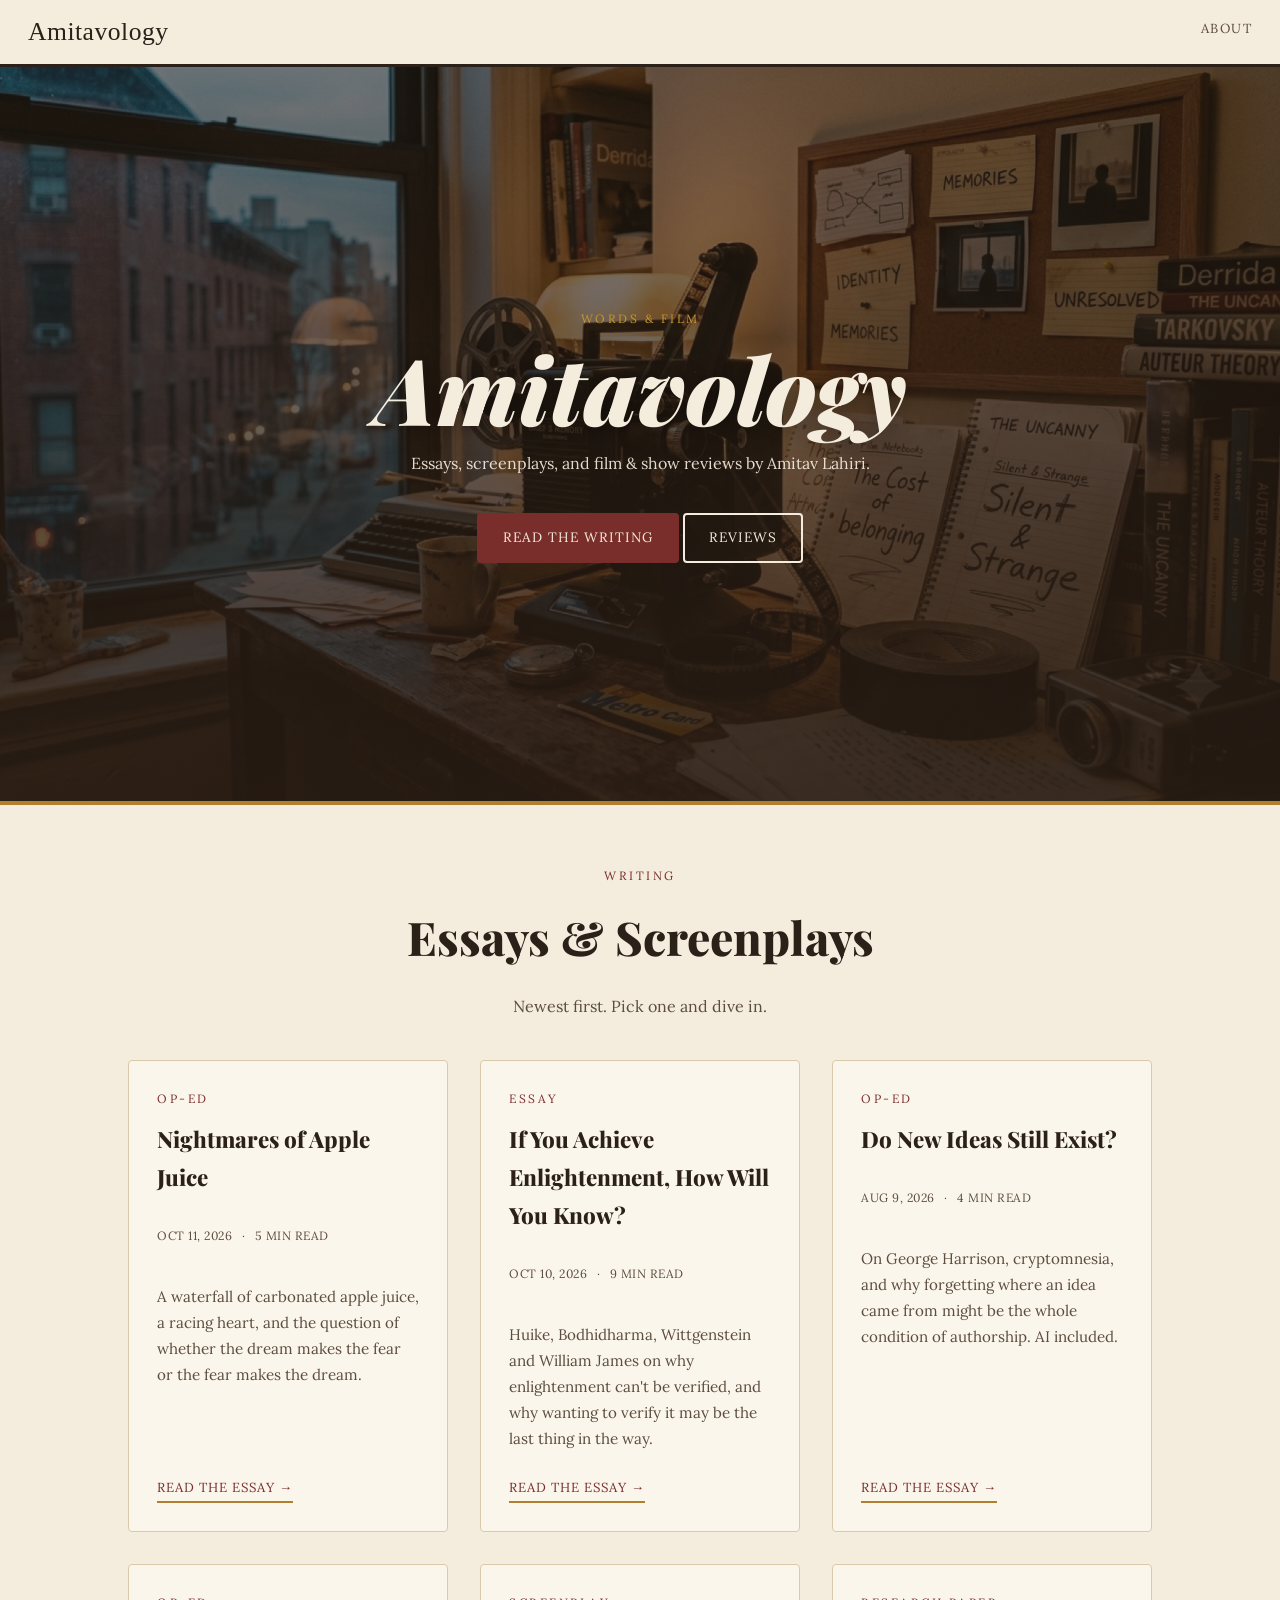
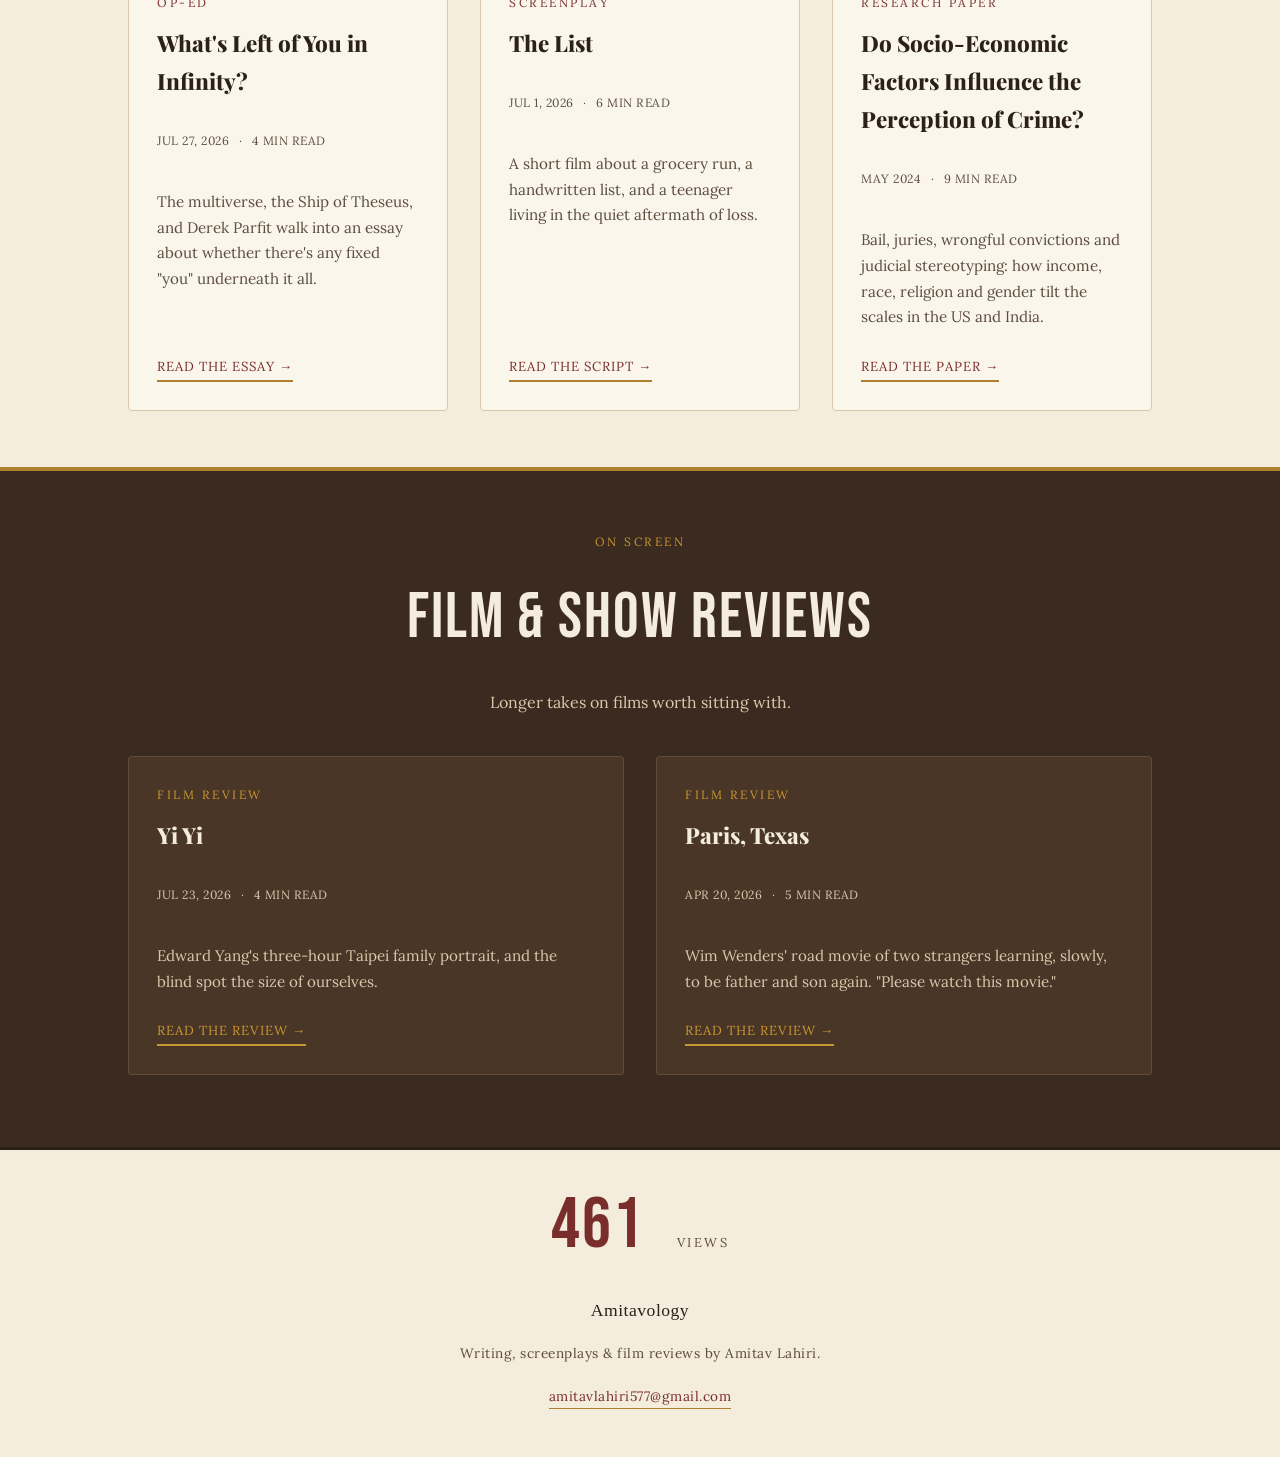
<file: index.html>
<!doctype html>
<html lang="en">
<head>
<meta charset="UTF-8">
<meta name="viewport" content="width=device-width, initial-scale=1.0">
<title>Amitavology | Writing &amp; Film by Amitav Lahiri</title>
<meta name="description" content="Essays, screenplays, and film &amp; show reviews by Amitav Lahiri.">
<link rel="preconnect" href="https://fonts.googleapis.com">
<link rel="preconnect" href="https://fonts.gstatic.com" crossorigin>
<link href="https://fonts.googleapis.com/css2?family=Permanent+Marker&family=Playfair+Display:ital,wght@0,700;0,800;0,900;1,600;1,900&family=Lora:ital,wght@0,400;0,500;0,600;1,500&family=Bebas+Neue&family=Courier+Prime:wght@400;700&display=swap" rel="stylesheet">
<link rel="stylesheet" href="assets/css/style.css">
</head>
<body>

<header class="site-header">
  <a href="#top" class="wordmark">Amitavology</a>
  <nav class="site-nav">
    <a href="about.html">About</a>
  </nav>
</header>

<section id="top" class="hero-dramatic" style="background-image: url('assets/images/home/hero.jpg'); background-position: center 40%;">
  <div class="hero-dramatic-content">
    <span class="eyebrow">Words &amp; Film</span>
    <h1 class="wordmark">Amitavology</h1>
    <p class="intro">Essays, screenplays, and film &amp; show reviews by Amitav Lahiri.</p>
    <div class="cta-row">
      <a href="#writing" class="btn solid">Read the Writing</a>
      <a href="#reviews" class="btn">Reviews</a>
    </div>
  </div>
</section>

<section id="writing" class="section">
  <div class="section-head">
    <span class="eyebrow">Writing</span>
    <h2>Essays &amp; Screenplays</h2>
    <p>Newest first. Pick one and dive in.</p>
  </div>

  <div class="card-grid">

    <article class="card">
      <span class="eyebrow">Op-Ed</span>
      <h3><a href="writing/nightmares-of-apple-juice.html">Nightmares of Apple Juice</a></h3>
      <p class="card-meta"><time datetime="2026-10-11">Oct 11, 2026</time><span>&middot;</span><span>5 min read</span></p>
      <p class="excerpt">A waterfall of carbonated apple juice, a racing heart, and the question of whether the dream makes the fear or the fear makes the dream.</p>
      <a href="writing/nightmares-of-apple-juice.html" class="read-more">Read the essay &rarr;</a>
    </article>

    <article class="card">
      <span class="eyebrow">Essay</span>
      <h3><a href="writing/enlightenment.html">If You Achieve Enlightenment, How Will You Know?</a></h3>
      <p class="card-meta"><time datetime="2026-10-10">Oct 10, 2026</time><span>&middot;</span><span>9 min read</span></p>
      <p class="excerpt">Huike, Bodhidharma, Wittgenstein and William James on why enlightenment can't be verified, and why wanting to verify it may be the last thing in the way.</p>
      <a href="writing/enlightenment.html" class="read-more">Read the essay &rarr;</a>
    </article>

    <article class="card">
      <span class="eyebrow">Op-Ed</span>
      <h3><a href="writing/cryptomnesia.html">Do New Ideas Still Exist?</a></h3>
      <p class="card-meta"><time datetime="2026-08-09">Aug 9, 2026</time><span>&middot;</span><span>4 min read</span></p>
      <p class="excerpt">On George Harrison, cryptomnesia, and why forgetting where an idea came from might be the whole condition of authorship. AI included.</p>
      <a href="writing/cryptomnesia.html" class="read-more">Read the essay &rarr;</a>
    </article>

    <article class="card">
      <span class="eyebrow">Op-Ed</span>
      <h3><a href="writing/multiverse.html">What's Left of You in Infinity?</a></h3>
      <p class="card-meta"><time datetime="2026-07-27">Jul 27, 2026</time><span>&middot;</span><span>4 min read</span></p>
      <p class="excerpt">The multiverse, the Ship of Theseus, and Derek Parfit walk into an essay about whether there's any fixed "you" underneath it all.</p>
      <a href="writing/multiverse.html" class="read-more">Read the essay &rarr;</a>
    </article>

    <article class="card">
      <span class="eyebrow">Screenplay</span>
      <h3><a href="writing/the-list.html">The List</a></h3>
      <p class="card-meta"><time datetime="2026-07-01">Jul 1, 2026</time><span>&middot;</span><span>6 min read</span></p>
      <p class="excerpt">A short film about a grocery run, a handwritten list, and a teenager living in the quiet aftermath of loss.</p>
      <a href="writing/the-list.html" class="read-more">Read the script &rarr;</a>
    </article>

    <article class="card">
      <span class="eyebrow">Research Paper</span>
      <h3><a href="writing/crime-and-justice.html">Do Socio-Economic Factors Influence the Perception of Crime?</a></h3>
      <p class="card-meta"><time datetime="2024-05">May 2024</time><span>&middot;</span><span>9 min read</span></p>
      <p class="excerpt">Bail, juries, wrongful convictions and judicial stereotyping: how income, race, religion and gender tilt the scales in the US and India.</p>
      <a href="writing/crime-and-justice.html" class="read-more">Read the paper &rarr;</a>
    </article>

  </div>
</section>

<section id="reviews" class="cinema">
<div class="section">
  <div class="section-head">
    <span class="eyebrow">On Screen</span>
    <h2>Film &amp; Show Reviews</h2>
    <p>Longer takes on films worth sitting with.</p>
  </div>

  <div class="card-grid">

    <article class="card">
      <span class="eyebrow">Film Review</span>
      <h3><a href="reviews/yi-yi.html">Yi Yi</a></h3>
      <p class="card-meta"><time datetime="2026-07-23">Jul 23, 2026</time><span>&middot;</span><span>4 min read</span></p>
      <p class="excerpt">Edward Yang's three-hour Taipei family portrait, and the blind spot the size of ourselves.</p>
      <a href="reviews/yi-yi.html" class="read-more">Read the review &rarr;</a>
    </article>

    <article class="card">
      <span class="eyebrow">Film Review</span>
      <h3><a href="reviews/paris-texas.html">Paris, Texas</a></h3>
      <p class="card-meta"><time datetime="2026-04-20">Apr 20, 2026</time><span>&middot;</span><span>5 min read</span></p>
      <p class="excerpt">Wim Wenders' road movie of two strangers learning, slowly, to be father and son again. "Please watch this movie."</p>
      <a href="reviews/paris-texas.html" class="read-more">Read the review &rarr;</a>
    </article>

  </div>
</div>
</section>

<footer class="site-footer">
  <div class="view-count done" data-target="1000">
    <span class="view-count-num">1,000</span><span class="view-count-plus">+</span>
    <span class="view-count-label">views</span>
  </div>
  <span class="wordmark">Amitavology</span>
  <p>Writing, screenplays &amp; film reviews by Amitav Lahiri.</p>
  <a class="footer-email" href="mailto:amitavlahiri577@gmail.com">amitavlahiri577@gmail.com</a>
</footer>

<script>
// The markup already reads "1,000+" so the number is correct without JS.
// As an enhancement, count up 0 -> target when the footer scrolls into view,
// but only if it starts off-screen (so nobody ever sees a stuck "0").
(function () {
  var box = document.querySelector('.view-count');
  if (!box) return;
  var num = box.querySelector('.view-count-num');
  var target = +box.dataset.target;
  var fmt = function (n) { return n.toLocaleString('en-US'); };
  if (!target || !('IntersectionObserver' in window) ||
      window.matchMedia('(prefers-reduced-motion: reduce)').matches) return;
  if (box.getBoundingClientRect().top < window.innerHeight) return;
  var run = function () {
    box.classList.remove('done');
    num.textContent = fmt(0);
    var start = performance.now();
    var tick = function (now) {
      var t = Math.min((now - start) / 2000, 1);
      num.textContent = fmt(Math.round(target * (1 - Math.pow(1 - t, 3))));
      if (t < 1) requestAnimationFrame(tick);
      else box.classList.add('done');
    };
    requestAnimationFrame(tick);
  };
  new IntersectionObserver(function (entries, obs) {
    if (entries[0].isIntersecting) { obs.disconnect(); run(); }
  }, { threshold: 0.1 }).observe(box);
})();
</script>
</body>
</html>
</file>
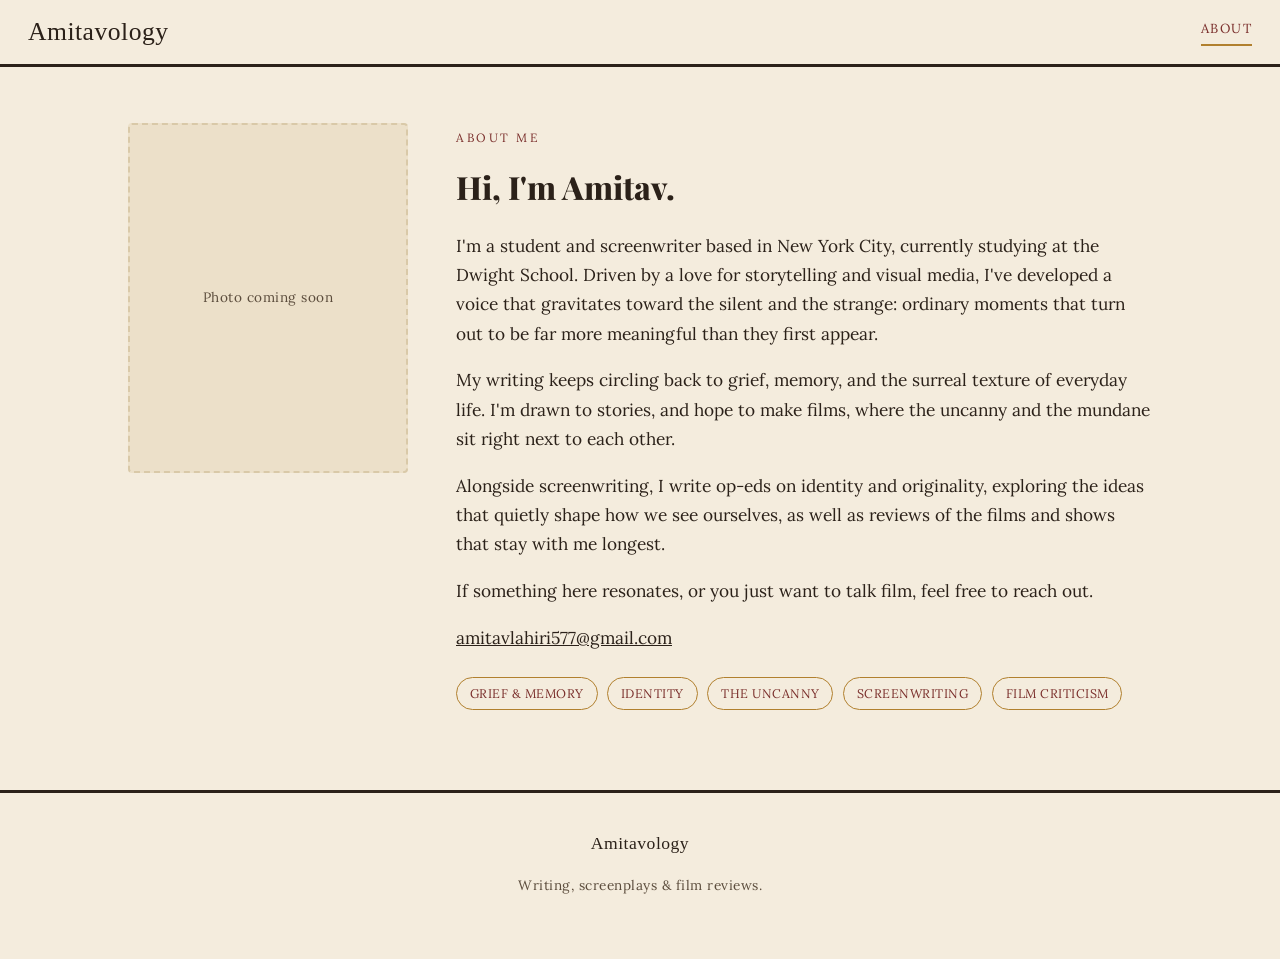
<file: about.html>
<!doctype html>
<html lang="en">
<head>
<meta charset="UTF-8">
<meta name="viewport" content="width=device-width, initial-scale=1.0">
<title>About | Amitavology</title>
<link rel="preconnect" href="https://fonts.googleapis.com">
<link rel="preconnect" href="https://fonts.gstatic.com" crossorigin>
<link href="https://fonts.googleapis.com/css2?family=Permanent+Marker&family=Playfair+Display:ital,wght@0,700;0,800;0,900;1,600&family=Lora:ital,wght@0,400;0,500;0,600;1,500&family=Bebas+Neue&family=Courier+Prime:wght@400;700&display=swap" rel="stylesheet">
<link rel="stylesheet" href="assets/css/style.css">
</head>
<body>

<header class="site-header">
  <a href="index.html" class="wordmark">Amitavology</a>
  <nav class="site-nav">
    <a href="about.html" aria-current="page">About</a>
  </nav>
</header>

<div class="about-grid">

  <!--
    Photo placeholder, replace this whole <div class="photo-box">...</div>
    with: <img src="assets/images/about/amitav.jpg" alt="Amitav Lahiri">
    once a photo is ready.
  -->
  <div class="photo-box">Photo coming soon</div>

  <div class="about-copy">
    <span class="eyebrow">About Me</span>
    <h1>Hi, I'm Amitav.</h1>
    <p>I'm a student and screenwriter based in New York City, currently studying at the Dwight School. Driven by a love for storytelling and visual media, I've developed a voice that gravitates toward the silent and the strange: ordinary moments that turn out to be far more meaningful than they first appear.</p>
    <p>My writing keeps circling back to grief, memory, and the surreal texture of everyday life. I'm drawn to stories, and hope to make films, where the uncanny and the mundane sit right next to each other.</p>
    <p>Alongside screenwriting, I write op-eds on identity and originality, exploring the ideas that quietly shape how we see ourselves, as well as reviews of the films and shows that stay with me longest.</p>
    <p>If something here resonates, or you just want to talk film, feel free to reach out.</p>
    <p><a class="footer-email" href="mailto:amitavlahiri577@gmail.com">amitavlahiri577@gmail.com</a></p>
    <div class="theme-tags">
      <span>Grief &amp; Memory</span>
      <span>Identity</span>
      <span>The Uncanny</span>
      <span>Screenwriting</span>
      <span>Film Criticism</span>
    </div>
  </div>

</div>

<footer class="site-footer">
  <span class="wordmark">Amitavology</span>
  <p>Writing, screenplays &amp; film reviews.</p>
</footer>

</body>
</html>
</file>
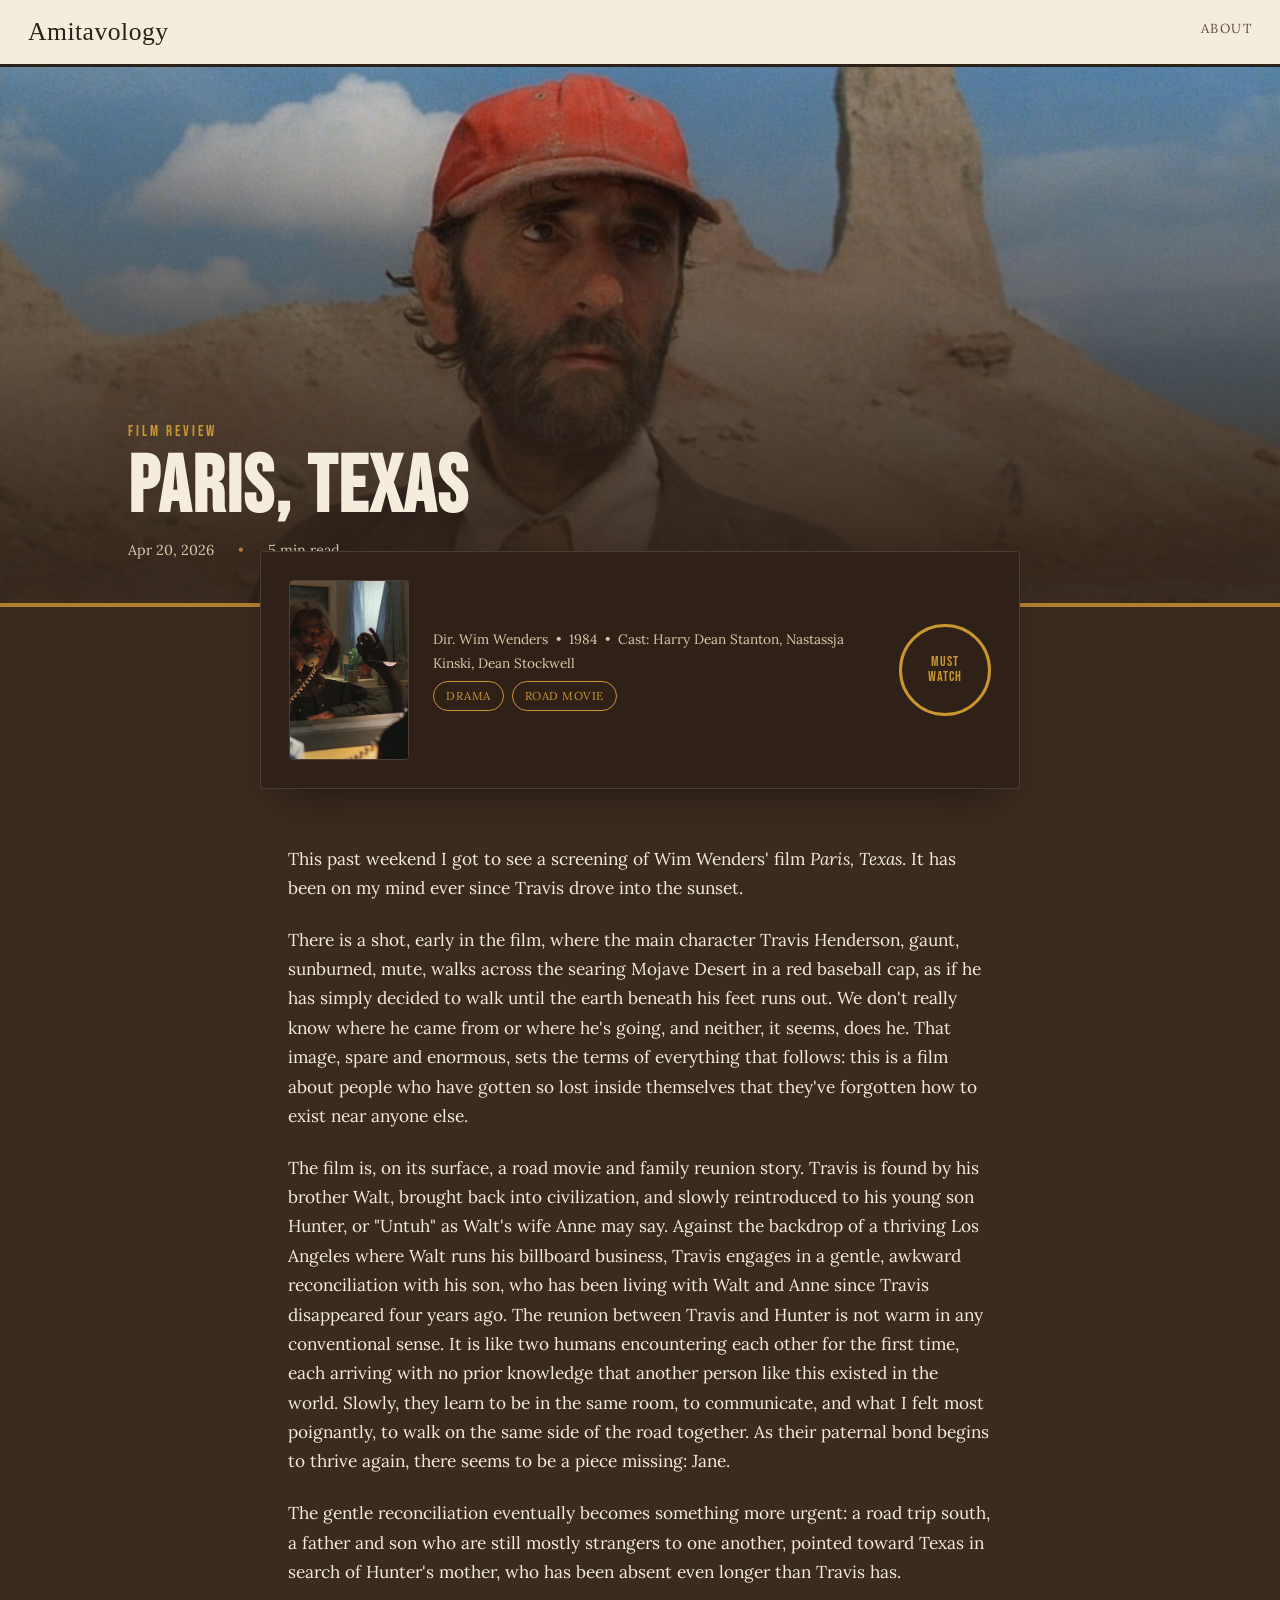
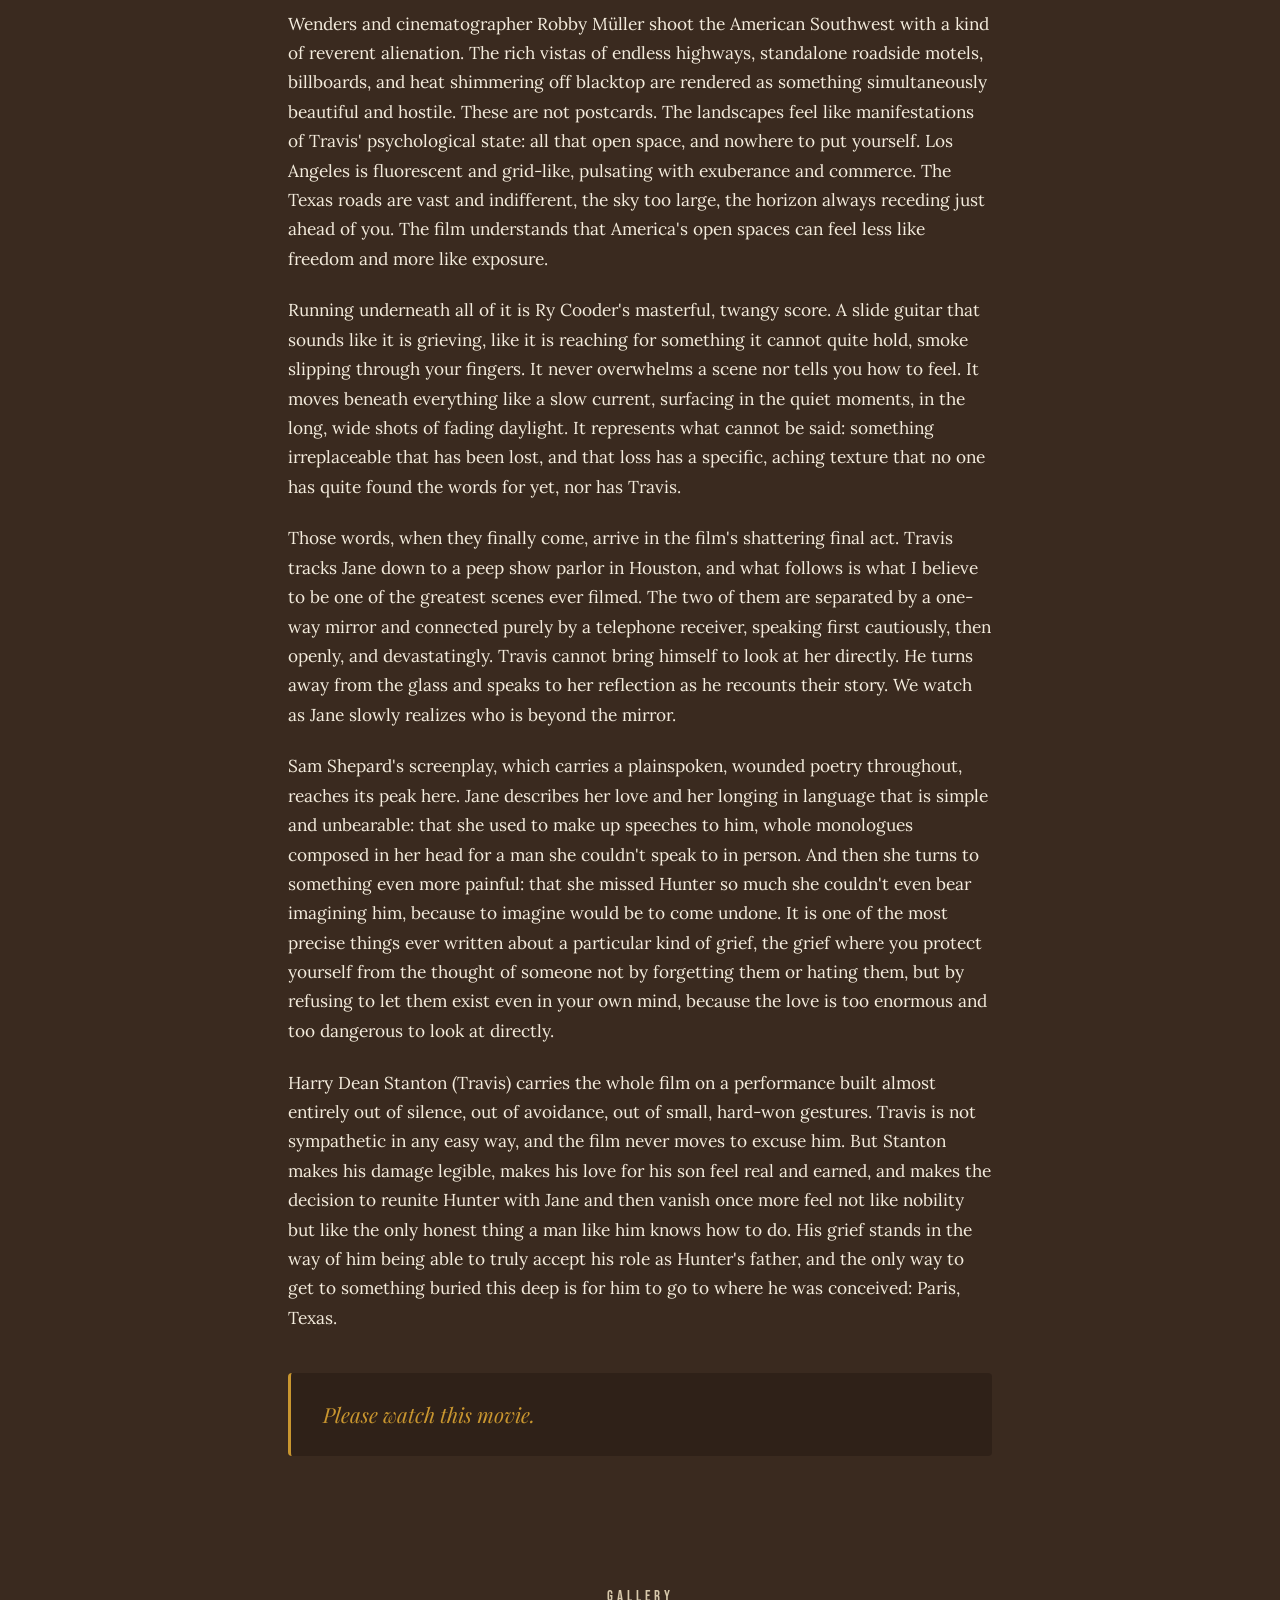
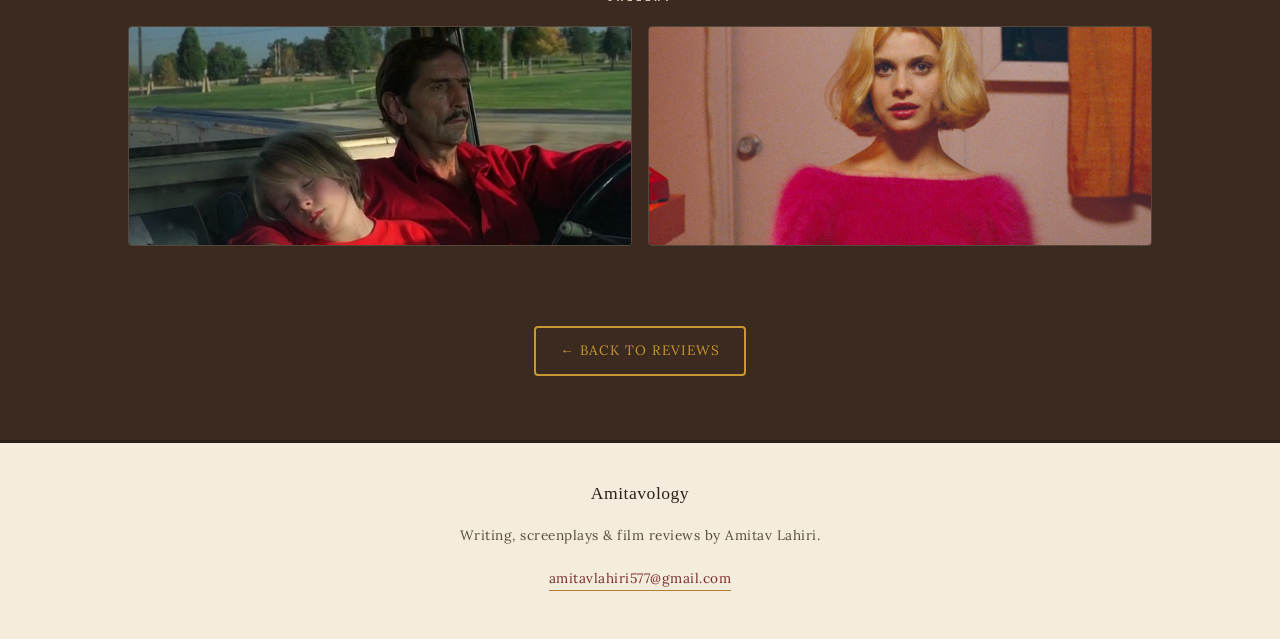
<file: reviews/paris-texas.html>
<!doctype html>
<html lang="en">
<head>
<meta charset="UTF-8">
<meta name="viewport" content="width=device-width, initial-scale=1.0">
<title>Paris, Texas | Amitavology</title>
<link rel="preconnect" href="https://fonts.googleapis.com">
<link rel="preconnect" href="https://fonts.gstatic.com" crossorigin>
<link href="https://fonts.googleapis.com/css2?family=Permanent+Marker&family=Playfair+Display:ital,wght@0,700;0,800;0,900;1,600&family=Lora:ital,wght@0,400;0,500;0,600;1,500&family=Bebas+Neue&family=Courier+Prime:wght@400;700&display=swap" rel="stylesheet">
<link rel="stylesheet" href="../assets/css/style.css">
</head>
<body>

<header class="site-header">
  <a href="../index.html" class="wordmark">Amitavology</a>
  <nav class="site-nav">
    <a href="../about.html">About</a>
  </nav>
</header>

<section class="cinema">
<div class="review-hero" style="background-image: url('../assets/images/paris-texas/image3.png');">
  <div class="review-hero-content">
    <span class="film-tag">FILM REVIEW</span>
    <h1>Paris, Texas</h1>
    <div class="review-meta-row">
      <span>Apr 20, 2026</span>
      <span class="divider">&bull;</span>
      <span>5 min read</span>
    </div>
  </div>
</div>

<div class="review-infocard">
  <img class="review-poster" src="../assets/images/paris-texas/image1.png" alt="Still from Paris, Texas: Travis at the peep show parlor mirror">
  <div>
    <p style="margin: 0 0 0.4rem; color: var(--noir-text-soft); font-size: 0.85rem;">Dir. Wim Wenders &nbsp;&bull;&nbsp; 1984 &nbsp;&bull;&nbsp; Cast: Harry Dean Stanton, Nastassja Kinski, Dean Stockwell</p>
    <div class="genre-pills">
      <span>Drama</span>
      <span>Road Movie</span>
    </div>
  </div>
  <div class="verdict-ribbon">MUST<br>WATCH</div>
</div>

<div class="review-body">
  <p>This past weekend I got to see a screening of Wim Wenders' film <em>Paris, Texas</em>. It has been on my mind ever since Travis drove into the sunset.</p>

  <p>There is a shot, early in the film, where the main character Travis Henderson, gaunt, sunburned, mute, walks across the searing Mojave Desert in a red baseball cap, as if he has simply decided to walk until the earth beneath his feet runs out. We don't really know where he came from or where he's going, and neither, it seems, does he. That image, spare and enormous, sets the terms of everything that follows: this is a film about people who have gotten so lost inside themselves that they've forgotten how to exist near anyone else.</p>

  <p>The film is, on its surface, a road movie and family reunion story. Travis is found by his brother Walt, brought back into civilization, and slowly reintroduced to his young son Hunter, or "Untuh" as Walt's wife Anne may say. Against the backdrop of a thriving Los Angeles where Walt runs his billboard business, Travis engages in a gentle, awkward reconciliation with his son, who has been living with Walt and Anne since Travis disappeared four years ago. The reunion between Travis and Hunter is not warm in any conventional sense. It is like two humans encountering each other for the first time, each arriving with no prior knowledge that another person like this existed in the world. Slowly, they learn to be in the same room, to communicate, and what I felt most poignantly, to walk on the same side of the road together. As their paternal bond begins to thrive again, there seems to be a piece missing: Jane.</p>

  <p>The gentle reconciliation eventually becomes something more urgent: a road trip south, a father and son who are still mostly strangers to one another, pointed toward Texas in search of Hunter's mother, who has been absent even longer than Travis has.</p>

  <p>Wenders and cinematographer Robby Müller shoot the American Southwest with a kind of reverent alienation. The rich vistas of endless highways, standalone roadside motels, billboards, and heat shimmering off blacktop are rendered as something simultaneously beautiful and hostile. These are not postcards. The landscapes feel like manifestations of Travis' psychological state: all that open space, and nowhere to put yourself. Los Angeles is fluorescent and grid-like, pulsating with exuberance and commerce. The Texas roads are vast and indifferent, the sky too large, the horizon always receding just ahead of you. The film understands that America's open spaces can feel less like freedom and more like exposure.</p>

  <p>Running underneath all of it is Ry Cooder's masterful, twangy score. A slide guitar that sounds like it is grieving, like it is reaching for something it cannot quite hold, smoke slipping through your fingers. It never overwhelms a scene nor tells you how to feel. It moves beneath everything like a slow current, surfacing in the quiet moments, in the long, wide shots of fading daylight. It represents what cannot be said: something irreplaceable that has been lost, and that loss has a specific, aching texture that no one has quite found the words for yet, nor has Travis.</p>

  <p>Those words, when they finally come, arrive in the film's shattering final act. Travis tracks Jane down to a peep show parlor in Houston, and what follows is what I believe to be one of the greatest scenes ever filmed. The two of them are separated by a one-way mirror and connected purely by a telephone receiver, speaking first cautiously, then openly, and devastatingly. Travis cannot bring himself to look at her directly. He turns away from the glass and speaks to her reflection as he recounts their story. We watch as Jane slowly realizes who is beyond the mirror.</p>

  <p>Sam Shepard's screenplay, which carries a plainspoken, wounded poetry throughout, reaches its peak here. Jane describes her love and her longing in language that is simple and unbearable: that she used to make up speeches to him, whole monologues composed in her head for a man she couldn't speak to in person. And then she turns to something even more painful: that she missed Hunter so much she couldn't even bear imagining him, because to imagine would be to come undone. It is one of the most precise things ever written about a particular kind of grief, the grief where you protect yourself from the thought of someone not by forgetting them or hating them, but by refusing to let them exist even in your own mind, because the love is too enormous and too dangerous to look at directly.</p>

  <p>Harry Dean Stanton (Travis) carries the whole film on a performance built almost entirely out of silence, out of avoidance, out of small, hard-won gestures. Travis is not sympathetic in any easy way, and the film never moves to excuse him. But Stanton makes his damage legible, makes his love for his son feel real and earned, and makes the decision to reunite Hunter with Jane and then vanish once more feel not like nobility but like the only honest thing a man like him knows how to do. His grief stands in the way of him being able to truly accept his role as Hunter's father, and the only way to get to something buried this deep is for him to go to where he was conceived: Paris, Texas.</p>

  <blockquote>Please watch this movie.</blockquote>
</div>

<p class="gallery-label">GALLERY</p>
<div class="gallery">
  <img src="../assets/images/paris-texas/image2.png" alt="Travis and his son Hunter riding together in the truck, Hunter asleep against his shoulder">
  <img src="../assets/images/paris-texas/image4.png" alt="Jane in a pink mohair sweater, seen through the one-way mirror">
</div>
<p class="back-row"><a href="../index.html#reviews" class="btn gold">&larr; Back to Reviews</a></p>
</section>

<footer class="site-footer">
  <span class="wordmark">Amitavology</span>
  <p>Writing, screenplays &amp; film reviews by Amitav Lahiri.</p>
  <a class="footer-email" href="mailto:amitavlahiri577@gmail.com">amitavlahiri577@gmail.com</a>
</footer>

</body>
</html>
</file>
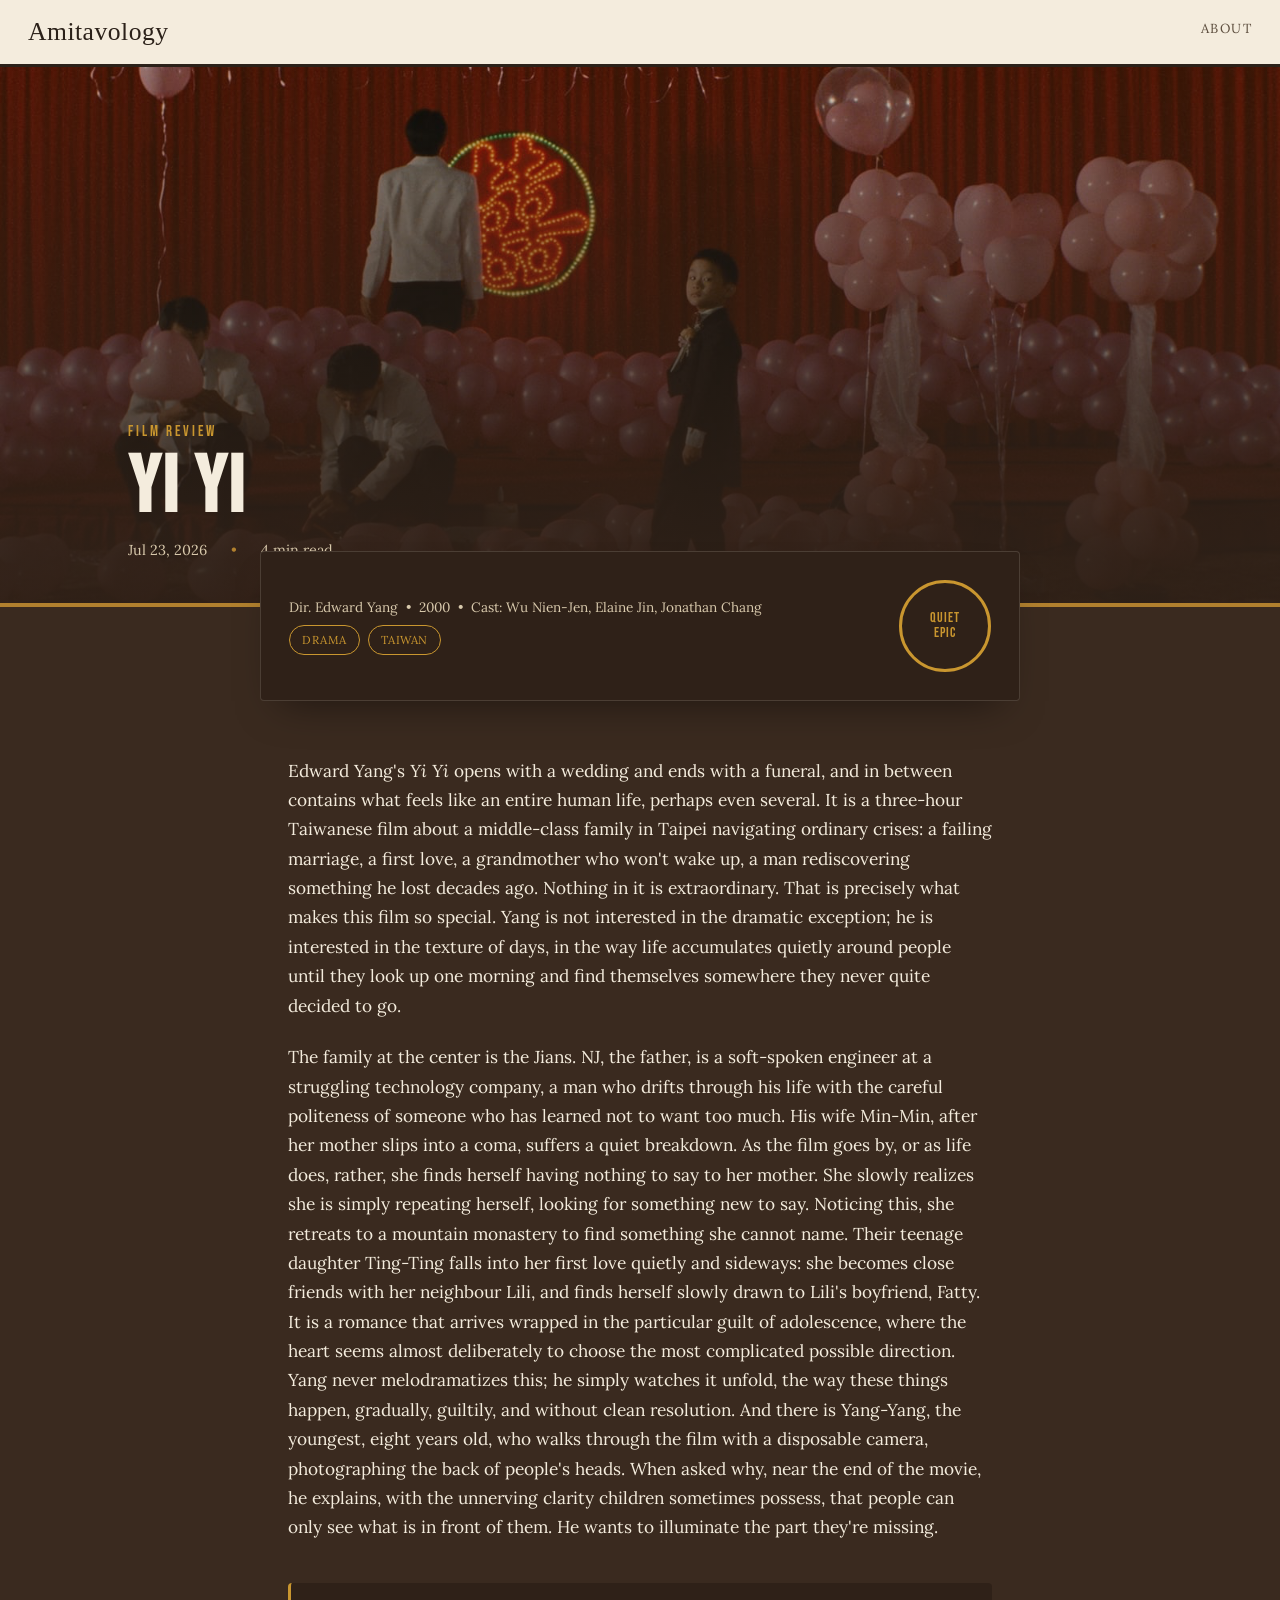
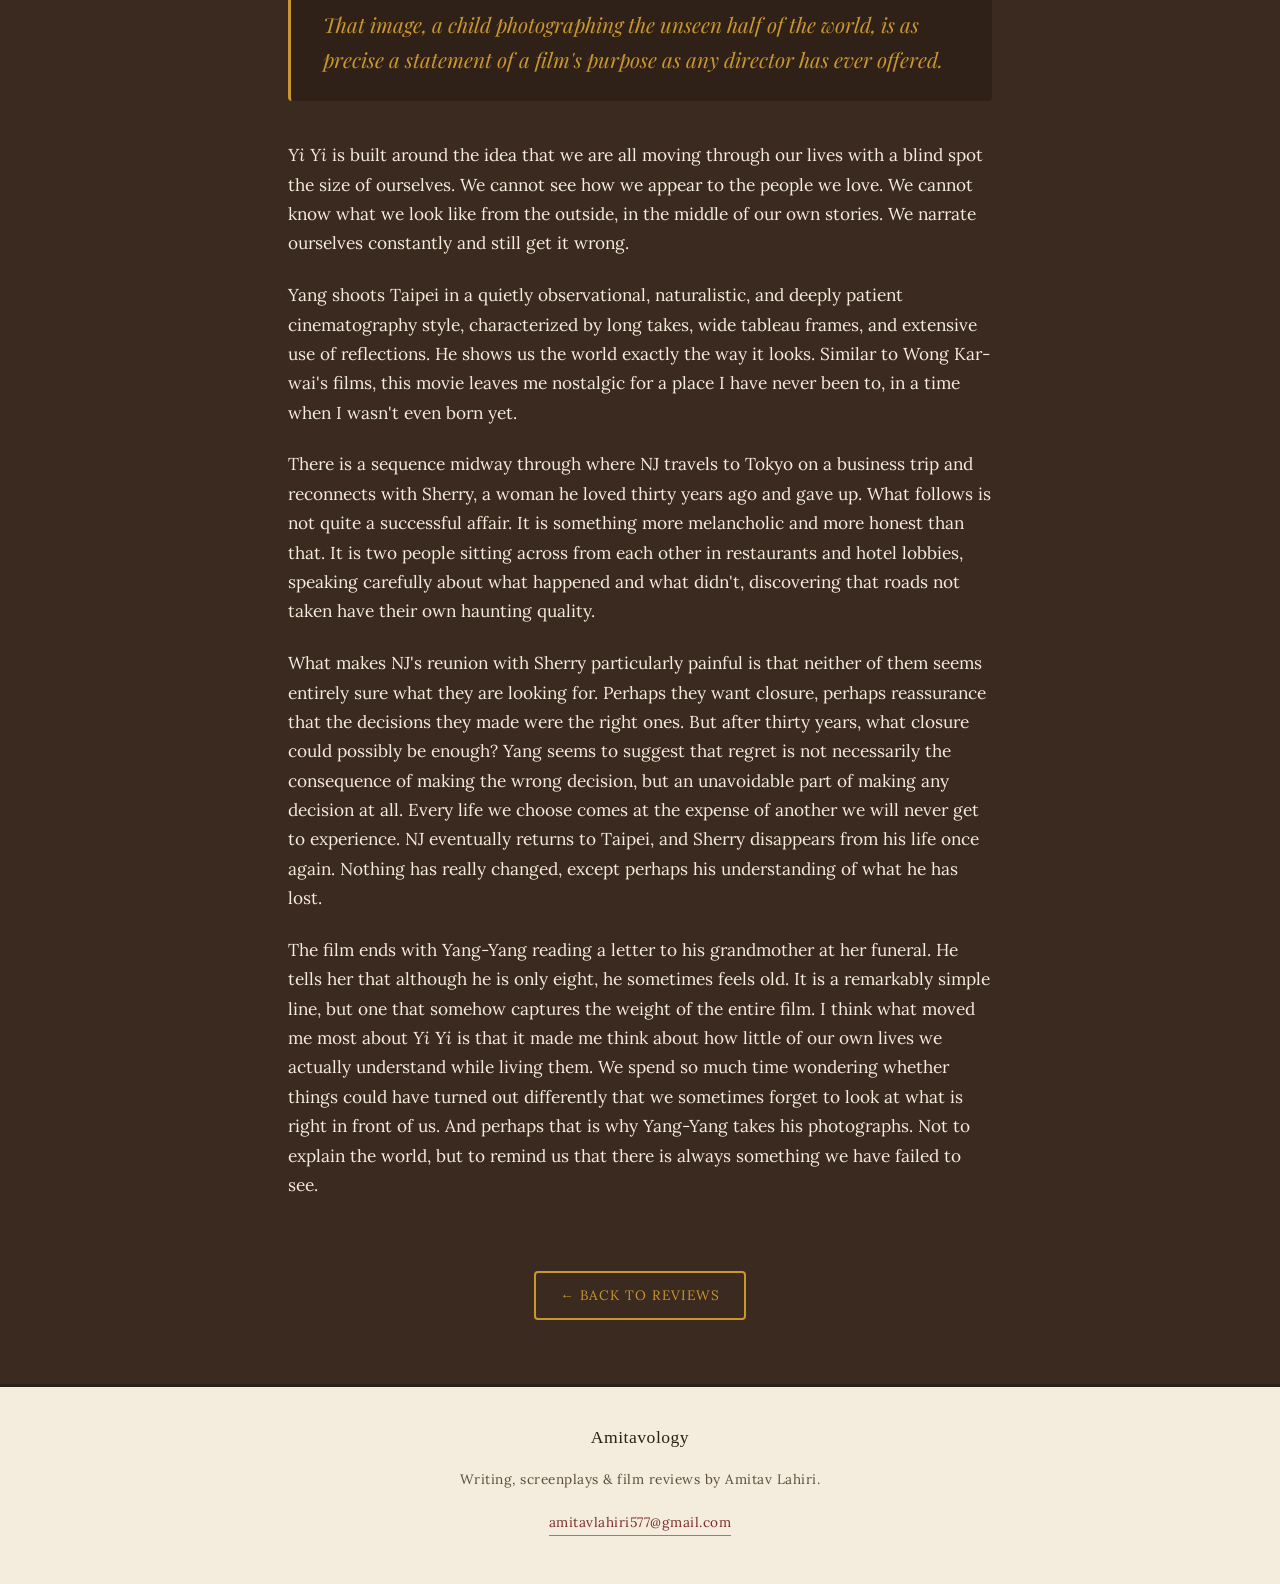
<file: reviews/yi-yi.html>
<!doctype html>
<html lang="en">
<head>
<meta charset="UTF-8">
<meta name="viewport" content="width=device-width, initial-scale=1.0">
<title>Yi Yi | Amitavology</title>
<link rel="preconnect" href="https://fonts.googleapis.com">
<link rel="preconnect" href="https://fonts.gstatic.com" crossorigin>
<link href="https://fonts.googleapis.com/css2?family=Permanent+Marker&family=Playfair+Display:ital,wght@0,700;0,800;0,900;1,600&family=Lora:ital,wght@0,400;0,500;0,600;1,500&family=Bebas+Neue&family=Courier+Prime:wght@400;700&display=swap" rel="stylesheet">
<link rel="stylesheet" href="../assets/css/style.css">
</head>
<body>

<header class="site-header">
  <a href="../index.html" class="wordmark">Amitavology</a>
  <nav class="site-nav">
    <a href="../about.html">About</a>
  </nav>
</header>

<section class="cinema">
<div class="review-hero" style="background-image: url('../assets/images/yi-yi/image1.png');">
  <div class="review-hero-content">
    <span class="film-tag">FILM REVIEW</span>
    <h1>Yi Yi</h1>
    <div class="review-meta-row">
      <span>Jul 23, 2026</span>
      <span class="divider">&bull;</span>
      <span>4 min read</span>
    </div>
  </div>
</div>

<div class="review-infocard" style="grid-template-columns: 1fr auto;">
  <div>
    <p style="margin: 0 0 0.4rem; color: var(--noir-text-soft); font-size: 0.85rem;">Dir. Edward Yang &nbsp;&bull;&nbsp; 2000 &nbsp;&bull;&nbsp; Cast: Wu Nien-Jen, Elaine Jin, Jonathan Chang</p>
    <div class="genre-pills">
      <span>Drama</span>
      <span>Taiwan</span>
    </div>
  </div>
  <div class="verdict-ribbon">QUIET<br>EPIC</div>
</div>

<div class="review-body">
  <p>Edward Yang's <em>Yi Yi</em> opens with a wedding and ends with a funeral, and in between contains what feels like an entire human life, perhaps even several. It is a three-hour Taiwanese film about a middle-class family in Taipei navigating ordinary crises: a failing marriage, a first love, a grandmother who won't wake up, a man rediscovering something he lost decades ago. Nothing in it is extraordinary. That is precisely what makes this film so special. Yang is not interested in the dramatic exception; he is interested in the texture of days, in the way life accumulates quietly around people until they look up one morning and find themselves somewhere they never quite decided to go.</p>

  <p>The family at the center is the Jians. NJ, the father, is a soft-spoken engineer at a struggling technology company, a man who drifts through his life with the careful politeness of someone who has learned not to want too much. His wife Min-Min, after her mother slips into a coma, suffers a quiet breakdown. As the film goes by, or as life does, rather, she finds herself having nothing to say to her mother. She slowly realizes she is simply repeating herself, looking for something new to say. Noticing this, she retreats to a mountain monastery to find something she cannot name. Their teenage daughter Ting-Ting falls into her first love quietly and sideways: she becomes close friends with her neighbour Lili, and finds herself slowly drawn to Lili's boyfriend, Fatty. It is a romance that arrives wrapped in the particular guilt of adolescence, where the heart seems almost deliberately to choose the most complicated possible direction. Yang never melodramatizes this; he simply watches it unfold, the way these things happen, gradually, guiltily, and without clean resolution. And there is Yang-Yang, the youngest, eight years old, who walks through the film with a disposable camera, photographing the back of people's heads. When asked why, near the end of the movie, he explains, with the unnerving clarity children sometimes possess, that people can only see what is in front of them. He wants to illuminate the part they're missing.</p>

  <blockquote>That image, a child photographing the unseen half of the world, is as precise a statement of a film's purpose as any director has ever offered.</blockquote>

  <p><em>Yi Yi</em> is built around the idea that we are all moving through our lives with a blind spot the size of ourselves. We cannot see how we appear to the people we love. We cannot know what we look like from the outside, in the middle of our own stories. We narrate ourselves constantly and still get it wrong.</p>

  <p>Yang shoots Taipei in a quietly observational, naturalistic, and deeply patient cinematography style, characterized by long takes, wide tableau frames, and extensive use of reflections. He shows us the world exactly the way it looks. Similar to Wong Kar-wai's films, this movie leaves me nostalgic for a place I have never been to, in a time when I wasn't even born yet.</p>

  <p>There is a sequence midway through where NJ travels to Tokyo on a business trip and reconnects with Sherry, a woman he loved thirty years ago and gave up. What follows is not quite a successful affair. It is something more melancholic and more honest than that. It is two people sitting across from each other in restaurants and hotel lobbies, speaking carefully about what happened and what didn't, discovering that roads not taken have their own haunting quality.</p>

  <p>What makes NJ's reunion with Sherry particularly painful is that neither of them seems entirely sure what they are looking for. Perhaps they want closure, perhaps reassurance that the decisions they made were the right ones. But after thirty years, what closure could possibly be enough? Yang seems to suggest that regret is not necessarily the consequence of making the wrong decision, but an unavoidable part of making any decision at all. Every life we choose comes at the expense of another we will never get to experience. NJ eventually returns to Taipei, and Sherry disappears from his life once again. Nothing has really changed, except perhaps his understanding of what he has lost.</p>

  <p>The film ends with Yang-Yang reading a letter to his grandmother at her funeral. He tells her that although he is only eight, he sometimes feels old. It is a remarkably simple line, but one that somehow captures the weight of the entire film. I think what moved me most about <em>Yi Yi</em> is that it made me think about how little of our own lives we actually understand while living them. We spend so much time wondering whether things could have turned out differently that we sometimes forget to look at what is right in front of us. And perhaps that is why Yang-Yang takes his photographs. Not to explain the world, but to remind us that there is always something we have failed to see.</p>
</div>
<p class="back-row"><a href="../index.html#reviews" class="btn gold">&larr; Back to Reviews</a></p>
</section>

<footer class="site-footer">
  <span class="wordmark">Amitavology</span>
  <p>Writing, screenplays &amp; film reviews by Amitav Lahiri.</p>
  <a class="footer-email" href="mailto:amitavlahiri577@gmail.com">amitavlahiri577@gmail.com</a>
</footer>

</body>
</html>
</file>
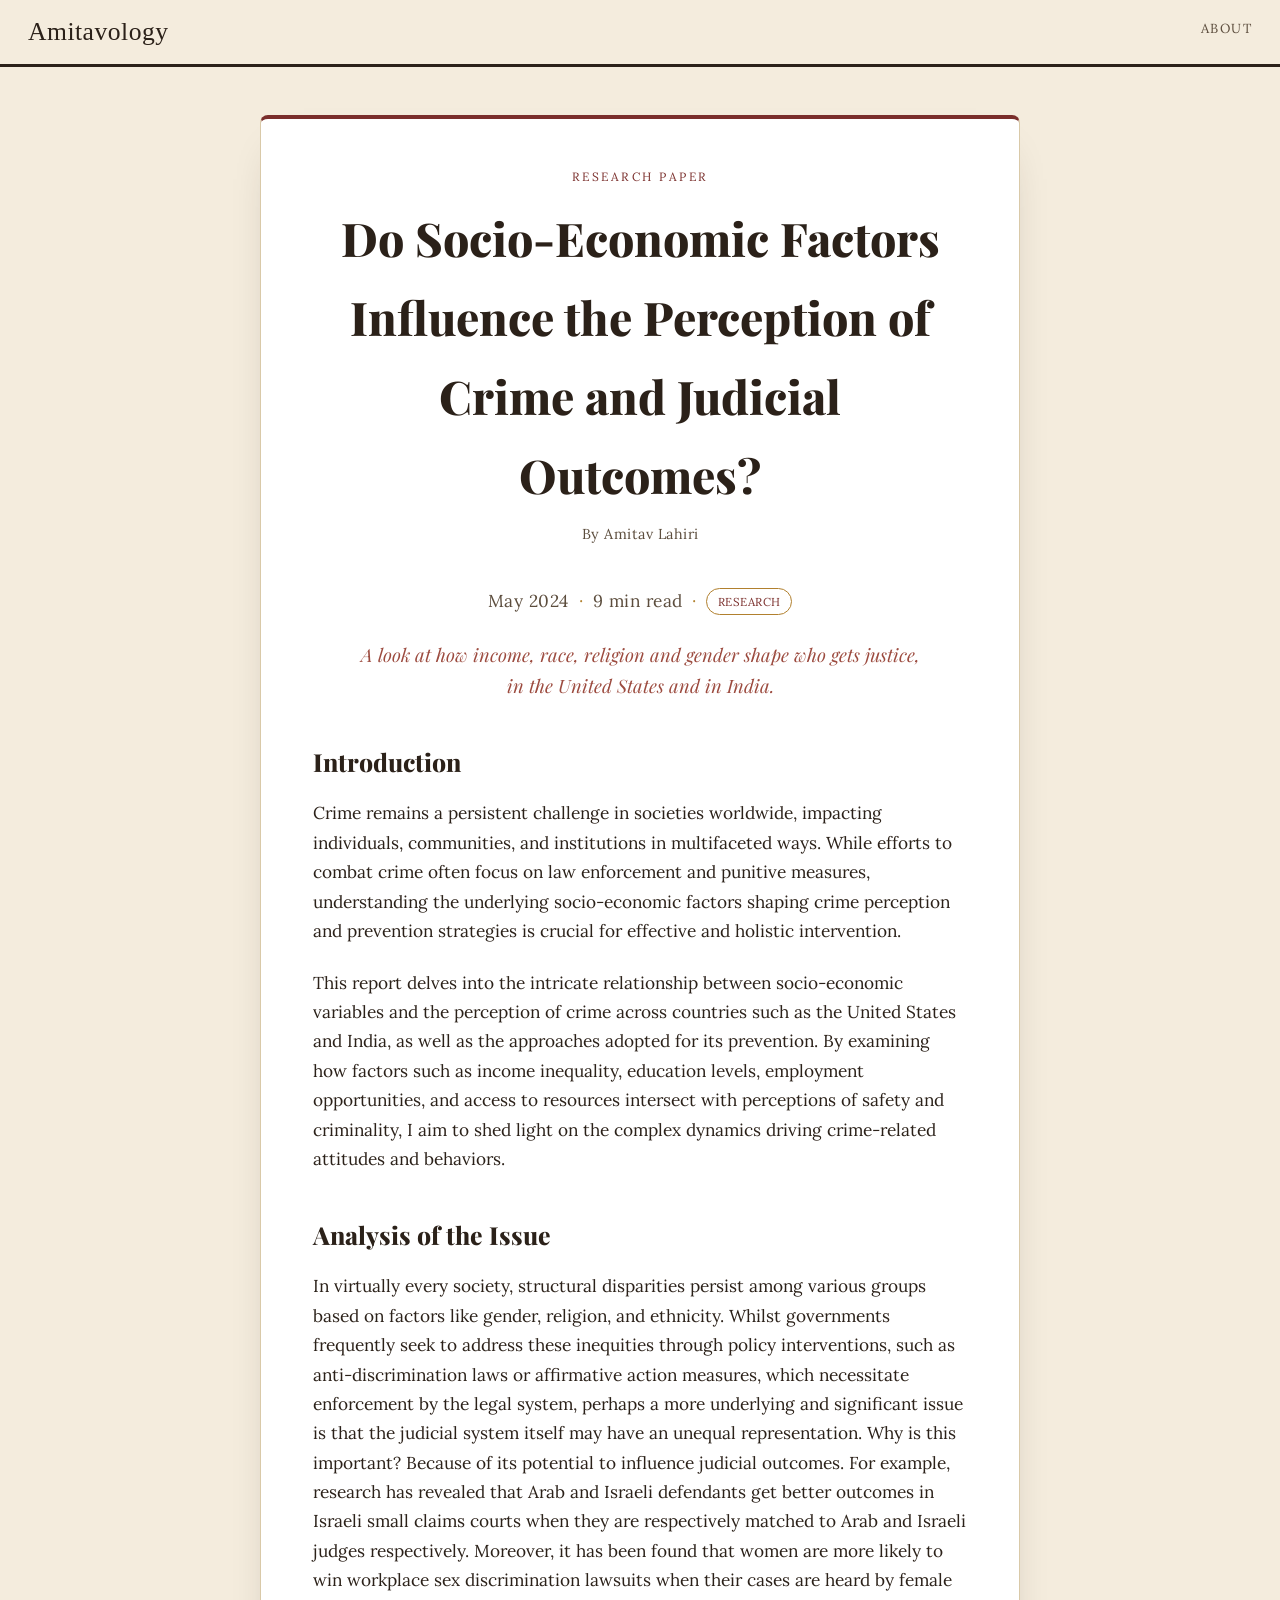
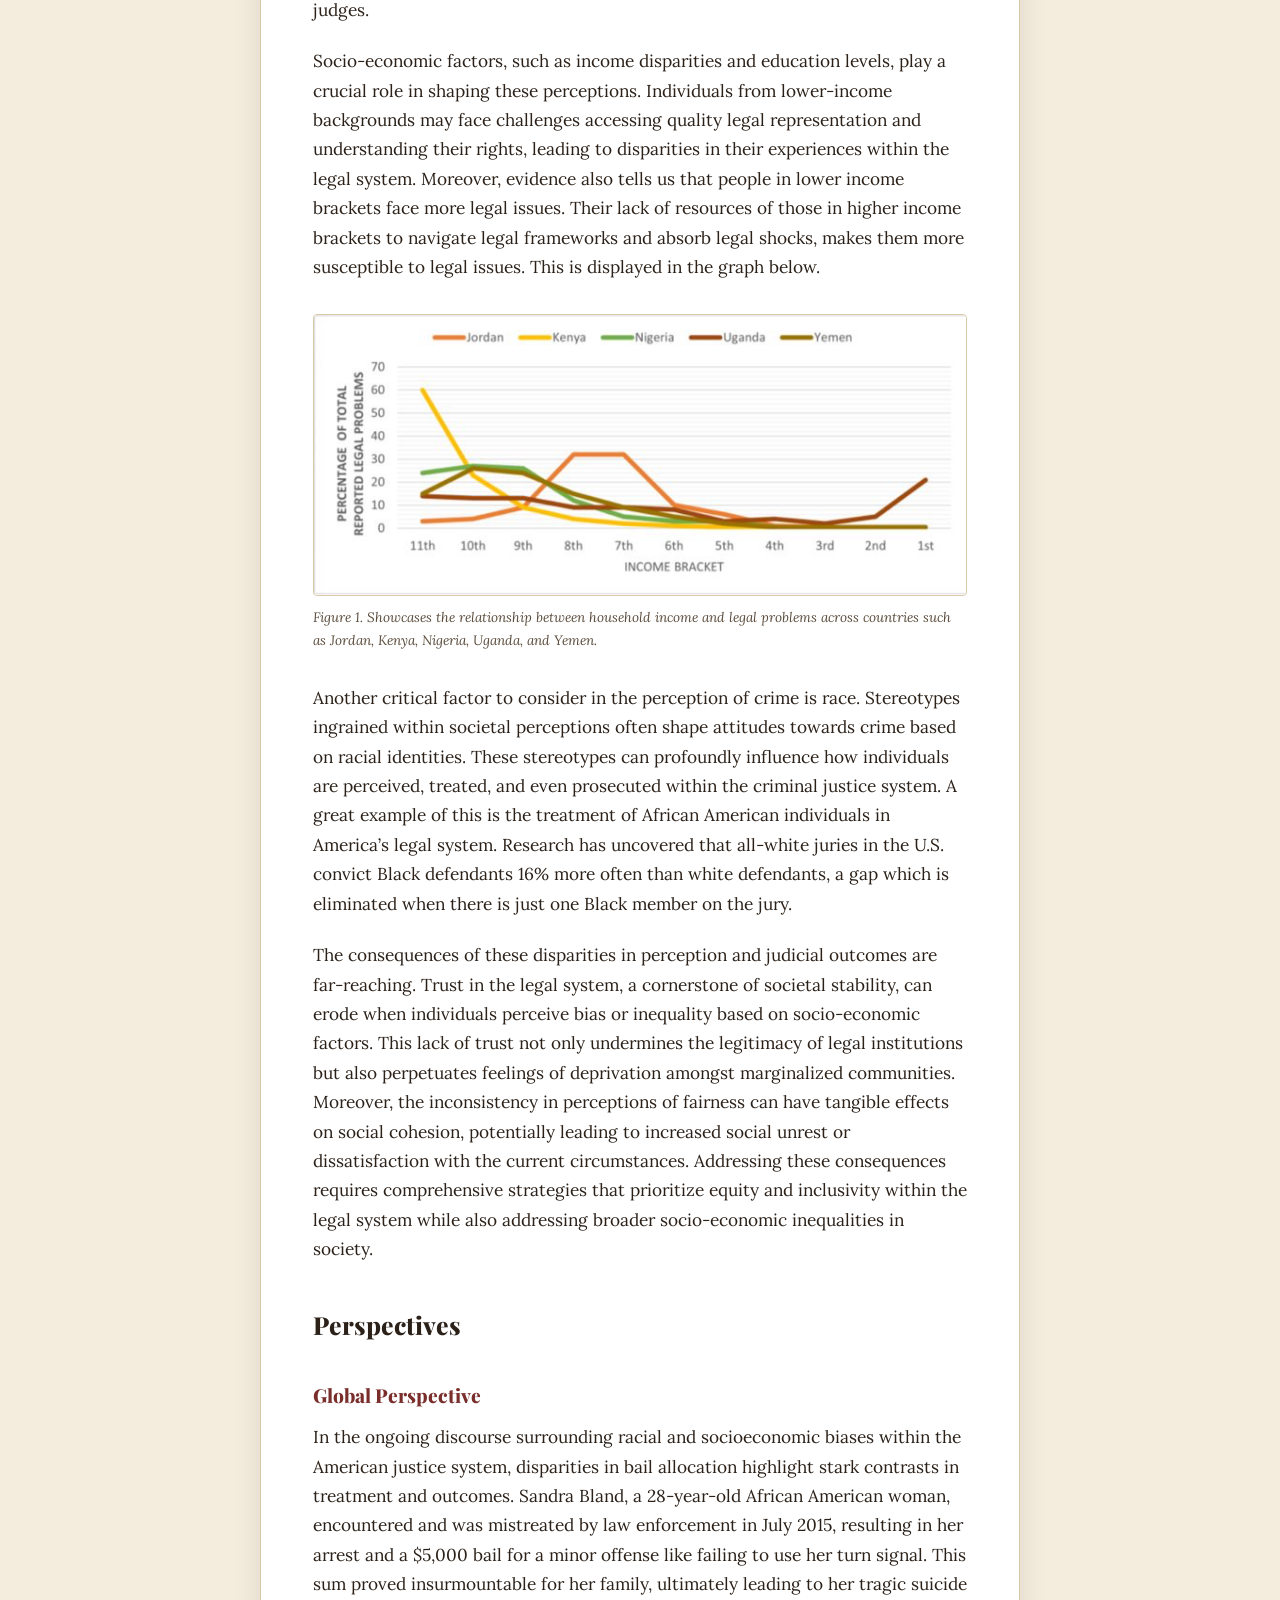
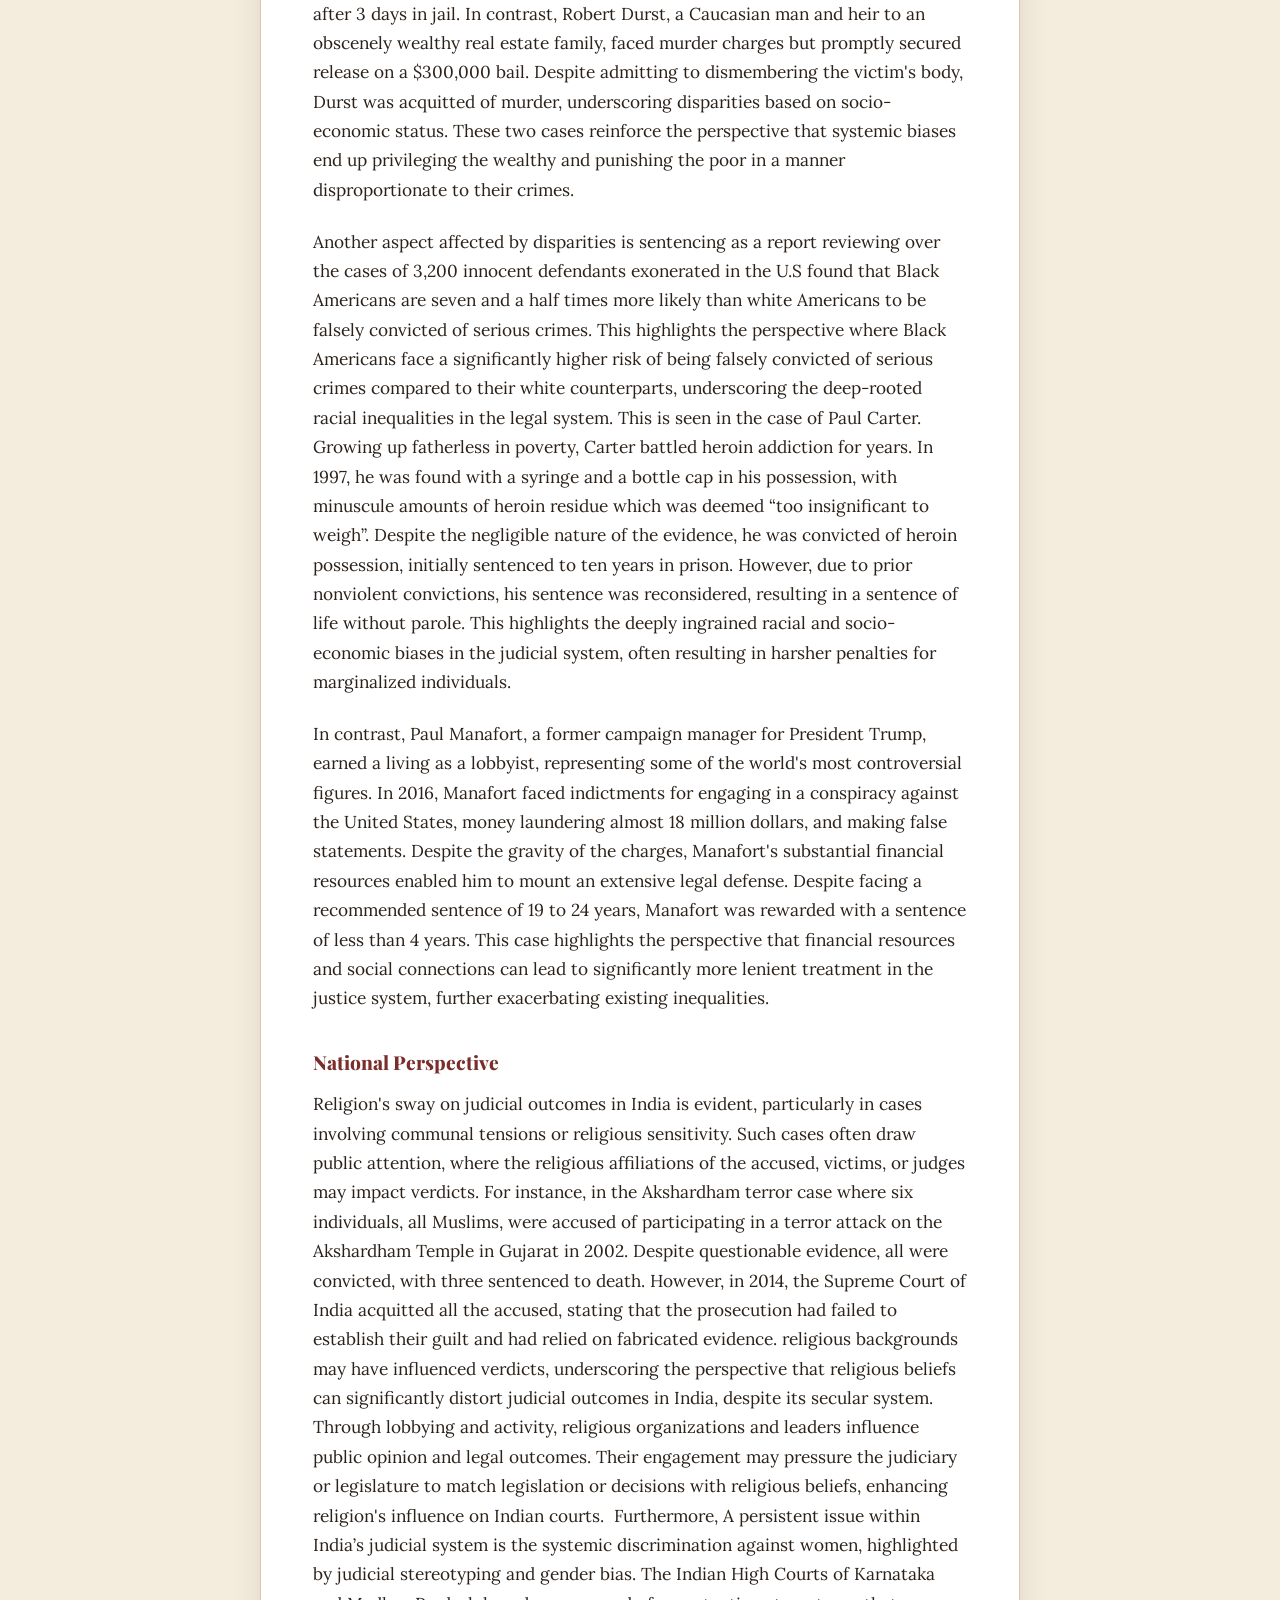
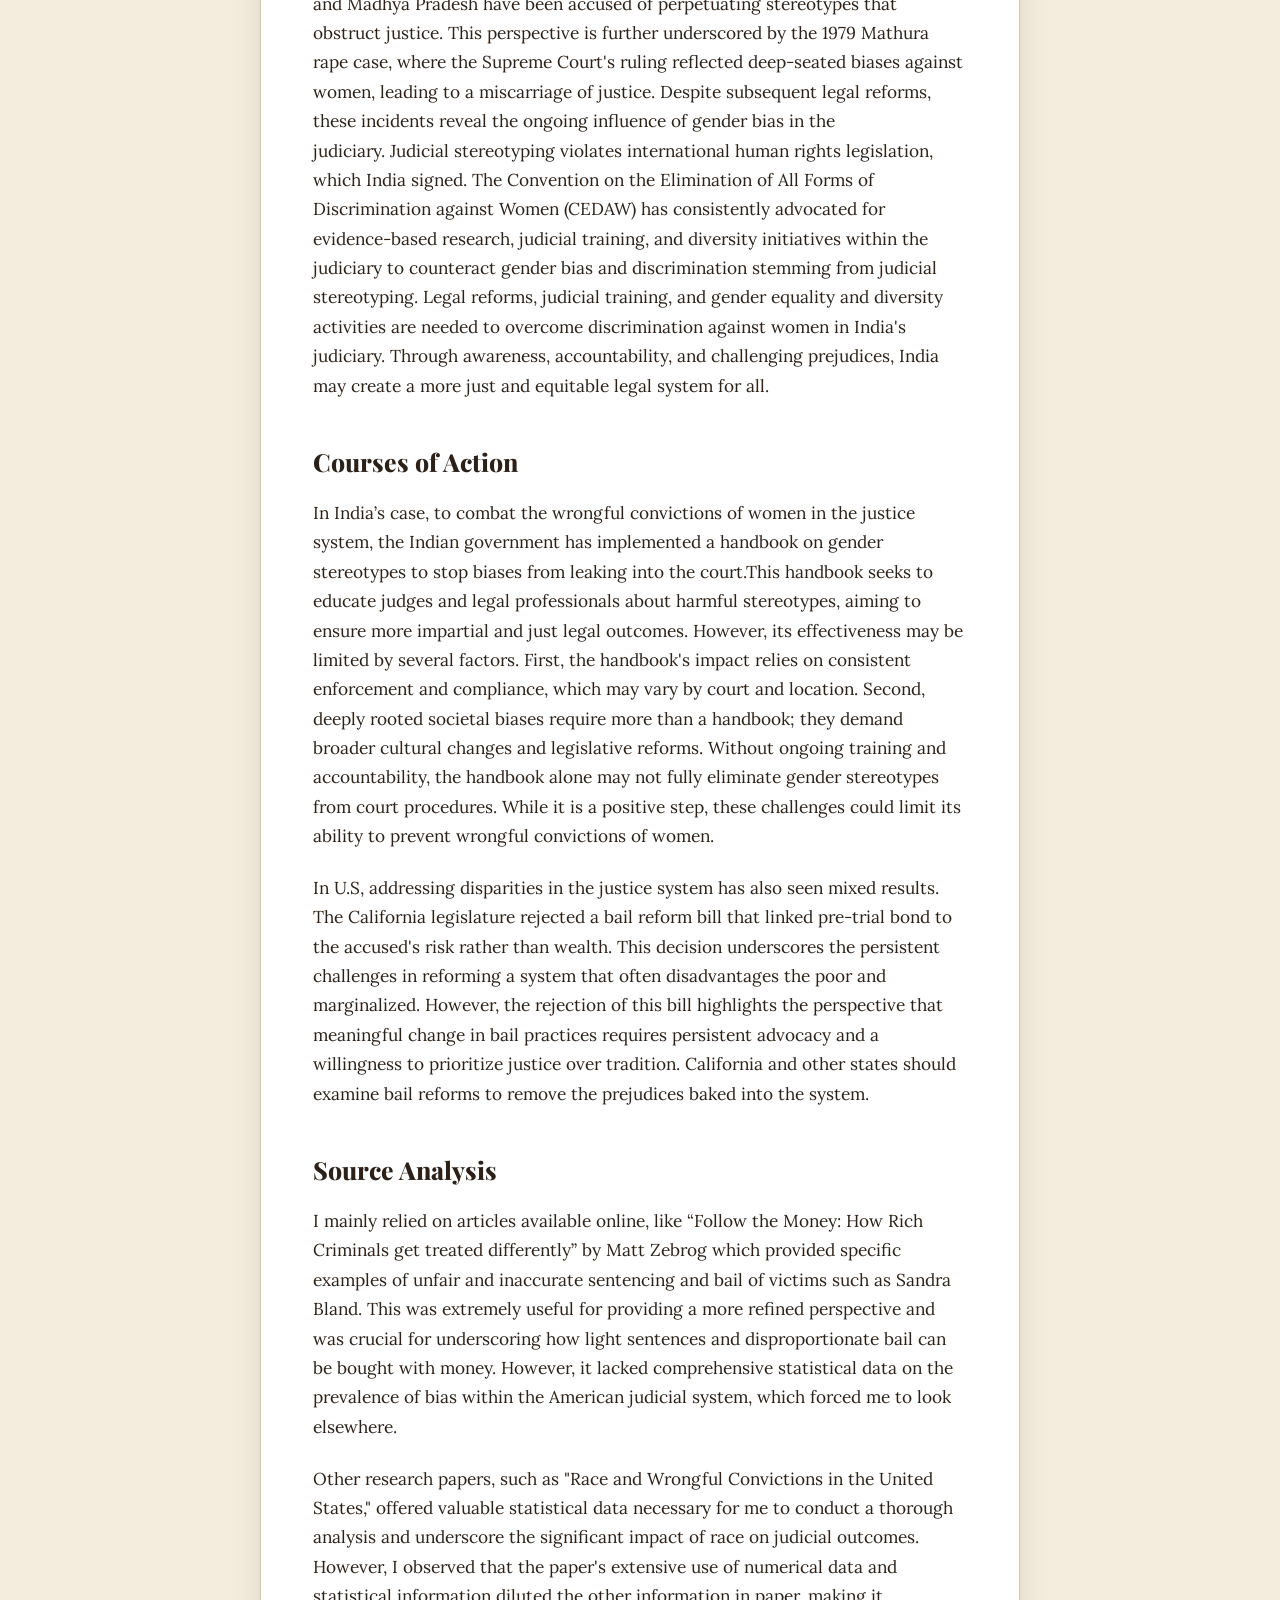
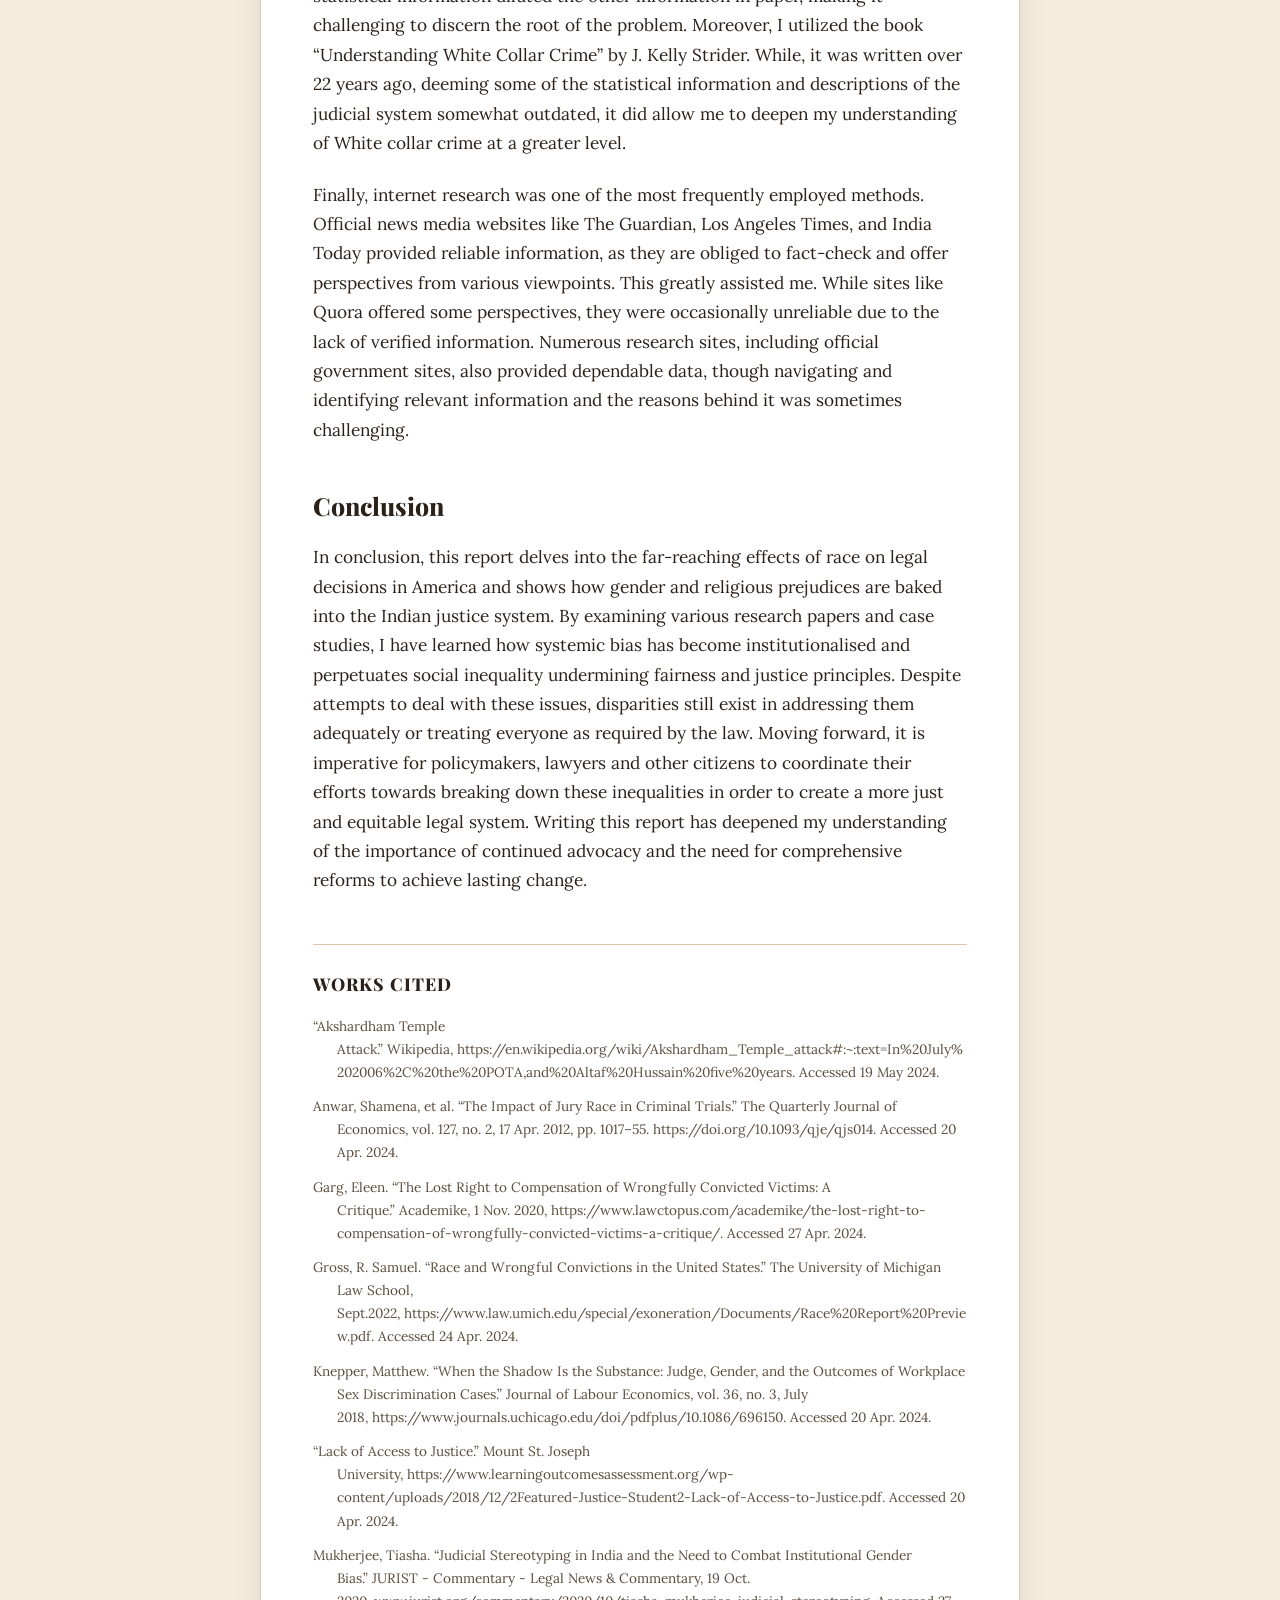
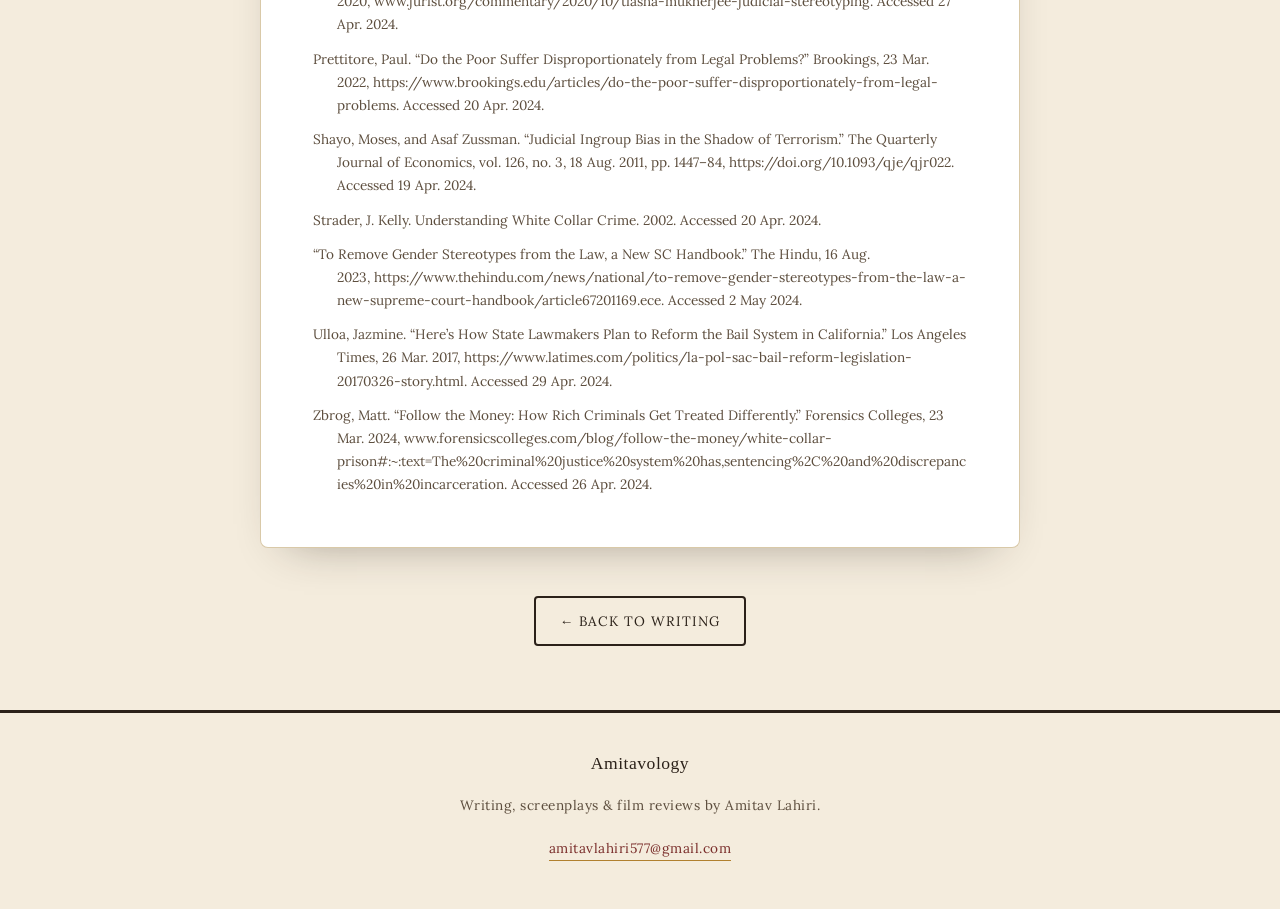
<file: writing/crime-and-justice.html>
<!doctype html>
<html lang="en">
<head>
<meta charset="UTF-8">
<meta name="viewport" content="width=device-width, initial-scale=1.0">
<title>Do Socio-Economic Factors Influence the Perception of Crime? | Amitavology</title>
<link rel="preconnect" href="https://fonts.googleapis.com">
<link rel="preconnect" href="https://fonts.gstatic.com" crossorigin>
<link href="https://fonts.googleapis.com/css2?family=Permanent+Marker&family=Playfair+Display:ital,wght@0,700;0,800;0,900;1,600&family=Lora:ital,wght@0,400;0,500;0,600;1,500&family=Bebas+Neue&family=Courier+Prime:wght@400;700&display=swap" rel="stylesheet">
<link rel="stylesheet" href="../assets/css/style.css">
</head>
<body>

<header class="site-header">
  <a href="../index.html" class="wordmark">Amitavology</a>
  <nav class="site-nav">
    <a href="../about.html">About</a>
  </nav>
</header>

<article class="article boxed">
  <span class="eyebrow">Research Paper</span>
  <h1>Do Socio-Economic Factors Influence the Perception of Crime and Judicial Outcomes?</h1>
  <p class="byline">By Amitav Lahiri</p>
  <p class="post-meta"><span>May 2024</span><span class="dot">&middot;</span><span>9 min read</span><span class="dot">&middot;</span><span class="tag-pill">Research</span></p>
  <p class="dek">A look at how income, race, religion and gender shape who gets justice, in the United States and in India.</p>

  <h2>Introduction</h2>

  <p>Crime remains a persistent challenge in societies worldwide, impacting individuals, communities, and institutions in multifaceted ways. While efforts to combat crime often focus on law enforcement and punitive measures, understanding the underlying socio-economic factors shaping crime perception and prevention strategies is crucial for effective and holistic intervention.</p>

  <p>This report delves into the intricate relationship between socio-economic variables and the perception of crime across countries such as the United States and India, as well as the approaches adopted for its prevention. By examining how factors such as income inequality, education levels, employment opportunities, and access to resources intersect with perceptions of safety and criminality, I aim to shed light on the complex dynamics driving crime-related attitudes and behaviors.</p>

  <h2>Analysis of the Issue</h2>

  <p>In virtually every society, structural disparities persist among various groups based on factors like gender, religion, and ethnicity. Whilst governments frequently seek to address these inequities through policy interventions, such as anti-discrimination laws or affirmative action measures, which necessitate enforcement by the legal system, perhaps a more underlying and significant issue is that the judicial system itself may have an unequal representation. Why is this important? Because of its potential to influence judicial outcomes. For example, research has revealed that Arab and Israeli defendants get better outcomes in Israeli small claims courts when they are respectively matched to Arab and Israeli judges respectively. Moreover, it has been found that women are more likely to win workplace sex discrimination lawsuits when their cases are heard by female judges.</p>

  <p>Socio-economic factors, such as income disparities and education levels, play a crucial role in shaping these perceptions. Individuals from lower-income backgrounds may face challenges accessing quality legal representation and understanding their rights, leading to disparities in their experiences within the legal system. Moreover, evidence also tells us that people in lower income brackets face more legal issues. Their lack of resources of those in higher income brackets to navigate legal frameworks and absorb legal shocks, makes them more susceptible to legal issues. This is displayed in the graph below.</p>

  <figure class="essay-figure">
    <img src="../assets/images/crime-and-justice/figure1.png" alt="Line chart of the percentage of reported legal problems by household income bracket in Jordan, Kenya, Nigeria, Uganda and Yemen">
    <figcaption>Figure 1. Showcases the relationship between household income and legal problems across countries such as Jordan, Kenya, Nigeria, Uganda, and Yemen.</figcaption>
  </figure>

  <p>Another critical factor to consider in the perception of crime is race. Stereotypes ingrained within societal perceptions often shape attitudes towards crime based on racial identities. These stereotypes can profoundly influence how individuals are perceived, treated, and even prosecuted within the criminal justice system. A great example of this is the treatment of African American individuals in America’s legal system. Research has uncovered that all-white juries in the U.S. convict Black defendants 16% more often than white defendants, a gap which is eliminated when there is just one Black member on the jury.</p>

  <p>The consequences of these disparities in perception and judicial outcomes are far-reaching. Trust in the legal system, a cornerstone of societal stability, can erode when individuals perceive bias or inequality based on socio-economic factors. This lack of trust not only undermines the legitimacy of legal institutions but also perpetuates feelings of deprivation amongst marginalized communities. Moreover, the inconsistency in perceptions of fairness can have tangible effects on social cohesion, potentially leading to increased social unrest or dissatisfaction with the current circumstances. Addressing these consequences requires comprehensive strategies that prioritize equity and inclusivity within the legal system while also addressing broader socio-economic inequalities in society.</p>

  <h2>Perspectives</h2>

  <h3>Global Perspective</h3>

  <p>In the ongoing discourse surrounding racial and socioeconomic biases within the American justice system, disparities in bail allocation highlight stark contrasts in treatment and outcomes. Sandra Bland, a 28-year-old African American woman, encountered and was mistreated by law enforcement in July 2015, resulting in her arrest and a $5,000 bail for a minor offense like failing to use her turn signal. This sum proved insurmountable for her family, ultimately leading to her tragic suicide after 3 days in jail. In contrast, Robert Durst, a Caucasian man and heir to an obscenely wealthy real estate family, faced murder charges but promptly secured release on a $300,000 bail. Despite admitting to dismembering the victim's body, Durst was acquitted of murder, underscoring disparities based on socio-economic status. These two cases reinforce the perspective that systemic biases end up privileging the wealthy and punishing the poor in a manner disproportionate to their crimes.</p>

  <p>Another aspect affected by disparities is sentencing as a report reviewing over the cases of 3,200 innocent defendants exonerated in the U.S found that Black Americans are seven and a half times more likely than white Americans to be falsely convicted of serious crimes. This highlights the perspective where Black Americans face a significantly higher risk of being falsely convicted of serious crimes compared to their white counterparts, underscoring the deep-rooted racial inequalities in the legal system. This is seen in the case of Paul Carter. Growing up fatherless in poverty, Carter battled heroin addiction for years. In 1997, he was found with a syringe and a bottle cap in his possession, with minuscule amounts of heroin residue which was deemed “too insignificant to weigh”. Despite the negligible nature of the evidence, he was convicted of heroin possession, initially sentenced to ten years in prison. However, due to prior nonviolent convictions, his sentence was reconsidered, resulting in a sentence of life without parole. This highlights the deeply ingrained racial and socio-economic biases in the judicial system, often resulting in harsher penalties for marginalized individuals.</p>

  <p>In contrast, Paul Manafort, a former campaign manager for President Trump, earned a living as a lobbyist, representing some of the world's most controversial figures. In 2016, Manafort faced indictments for engaging in a conspiracy against the United States, money laundering almost 18 million dollars, and making false statements. Despite the gravity of the charges, Manafort's substantial financial resources enabled him to mount an extensive legal defense. Despite facing a recommended sentence of 19 to 24 years, Manafort was rewarded with a sentence of less than 4 years. This case highlights the perspective that financial resources and social connections can lead to significantly more lenient treatment in the justice system, further exacerbating existing inequalities.</p>

  <h3>National Perspective</h3>

  <p>Religion's sway on judicial outcomes in India is evident, particularly in cases involving communal tensions or religious sensitivity. Such cases often draw public attention, where the religious affiliations of the accused, victims, or judges may impact verdicts. For instance, in the Akshardham terror case where six individuals, all Muslims, were accused of participating in a terror attack on the Akshardham Temple in Gujarat in 2002. Despite questionable evidence, all were convicted, with three sentenced to death. However, in 2014, the Supreme Court of India acquitted all the accused, stating that the prosecution had failed to establish their guilt and had relied on fabricated evidence. religious backgrounds may have influenced verdicts, underscoring the perspective that religious beliefs can significantly distort judicial outcomes in India, despite its secular system. Through lobbying and activity, religious organizations and leaders influence public opinion and legal outcomes. Their engagement may pressure the judiciary or legislature to match legislation or decisions with religious beliefs, enhancing religion's influence on Indian courts.  Furthermore, A persistent issue within India’s judicial system is the systemic discrimination against women, highlighted by judicial stereotyping and gender bias. The Indian High Courts of Karnataka and Madhya Pradesh have been accused of perpetuating stereotypes that obstruct justice. This perspective is further underscored by the 1979 Mathura rape case, where the Supreme Court's ruling reflected deep-seated biases against women, leading to a miscarriage of justice. Despite subsequent legal reforms, these incidents reveal the ongoing influence of gender bias in the judiciary. Judicial stereotyping violates international human rights legislation, which India signed. The Convention on the Elimination of All Forms of Discrimination against Women (CEDAW) has consistently advocated for evidence-based research, judicial training, and diversity initiatives within the judiciary to counteract gender bias and discrimination stemming from judicial stereotyping. Legal reforms, judicial training, and gender equality and diversity activities are needed to overcome discrimination against women in India's judiciary. Through awareness, accountability, and challenging prejudices, India may create a more just and equitable legal system for all.</p>

  <h2>Courses of Action</h2>

  <p>In India’s case, to combat the wrongful convictions of women in the justice system, the Indian government has implemented a handbook on gender stereotypes to stop biases from leaking into the court.This handbook seeks to educate judges and legal professionals about harmful stereotypes, aiming to ensure more impartial and just legal outcomes. However, its effectiveness may be limited by several factors. First, the handbook's impact relies on consistent enforcement and compliance, which may vary by court and location. Second, deeply rooted societal biases require more than a handbook; they demand broader cultural changes and legislative reforms. Without ongoing training and accountability, the handbook alone may not fully eliminate gender stereotypes from court procedures. While it is a positive step, these challenges could limit its ability to prevent wrongful convictions of women.</p>

  <p>In U.S, addressing disparities in the justice system has also seen mixed results. The California legislature rejected a bail reform bill that linked pre-trial bond to the accused's risk rather than wealth. This decision underscores the persistent challenges in reforming a system that often disadvantages the poor and marginalized. However, the rejection of this bill highlights the perspective that meaningful change in bail practices requires persistent advocacy and a willingness to prioritize justice over tradition. California and other states should examine bail reforms to remove the prejudices baked into the system.</p>

  <h2>Source Analysis</h2>

  <p>I mainly relied on articles available online, like “Follow the Money: How Rich Criminals get treated differently” by Matt Zebrog which provided specific examples of unfair and inaccurate sentencing and bail of victims such as Sandra Bland. This was extremely useful for providing a more refined perspective and was crucial for underscoring how light sentences and disproportionate bail can be bought with money. However, it lacked comprehensive statistical data on the prevalence of bias within the American judicial system, which forced me to look elsewhere.</p>

  <p>Other research papers, such as "Race and Wrongful Convictions in the United States," offered valuable statistical data necessary for me to conduct a thorough analysis and underscore the significant impact of race on judicial outcomes. However, I observed that the paper's extensive use of numerical data and statistical information diluted the other information in paper, making it challenging to discern the root of the problem. Moreover, I utilized the book “Understanding White Collar Crime” by J. Kelly Strider. While, it was written over 22 years ago, deeming some of the statistical information and descriptions of the judicial system somewhat outdated, it did allow me to deepen my understanding of White collar crime at a greater level.</p>

  <p>Finally, internet research was one of the most frequently employed methods. Official news media websites like The Guardian, Los Angeles Times, and India Today provided reliable information, as they are obliged to fact-check and offer perspectives from various viewpoints. This greatly assisted me. While sites like Quora offered some perspectives, they were occasionally unreliable due to the lack of verified information. Numerous research sites, including official government sites, also provided dependable data, though navigating and identifying relevant information and the reasons behind it was sometimes challenging.</p>

  <h2>Conclusion</h2>

  <p>In conclusion, this report delves into the far-reaching effects of race on legal decisions in America and shows how gender and religious prejudices are baked into the Indian justice system. By examining various research papers and case studies, I have learned how systemic bias has become institutionalised and perpetuates social inequality undermining fairness and justice principles. Despite attempts to deal with these issues, disparities still exist in addressing them adequately or treating everyone as required by the law. Moving forward, it is imperative for policymakers, lawyers and other citizens to coordinate their efforts towards breaking down these inequalities in order to create a more just and equitable legal system. Writing this report has deepened my understanding of the importance of continued advocacy and the need for comprehensive reforms to achieve lasting change.</p>

  <div class="works-cited">
    <h2>Works Cited</h2>
    <ul>
      <li>“Akshardham Temple Attack.” Wikipedia, https://en.wikipedia.org/wiki/Akshardham_Temple_attack#:~:text=In%20July%202006%2C%20the%20POTA,and%20Altaf%20Hussain%20five%20years. Accessed 19 May 2024.</li>
      <li>Anwar, Shamena, et al. “The Impact of Jury Race in Criminal Trials.” The Quarterly Journal of Economics, vol. 127, no. 2, 17 Apr. 2012, pp. 1017–55. https://doi.org/10.1093/qje/qjs014. Accessed 20 Apr. 2024.</li>
      <li>Garg, Eleen. “The Lost Right to Compensation of Wrongfully Convicted Victims: A Critique.” Academike, 1 Nov. 2020, https://www.lawctopus.com/academike/the-lost-right-to-compensation-of-wrongfully-convicted-victims-a-critique/. Accessed 27 Apr. 2024.</li>
      <li>Gross, R. Samuel. “Race and Wrongful Convictions in the United States.” The University of Michigan Law School, Sept.2022, https://www.law.umich.edu/special/exoneration/Documents/Race%20Report%20Preview.pdf. Accessed 24 Apr. 2024.</li>
      <li>Knepper, Matthew. “When the Shadow Is the Substance: Judge, Gender, and the Outcomes of Workplace Sex Discrimination Cases.” Journal of Labour Economics, vol. 36, no. 3, July 2018, https://www.journals.uchicago.edu/doi/pdfplus/10.1086/696150. Accessed 20 Apr. 2024.</li>
      <li>“Lack of Access to Justice.” Mount St. Joseph University, https://www.learningoutcomesassessment.org/wp-content/uploads/2018/12/2Featured-Justice-Student2-Lack-of-Access-to-Justice.pdf. Accessed 20 Apr. 2024.</li>
      <li>Mukherjee, Tiasha. “Judicial Stereotyping in India and the Need to Combat Institutional Gender Bias.” JURIST - Commentary - Legal News &amp; Commentary, 19 Oct. 2020, www.jurist.org/commentary/2020/10/tiasha-mukherjee-judicial-stereotyping. Accessed 27 Apr. 2024.</li>
      <li>Prettitore, Paul. “Do the Poor Suffer Disproportionately from Legal Problems?” Brookings, 23 Mar. 2022, https://www.brookings.edu/articles/do-the-poor-suffer-disproportionately-from-legal-problems. Accessed 20 Apr. 2024.</li>
      <li>Shayo, Moses, and Asaf Zussman. “Judicial Ingroup Bias in the Shadow of Terrorism.” The Quarterly Journal of Economics, vol. 126, no. 3, 18 Aug. 2011, pp. 1447–84, https://doi.org/10.1093/qje/qjr022. Accessed 19 Apr. 2024.</li>
      <li>Strader, J. Kelly. Understanding White Collar Crime. 2002. Accessed 20 Apr. 2024.</li>
      <li>“To Remove Gender Stereotypes from the Law, a New SC Handbook.” The Hindu, 16 Aug. 2023, https://www.thehindu.com/news/national/to-remove-gender-stereotypes-from-the-law-a-new-supreme-court-handbook/article67201169.ece. Accessed 2 May 2024.</li>
      <li>Ulloa, Jazmine. “Here’s How State Lawmakers Plan to Reform the Bail System in California.” Los Angeles Times, 26 Mar. 2017, https://www.latimes.com/politics/la-pol-sac-bail-reform-legislation-20170326-story.html. Accessed 29 Apr. 2024.</li>
      <li>Zbrog, Matt. “Follow the Money: How Rich Criminals Get Treated Differently.” Forensics Colleges, 23 Mar. 2024, www.forensicscolleges.com/blog/follow-the-money/white-collar-prison#:~:text=The%20criminal%20justice%20system%20has,sentencing%2C%20and%20discrepancies%20in%20incarceration. Accessed 26 Apr. 2024.</li>
    </ul>
  </div>
</article>
<p class="back-row"><a href="../index.html#writing" class="btn">&larr; Back to Writing</a></p>

<footer class="site-footer">
  <span class="wordmark">Amitavology</span>
  <p>Writing, screenplays &amp; film reviews by Amitav Lahiri.</p>
  <a class="footer-email" href="mailto:amitavlahiri577@gmail.com">amitavlahiri577@gmail.com</a>
</footer>

</body>
</html>
</file>
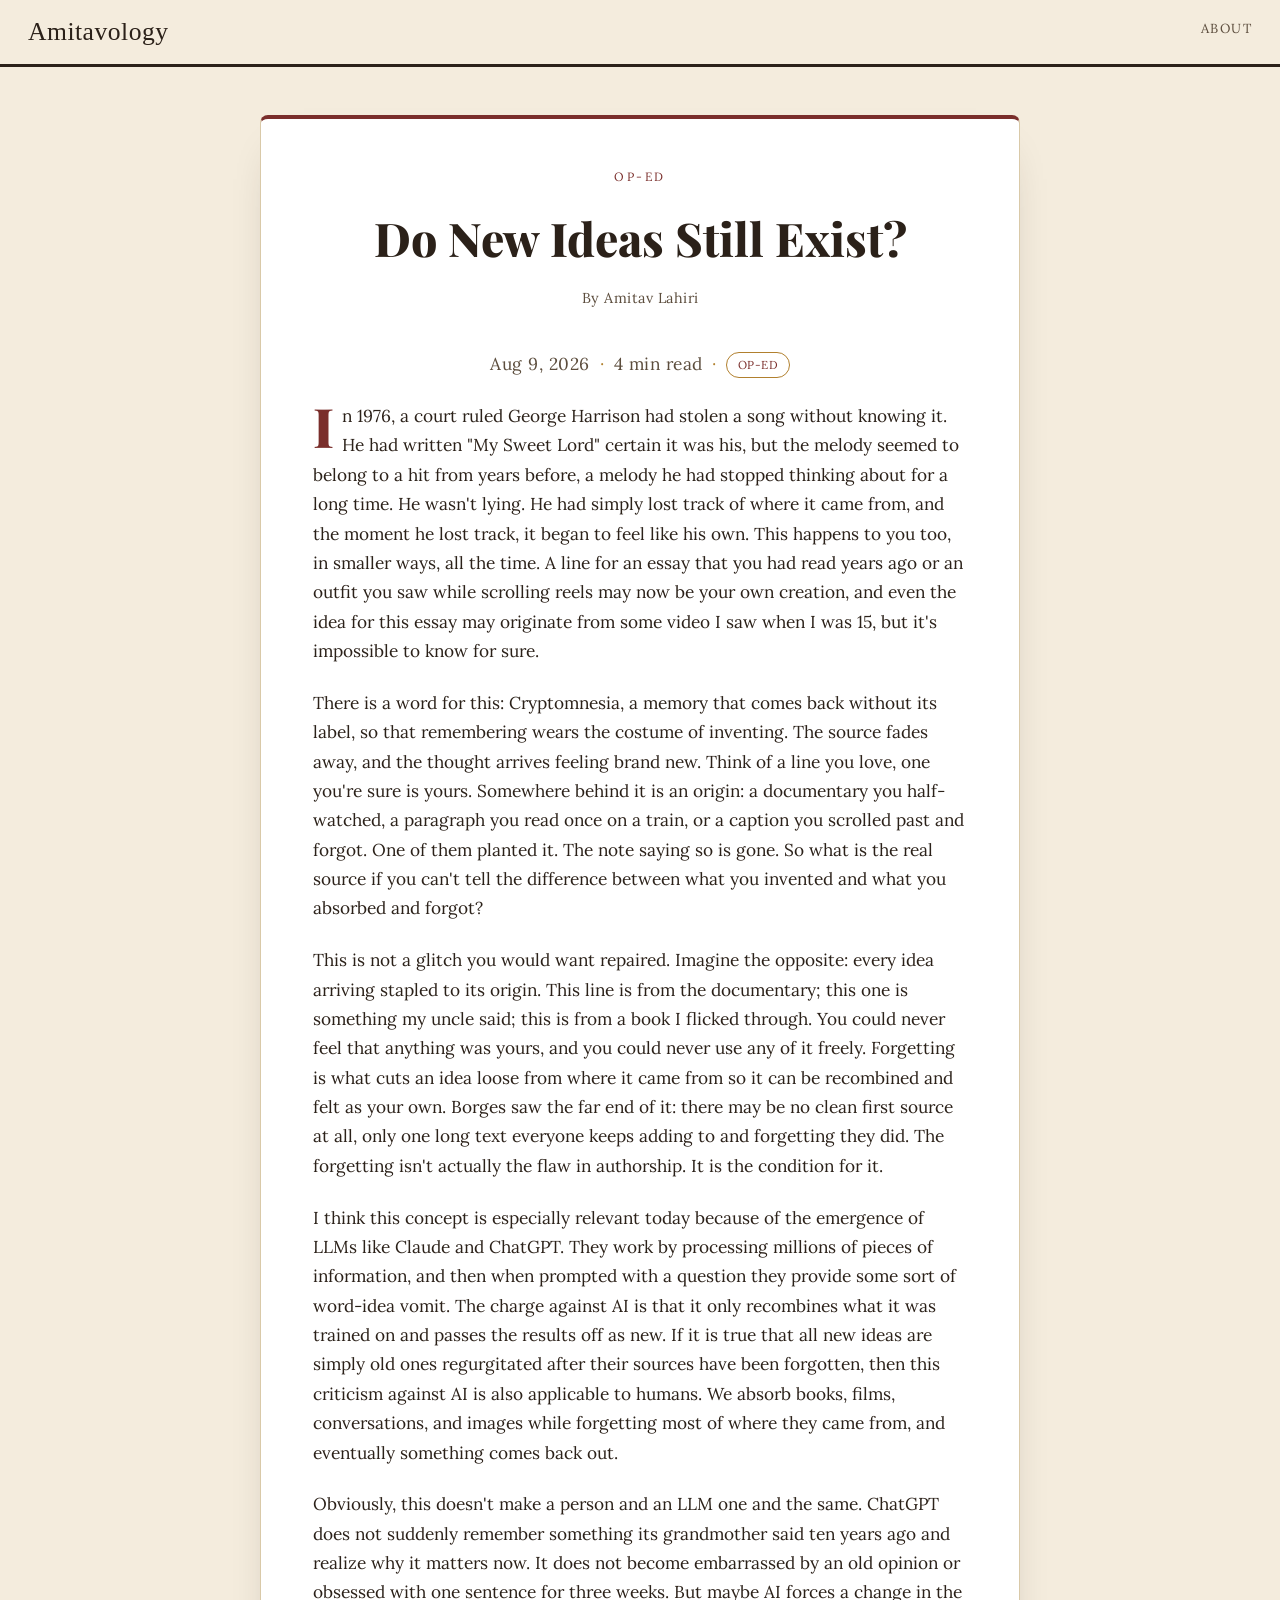
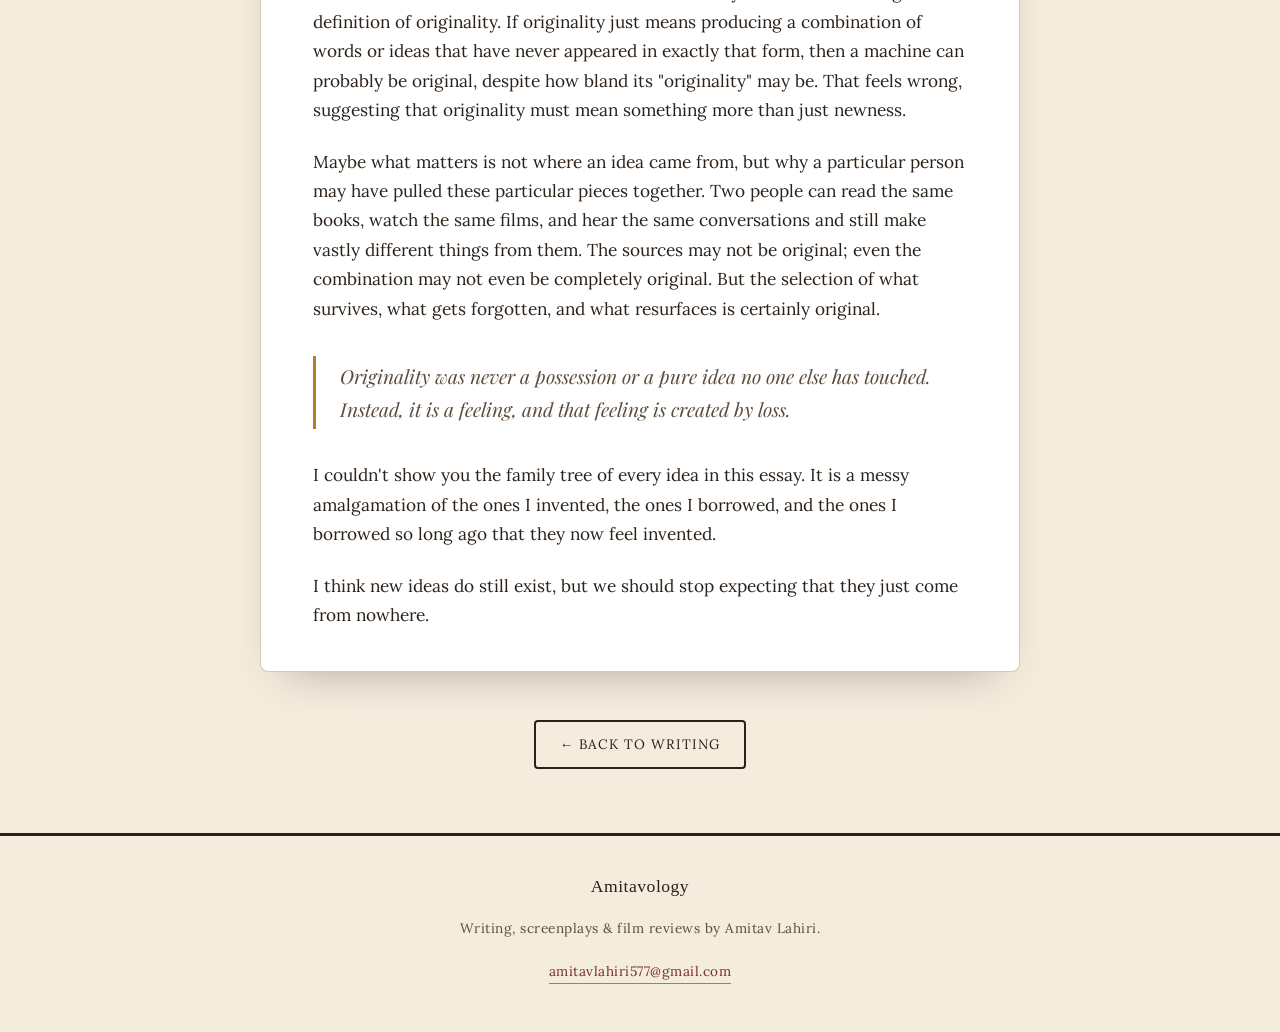
<file: writing/cryptomnesia.html>
<!doctype html>
<html lang="en">
<head>
<meta charset="UTF-8">
<meta name="viewport" content="width=device-width, initial-scale=1.0">
<title>Do New Ideas Still Exist? | Amitavology</title>
<link rel="preconnect" href="https://fonts.googleapis.com">
<link rel="preconnect" href="https://fonts.gstatic.com" crossorigin>
<link href="https://fonts.googleapis.com/css2?family=Permanent+Marker&family=Playfair+Display:ital,wght@0,700;0,800;0,900;1,600&family=Lora:ital,wght@0,400;0,500;0,600;1,500&family=Bebas+Neue&family=Courier+Prime:wght@400;700&display=swap" rel="stylesheet">
<link rel="stylesheet" href="../assets/css/style.css">
</head>
<body>

<header class="site-header">
  <a href="../index.html" class="wordmark">Amitavology</a>
  <nav class="site-nav">
    <a href="../about.html">About</a>
  </nav>
</header>

<article class="article boxed">
  <span class="eyebrow">Op-Ed</span>
  <h1>Do New Ideas Still Exist?</h1>
  <p class="byline">By Amitav Lahiri</p>
  <p class="post-meta"><span>Aug 9, 2026</span><span class="dot">&middot;</span><span>4 min read</span><span class="dot">&middot;</span><span class="tag-pill">Op-Ed</span></p>

  <p>In 1976, a court ruled George Harrison had stolen a song without knowing it. He had written "My Sweet Lord" certain it was his, but the melody seemed to belong to a hit from years before, a melody he had stopped thinking about for a long time. He wasn't lying. He had simply lost track of where it came from, and the moment he lost track, it began to feel like his own. This happens to you too, in smaller ways, all the time. A line for an essay that you had read years ago or an outfit you saw while scrolling reels may now be your own creation, and even the idea for this essay may originate from some video I saw when I was 15, but it's impossible to know for sure.</p>

  <p>There is a word for this: Cryptomnesia, a memory that comes back without its label, so that remembering wears the costume of inventing. The source fades away, and the thought arrives feeling brand new. Think of a line you love, one you're sure is yours. Somewhere behind it is an origin: a documentary you half-watched, a paragraph you read once on a train, or a caption you scrolled past and forgot. One of them planted it. The note saying so is gone. So what is the real source if you can't tell the difference between what you invented and what you absorbed and forgot?</p>

  <p>This is not a glitch you would want repaired. Imagine the opposite: every idea arriving stapled to its origin. This line is from the documentary; this one is something my uncle said; this is from a book I flicked through. You could never feel that anything was yours, and you could never use any of it freely. Forgetting is what cuts an idea loose from where it came from so it can be recombined and felt as your own. Borges saw the far end of it: there may be no clean first source at all, only one long text everyone keeps adding to and forgetting they did. The forgetting isn't actually the flaw in authorship. It is the condition for it.</p>

  <p>I think this concept is especially relevant today because of the emergence of LLMs like Claude and ChatGPT. They work by processing millions of pieces of information, and then when prompted with a question they provide some sort of word-idea vomit. The charge against AI is that it only recombines what it was trained on and passes the results off as new. If it is true that all new ideas are simply old ones regurgitated after their sources have been forgotten, then this criticism against AI is also applicable to humans. We absorb books, films, conversations, and images while forgetting most of where they came from, and eventually something comes back out.</p>

  <p>Obviously, this doesn't make a person and an LLM one and the same. ChatGPT does not suddenly remember something its grandmother said ten years ago and realize why it matters now. It does not become embarrassed by an old opinion or obsessed with one sentence for three weeks. But maybe AI forces a change in the definition of originality. If originality just means producing a combination of words or ideas that have never appeared in exactly that form, then a machine can probably be original, despite how bland its "originality" may be. That feels wrong, suggesting that originality must mean something more than just newness.</p>

  <p>Maybe what matters is not where an idea came from, but why a particular person may have pulled these particular pieces together. Two people can read the same books, watch the same films, and hear the same conversations and still make vastly different things from them. The sources may not be original; even the combination may not even be completely original. But the selection of what survives, what gets forgotten, and what resurfaces is certainly original.</p>

  <blockquote>Originality was never a possession or a pure idea no one else has touched. Instead, it is a feeling, and that feeling is created by loss.</blockquote>

  <p>I couldn't show you the family tree of every idea in this essay. It is a messy amalgamation of the ones I invented, the ones I borrowed, and the ones I borrowed so long ago that they now feel invented.</p>

  <p>I think new ideas do still exist, but we should stop expecting that they just come from nowhere.</p>
</article>
<p class="back-row"><a href="../index.html#writing" class="btn">&larr; Back to Writing</a></p>

<footer class="site-footer">
  <span class="wordmark">Amitavology</span>
  <p>Writing, screenplays &amp; film reviews by Amitav Lahiri.</p>
  <a class="footer-email" href="mailto:amitavlahiri577@gmail.com">amitavlahiri577@gmail.com</a>
</footer>

</body>
</html>
</file>
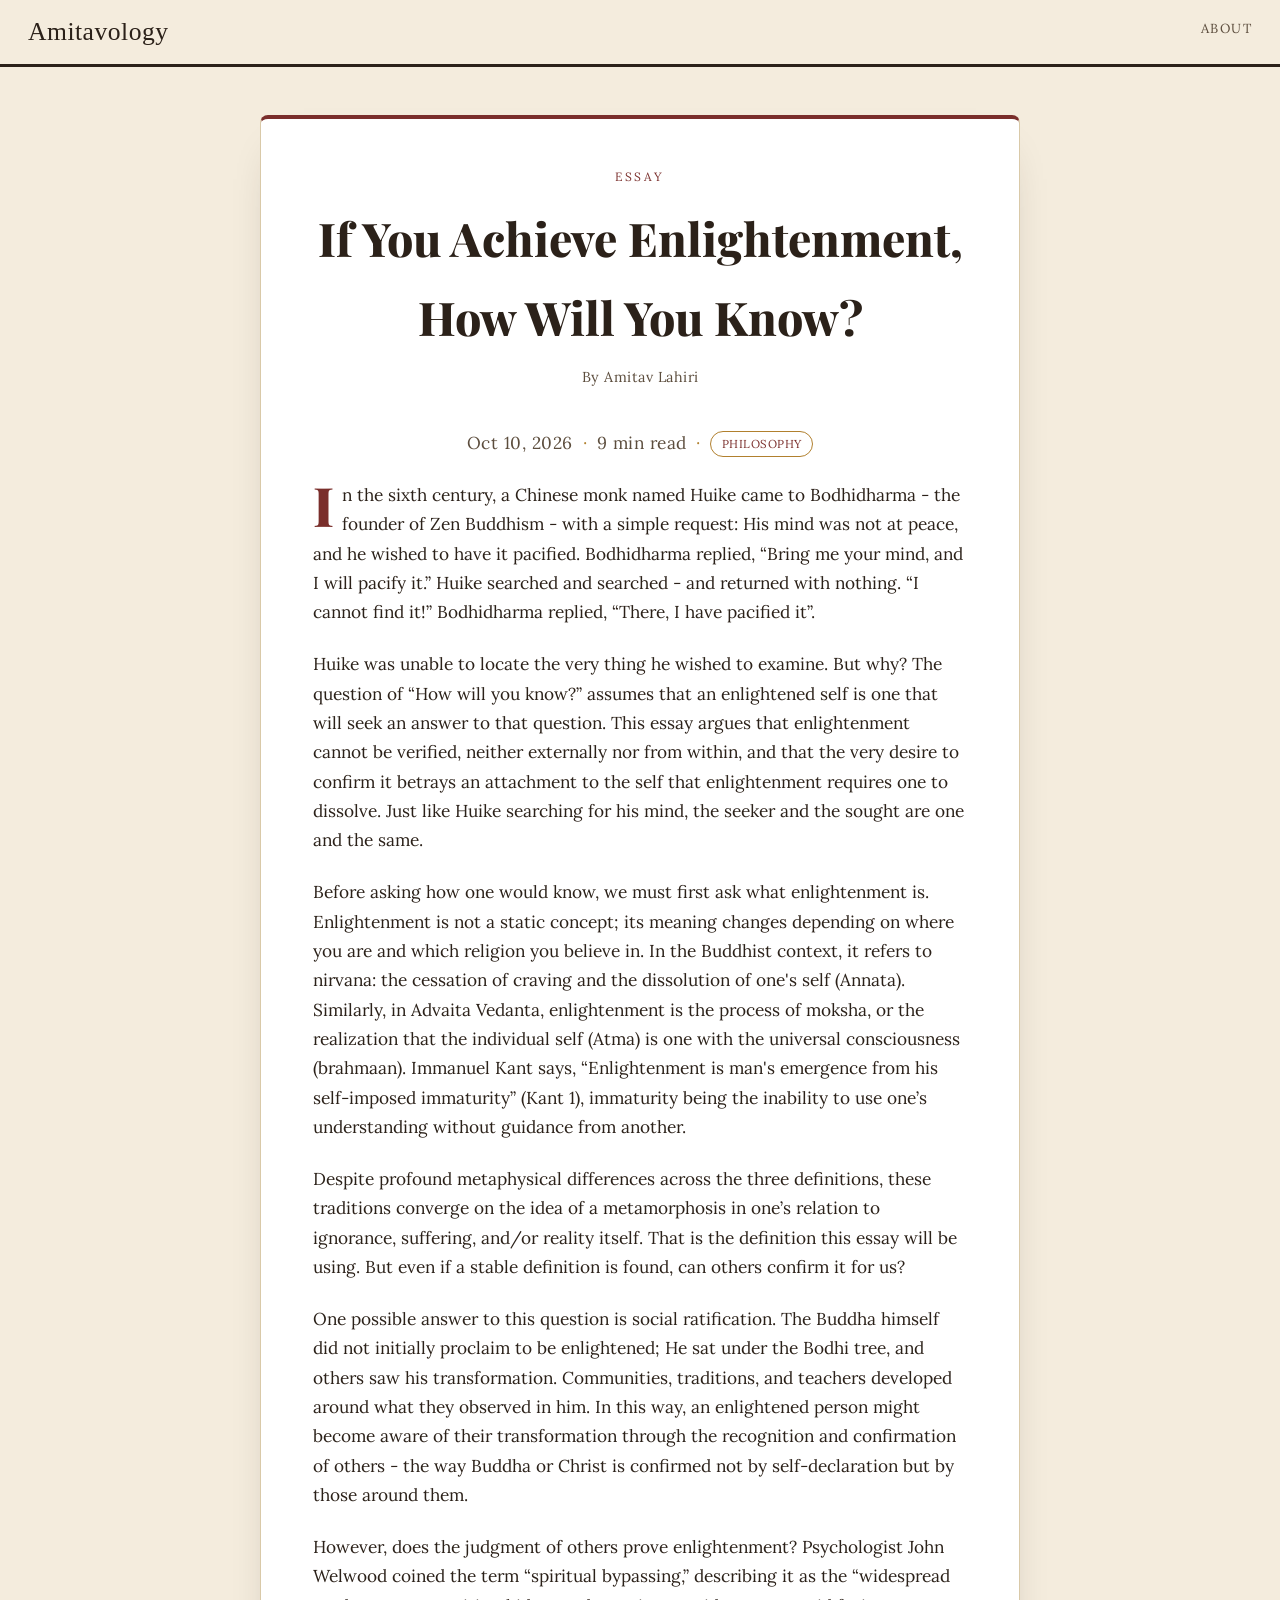
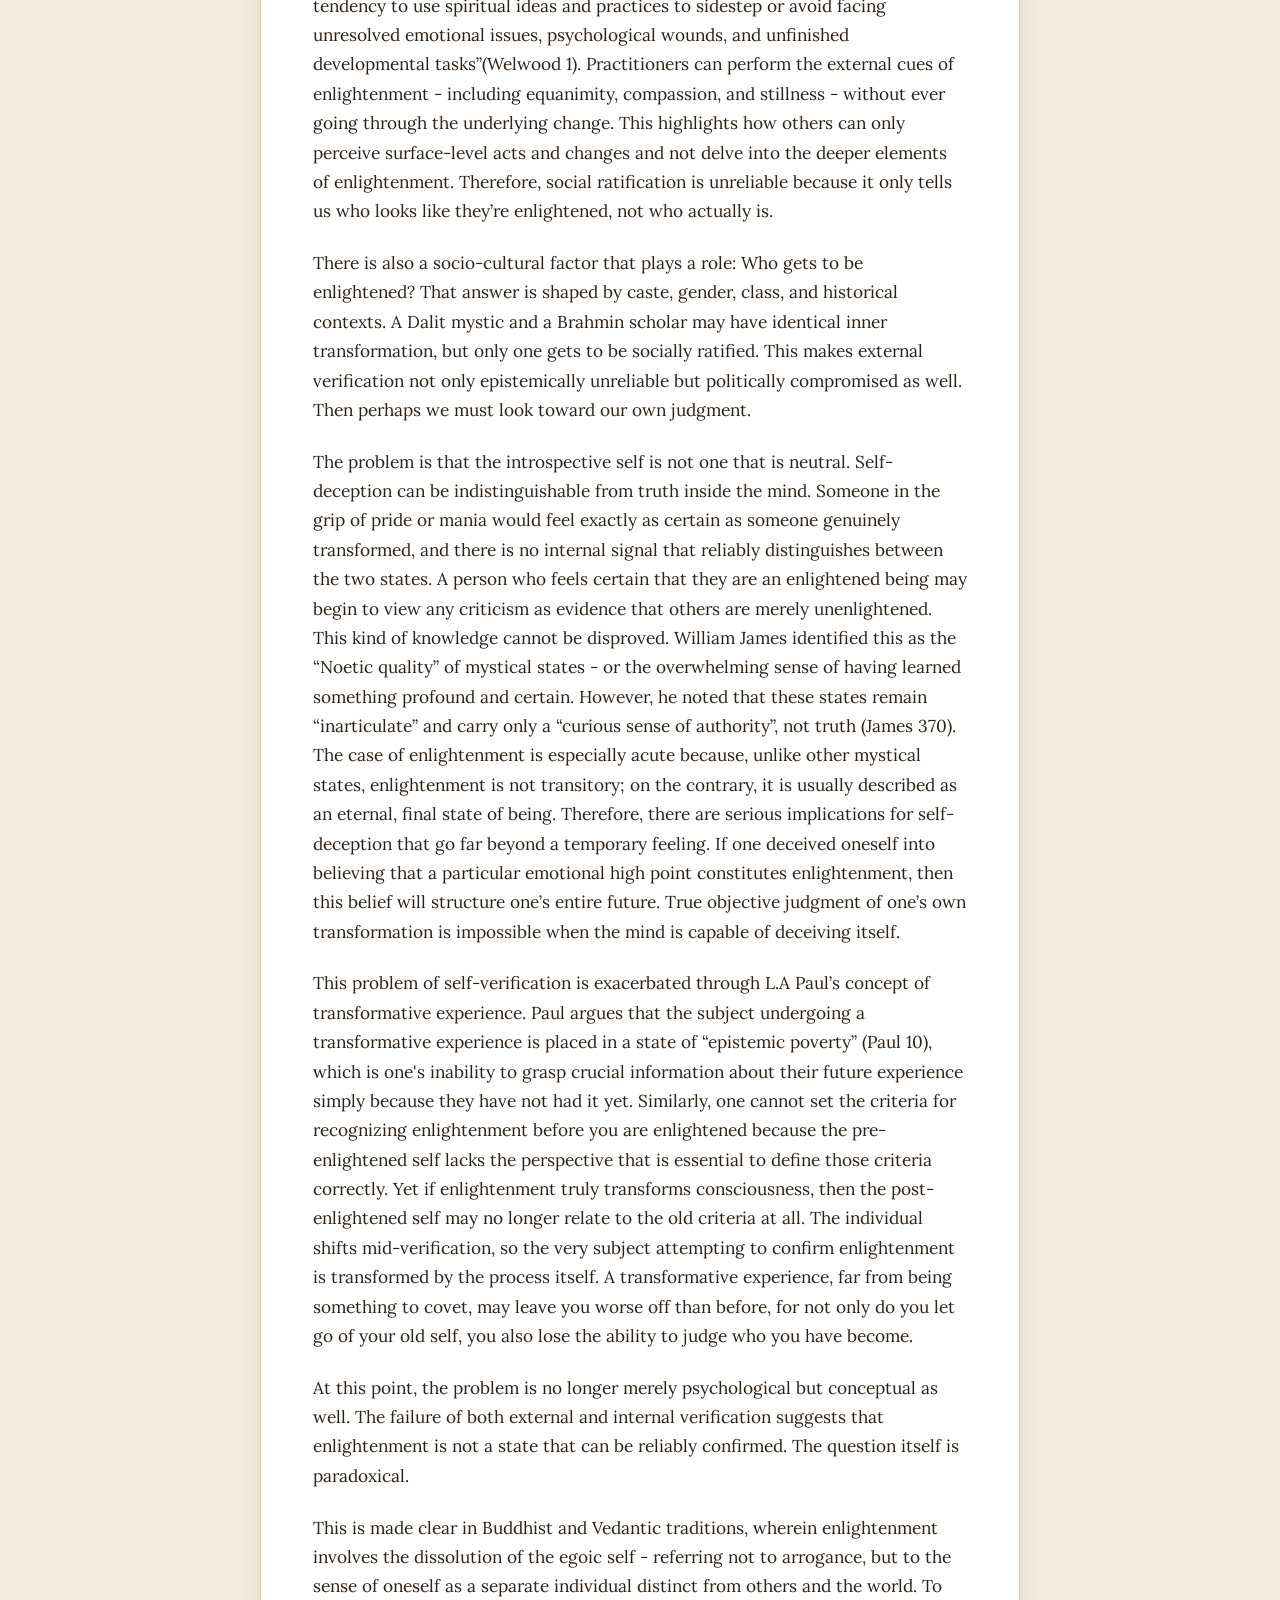
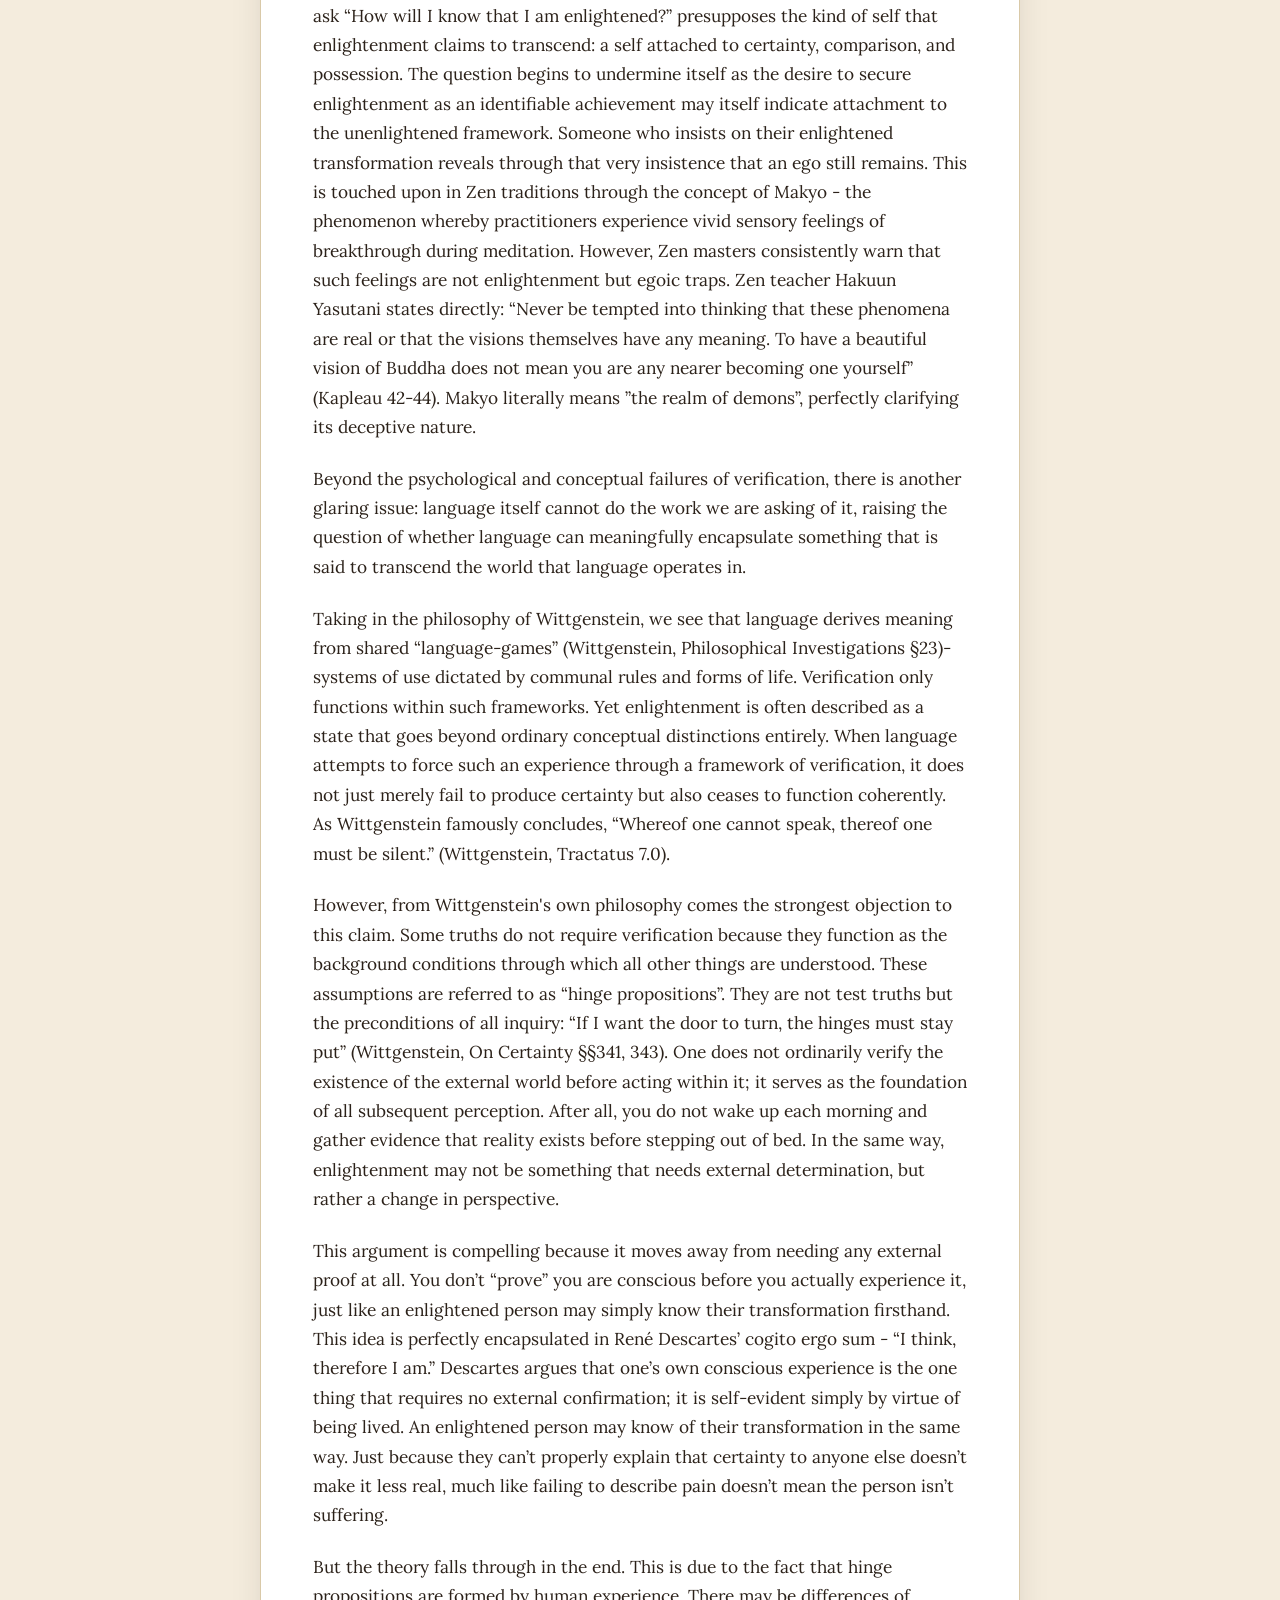
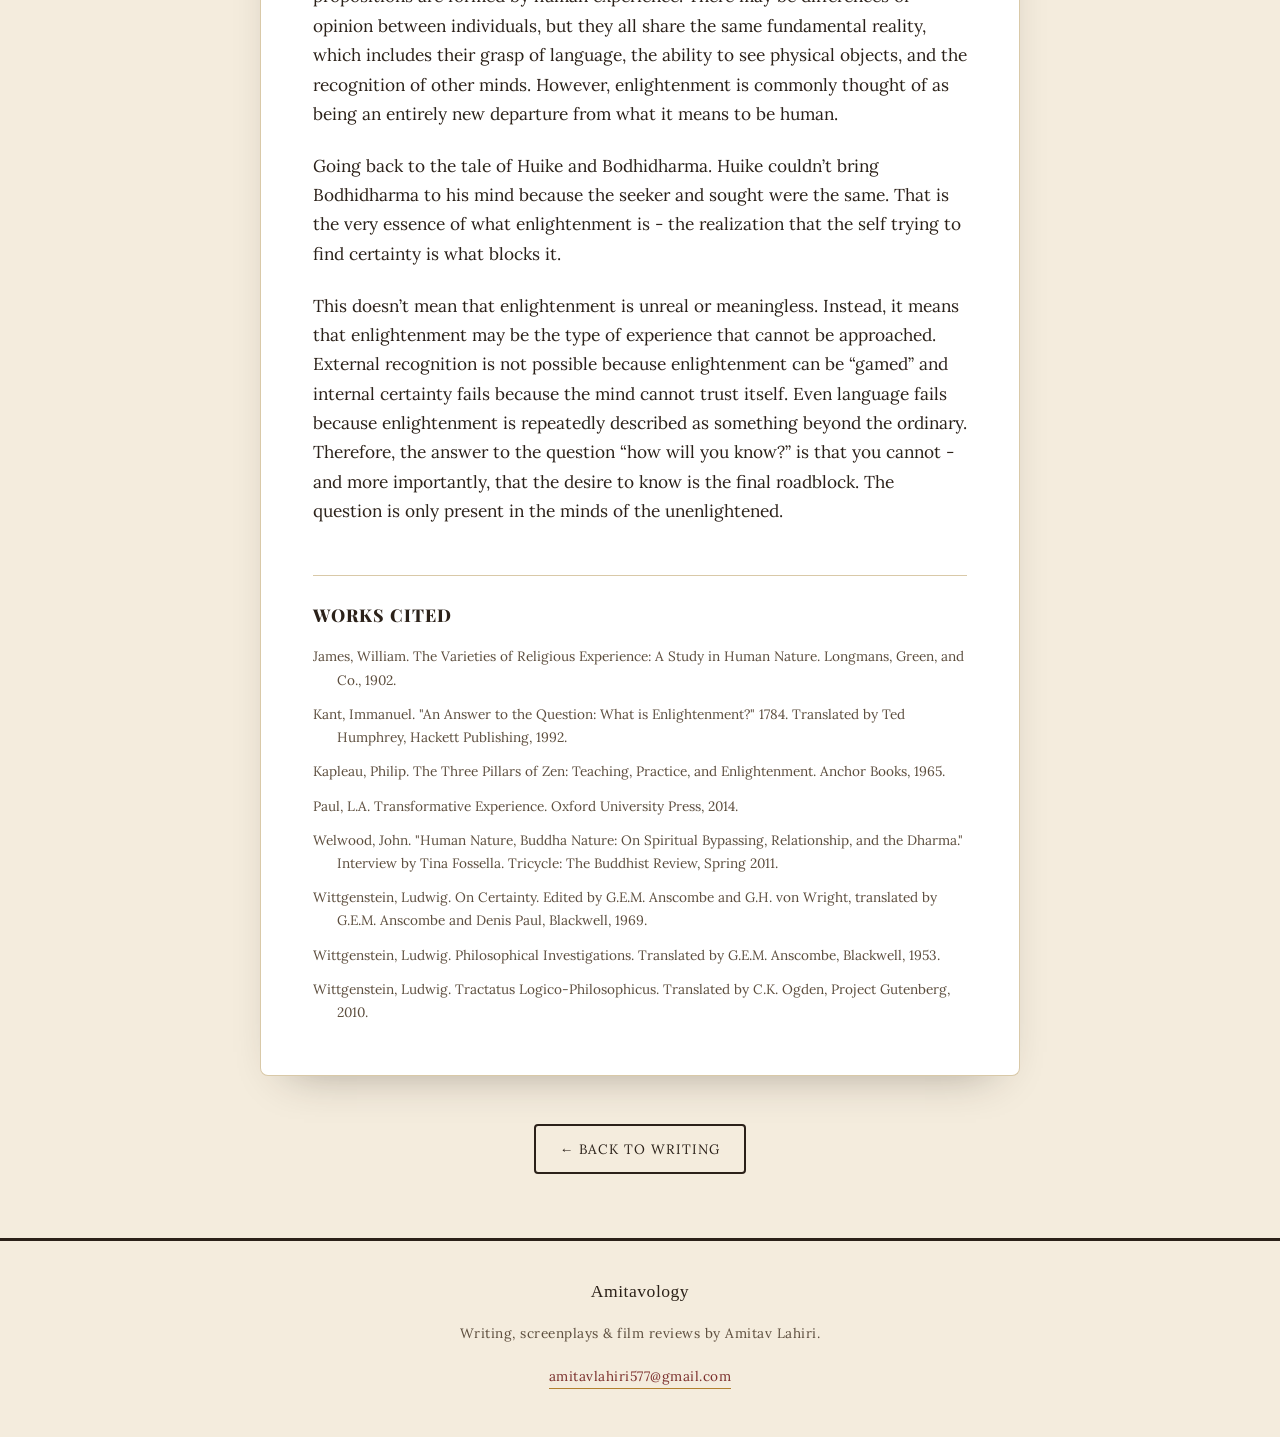
<file: writing/enlightenment.html>
<!doctype html>
<html lang="en">
<head>
<meta charset="UTF-8">
<meta name="viewport" content="width=device-width, initial-scale=1.0">
<title>If You Achieve Enlightenment, How Will You Know? | Amitavology</title>
<link rel="preconnect" href="https://fonts.googleapis.com">
<link rel="preconnect" href="https://fonts.gstatic.com" crossorigin>
<link href="https://fonts.googleapis.com/css2?family=Permanent+Marker&family=Playfair+Display:ital,wght@0,700;0,800;0,900;1,600&family=Lora:ital,wght@0,400;0,500;0,600;1,500&family=Bebas+Neue&family=Courier+Prime:wght@400;700&display=swap" rel="stylesheet">
<link rel="stylesheet" href="../assets/css/style.css">
</head>
<body>

<header class="site-header">
  <a href="../index.html" class="wordmark">Amitavology</a>
  <nav class="site-nav">
    <a href="../about.html">About</a>
  </nav>
</header>

<article class="article boxed">
  <span class="eyebrow">Essay</span>
  <h1>If You Achieve Enlightenment, How Will You Know?</h1>
  <p class="byline">By Amitav Lahiri</p>
  <p class="post-meta"><span>Oct 10, 2026</span><span class="dot">&middot;</span><span>9 min read</span><span class="dot">&middot;</span><span class="tag-pill">Philosophy</span></p>

  <p>In the sixth century, a Chinese monk named Huike came to Bodhidharma - the founder of Zen Buddhism - with a simple request: His mind was not at peace, and he wished to have it pacified. Bodhidharma replied, “Bring me your mind, and I will pacify it.” Huike searched and searched - and returned with nothing. “I cannot find it!” Bodhidharma replied, “There, I have pacified it”.</p>

  <p>Huike was unable to locate the very thing he wished to examine. But why? The question of “How will you know?” assumes that an enlightened self is one that will seek an answer to that question. This essay argues that enlightenment cannot be verified, neither externally nor from within, and that the very desire to confirm it betrays an attachment to the self that enlightenment requires one to dissolve. Just like Huike searching for his mind, the seeker and the sought are one and the same.</p>

  <p>Before asking how one would know, we must first ask what enlightenment is. Enlightenment is not a static concept; its meaning changes depending on where you are and which religion you believe in. In the Buddhist context, it refers to nirvana: the cessation of craving and the dissolution of one's self (Annata). Similarly, in Advaita Vedanta, enlightenment is the process of moksha, or the realization that the individual self (Atma) is one with the universal consciousness (brahmaan). Immanuel Kant says, “Enlightenment is man's emergence from his self-imposed immaturity” (Kant 1), immaturity being the inability to use one’s understanding without guidance from another.</p>

  <p>Despite profound metaphysical differences across the three definitions, these traditions converge on the idea of a metamorphosis in one’s relation to ignorance, suffering, and/or reality itself. That is the definition this essay will be using. But even if a stable definition is found, can others confirm it for us?</p>

  <p>One possible answer to this question is social ratification. The Buddha himself did not initially proclaim to be enlightened; He sat under the Bodhi tree, and others saw his transformation. Communities, traditions, and teachers developed around what they observed in him. In this way, an enlightened person might become aware of their transformation through the recognition and confirmation of others - the way Buddha or Christ is confirmed not by self-declaration but by those around them.</p>

  <p>However, does the judgment of others prove enlightenment? Psychologist John Welwood coined the term “spiritual bypassing,” describing it as the “widespread tendency to use spiritual ideas and practices to sidestep or avoid facing unresolved emotional issues, psychological wounds, and unfinished developmental tasks”(Welwood 1). Practitioners can perform the external cues of enlightenment - including equanimity, compassion, and stillness - without ever going through the underlying change. This highlights how others can only perceive surface-level acts and changes and not delve into the deeper elements of enlightenment.  Therefore, social ratification is unreliable because it only tells us who looks like they’re enlightened, not who actually is.</p>

  <p>There is also a socio-cultural factor that plays a role: Who gets to be enlightened? That answer is shaped by caste, gender, class, and historical contexts. A Dalit mystic and a Brahmin scholar may have identical inner transformation, but only one gets to be socially ratified. This makes external verification not only epistemically unreliable but politically compromised as well. Then perhaps we must look toward our own judgment.</p>

  <p>The problem is that the introspective self is not one that is neutral. Self-deception can be indistinguishable from truth inside the mind. Someone in the grip of pride or mania would feel exactly as certain as someone genuinely transformed, and there is no internal signal that reliably distinguishes between the two states. A person who feels certain that they are an enlightened being may begin to view any criticism as evidence that others are merely unenlightened. This kind of knowledge cannot be disproved. William James identified this as the “Noetic quality” of mystical states - or the overwhelming sense of having learned something profound and certain. However, he noted that these states remain “inarticulate” and carry only a “curious sense of authority”, not truth (James 370). The case of enlightenment is especially acute because, unlike other mystical states, enlightenment is not transitory; on the contrary, it is usually described as an eternal, final state of being. Therefore, there are serious implications for self-deception that go far beyond a temporary feeling. If one deceived oneself into believing that a particular emotional high point constitutes enlightenment, then this belief will structure one’s entire future. True objective judgment of one’s own transformation is impossible when the mind is capable of deceiving itself.</p>

  <p>This problem of self-verification is exacerbated through L.A Paul’s concept of transformative experience. Paul argues that the subject undergoing a transformative experience is placed in a state of “epistemic poverty” (Paul 10), which is one's inability to grasp crucial information about their future experience simply because they have not had it yet. Similarly, one cannot set the criteria for recognizing enlightenment before you are enlightened because the pre-enlightened self lacks the perspective that is essential to define those criteria correctly. Yet if enlightenment truly transforms consciousness, then the post-enlightened self may no longer relate to the old criteria at all. The individual shifts mid-verification, so the very subject attempting to confirm enlightenment is transformed by the process itself. A transformative experience, far from being something to covet, may leave you worse off than before, for not only do you let go of your old self, you also lose the ability to judge who you have become.</p>

  <p>At this point, the problem is no longer merely psychological but conceptual as well. The failure of both external and internal verification suggests that enlightenment is not a state that can be reliably confirmed. The question itself is paradoxical.</p>

  <p>This is made clear in Buddhist and Vedantic traditions, wherein enlightenment involves the dissolution of the egoic self  - referring not to arrogance, but to the sense of oneself as a separate individual distinct from others and the world. To ask “How will I know that I am enlightened?” presupposes the kind of self that enlightenment claims to transcend: a self attached to certainty, comparison, and possession. The question begins to undermine itself as the desire to secure enlightenment as an identifiable achievement may itself indicate attachment to the unenlightened framework. Someone who insists on their enlightened transformation reveals through that very insistence that an ego still remains. This is touched upon in Zen traditions through the concept of Makyo - the phenomenon whereby practitioners experience vivid sensory feelings of breakthrough during meditation. However, Zen masters consistently warn that such feelings are not enlightenment but egoic traps. Zen teacher Hakuun Yasutani states directly: “Never be tempted into thinking that these phenomena are real or that the visions themselves have any meaning. To have a beautiful vision of Buddha does not mean you are any nearer becoming one yourself” (Kapleau 42-44). Makyo literally means ”the realm of demons”, perfectly clarifying its deceptive nature.</p>

  <p>Beyond the psychological and conceptual failures of verification, there is another glaring issue: language itself cannot do the work we are asking of it, raising the question of whether language can meaningfully encapsulate something that is said to transcend the world that language operates in.</p>

  <p>Taking in the philosophy of Wittgenstein, we see that language derives meaning from shared “language-games” (Wittgenstein, Philosophical Investigations §23)- systems of use dictated by communal rules and forms of life. Verification only functions within such frameworks. Yet enlightenment is often described as a state that goes beyond ordinary conceptual distinctions entirely. When language attempts to force such an experience through a framework of verification, it does not just merely fail to produce certainty but also ceases to function coherently. As Wittgenstein famously concludes, “Whereof one cannot speak, thereof one must be silent.” (Wittgenstein, Tractatus 7.0).</p>

  <p>However, from Wittgenstein's own philosophy comes the strongest objection to this claim. Some truths do not require verification because they function as the background conditions through which all other things are understood. These assumptions are referred to as “hinge propositions”. They are not test truths but the preconditions of all inquiry: “If I want the door to turn, the hinges must stay put” (Wittgenstein, On Certainty §§341, 343). One does not ordinarily verify the existence of the external world before acting within it; it serves as the foundation of all subsequent perception. After all, you do not wake up each morning and gather evidence that reality exists before stepping out of bed. In the same way, enlightenment may not be something that needs external determination, but rather a change in perspective.</p>

  <p>This argument is compelling because it moves away from needing any external proof at all. You don’t “prove” you are conscious before you actually experience it, just like an enlightened person may simply know their transformation firsthand. This idea is perfectly encapsulated in René Descartes’ cogito ergo sum - “I think, therefore I am.” Descartes argues that one’s own conscious experience is the one thing that requires no external confirmation; it is self-evident simply by virtue of being lived. An enlightened person may know of their transformation in the same way. Just because they can’t properly explain that certainty to anyone else doesn’t make it less real, much like failing to describe pain doesn’t mean the person isn’t suffering.</p>

  <p>But the theory falls through in the end. This is due to the fact that hinge propositions are formed by human experience. There may be differences of opinion between individuals, but they all share the same fundamental reality, which includes their grasp of language, the ability to see physical objects, and the recognition of other minds. However, enlightenment is commonly thought of as being an entirely new departure from what it means to be human.</p>

  <p>Going back to the tale of Huike and Bodhidharma. Huike couldn’t bring Bodhidharma to his mind because the seeker and sought were the same. That is the very essence of what enlightenment is - the realization that the self trying to find certainty is what blocks it.</p>

  <p>This doesn’t mean that enlightenment is unreal or meaningless. Instead, it means that enlightenment may be the type of experience that cannot be approached. External recognition is not possible because enlightenment can be “gamed” and internal certainty fails because the mind cannot trust itself. Even language fails because enlightenment is repeatedly described as something beyond the ordinary. Therefore, the answer to the question “how will you know?” is that you cannot - and more importantly, that the desire to know is the final roadblock. The question is only present in the minds of the unenlightened.</p>

  <div class="works-cited">
    <h2>Works Cited</h2>
    <ul>
      <li>James, William. The Varieties of Religious Experience: A Study in Human Nature. Longmans, Green, and Co., 1902.</li>
      <li>Kant, Immanuel. "An Answer to the Question: What is Enlightenment?" 1784. Translated by Ted Humphrey, Hackett Publishing, 1992.</li>
      <li>Kapleau, Philip. The Three Pillars of Zen: Teaching, Practice, and Enlightenment. Anchor Books, 1965.</li>
      <li>Paul, L.A. Transformative Experience. Oxford University Press, 2014.</li>
      <li>Welwood, John. "Human Nature, Buddha Nature: On Spiritual Bypassing, Relationship, and the Dharma." Interview by Tina Fossella. Tricycle: The Buddhist Review, Spring 2011.</li>
      <li>Wittgenstein, Ludwig. On Certainty. Edited by G.E.M. Anscombe and G.H. von Wright, translated by G.E.M. Anscombe and Denis Paul, Blackwell, 1969.</li>
      <li>Wittgenstein, Ludwig. Philosophical Investigations. Translated by G.E.M. Anscombe, Blackwell, 1953.</li>
      <li>Wittgenstein, Ludwig. Tractatus Logico-Philosophicus. Translated by C.K. Ogden, Project Gutenberg, 2010.</li>
    </ul>
  </div>
</article>
<p class="back-row"><a href="../index.html#writing" class="btn">&larr; Back to Writing</a></p>

<footer class="site-footer">
  <span class="wordmark">Amitavology</span>
  <p>Writing, screenplays &amp; film reviews by Amitav Lahiri.</p>
  <a class="footer-email" href="mailto:amitavlahiri577@gmail.com">amitavlahiri577@gmail.com</a>
</footer>

</body>
</html>
</file>
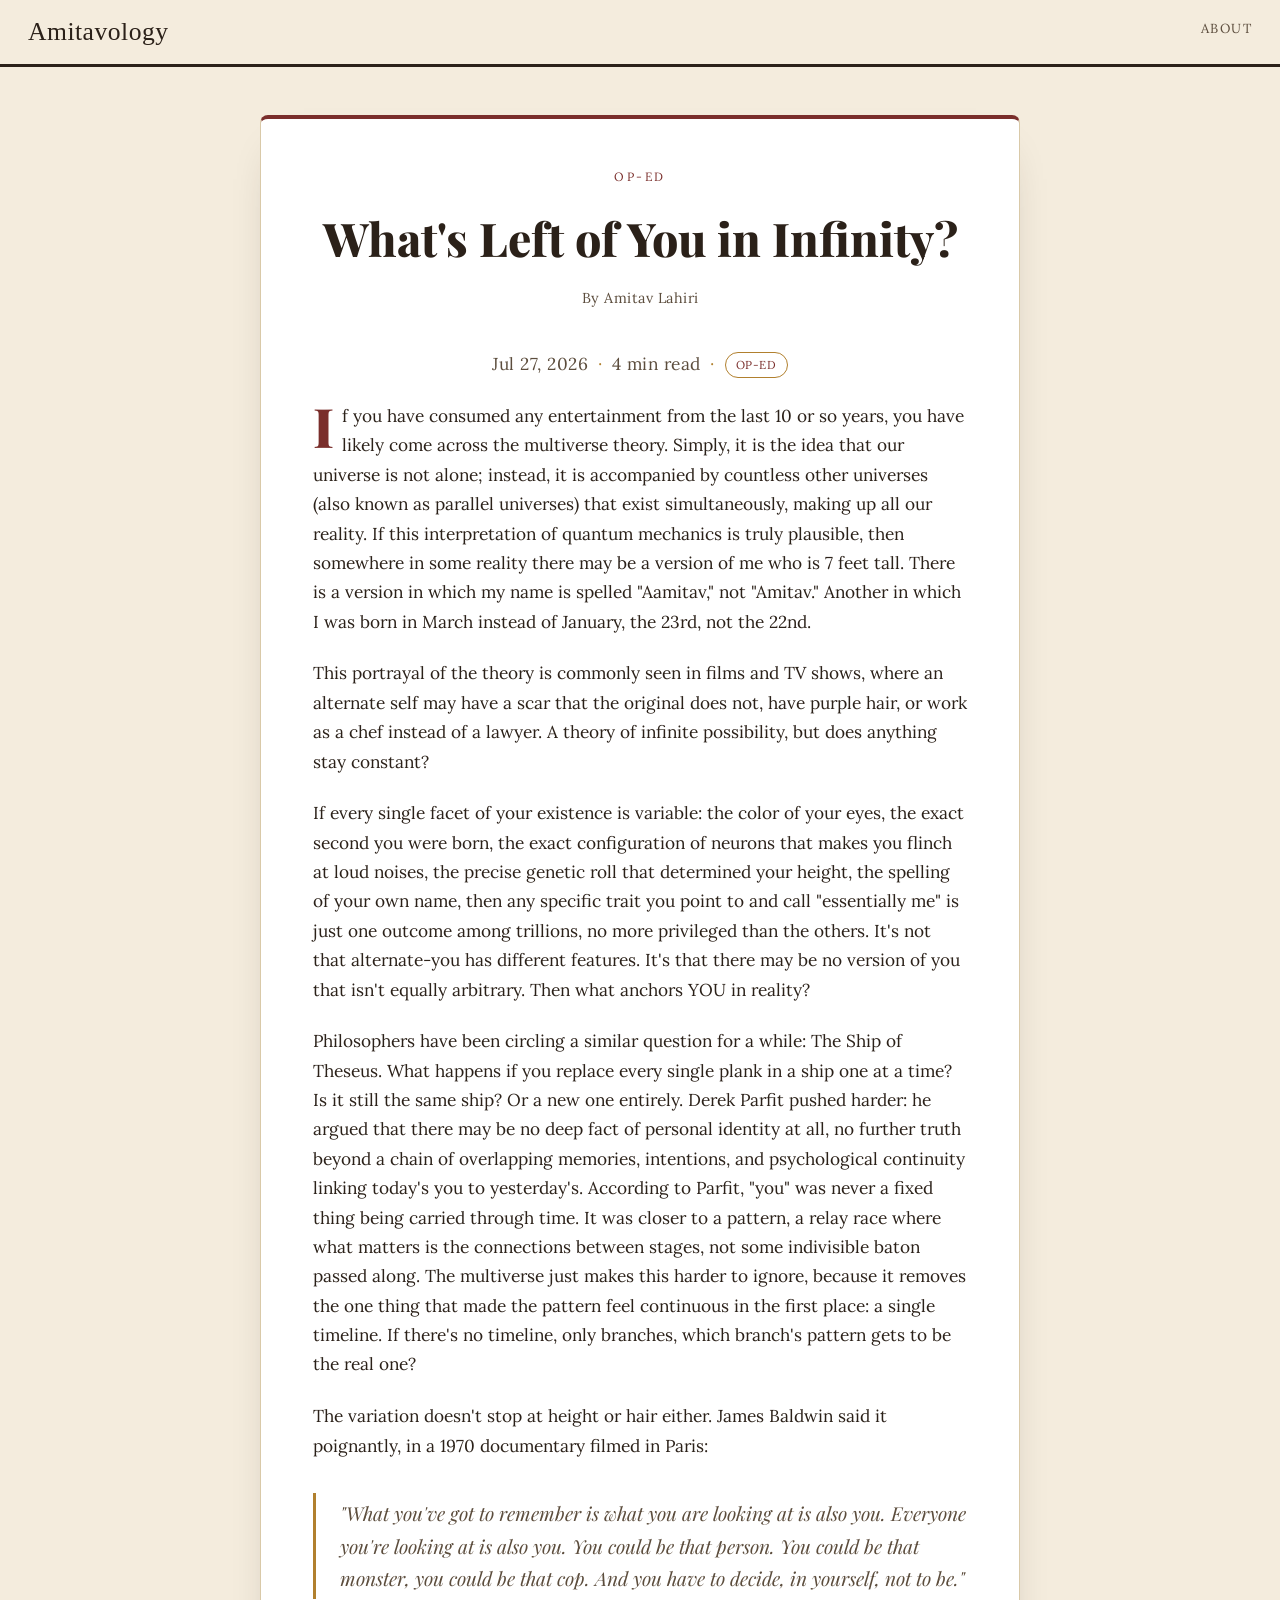
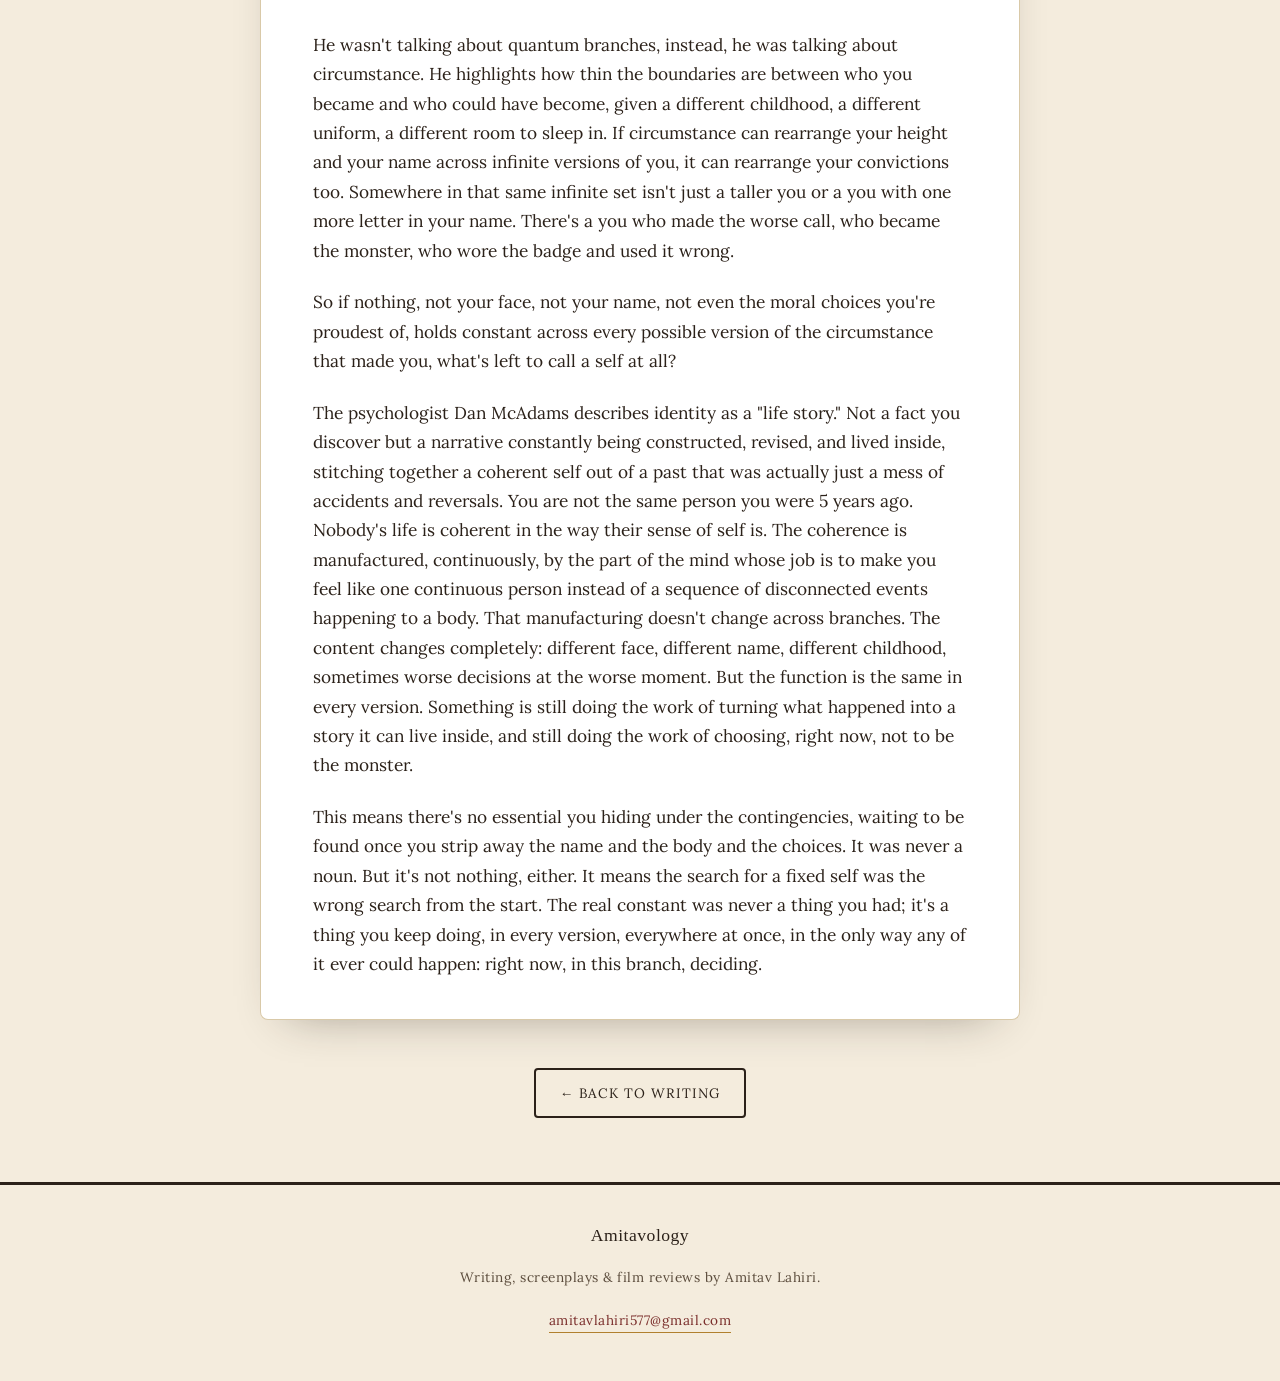
<file: writing/multiverse.html>
<!doctype html>
<html lang="en">
<head>
<meta charset="UTF-8">
<meta name="viewport" content="width=device-width, initial-scale=1.0">
<title>What&#x27;s Left of You in Infinity? | Amitavology</title>
<link rel="preconnect" href="https://fonts.googleapis.com">
<link rel="preconnect" href="https://fonts.gstatic.com" crossorigin>
<link href="https://fonts.googleapis.com/css2?family=Permanent+Marker&family=Playfair+Display:ital,wght@0,700;0,800;0,900;1,600&family=Lora:ital,wght@0,400;0,500;0,600;1,500&family=Bebas+Neue&family=Courier+Prime:wght@400;700&display=swap" rel="stylesheet">
<link rel="stylesheet" href="../assets/css/style.css">
</head>
<body>

<header class="site-header">
  <a href="../index.html" class="wordmark">Amitavology</a>
  <nav class="site-nav">
    <a href="../about.html">About</a>
  </nav>
</header>

<article class="article boxed">
  <span class="eyebrow">Op-Ed</span>
  <h1>What's Left of You in Infinity?</h1>
  <p class="byline">By Amitav Lahiri</p>
  <p class="post-meta"><span>Jul 27, 2026</span><span class="dot">&middot;</span><span>4 min read</span><span class="dot">&middot;</span><span class="tag-pill">Op-Ed</span></p>

  <p>If you have consumed any entertainment from the last 10 or so years, you have likely come across the multiverse theory. Simply, it is the idea that our universe is not alone; instead, it is accompanied by countless other universes (also known as parallel universes) that exist simultaneously, making up all our reality. If this interpretation of quantum mechanics is truly plausible, then somewhere in some reality there may be a version of me who is 7 feet tall. There is a version in which my name is spelled "Aamitav," not "Amitav." Another in which I was born in March instead of January, the 23rd, not the 22nd.</p>

  <p>This portrayal of the theory is commonly seen in films and TV shows, where an alternate self may have a scar that the original does not, have purple hair, or work as a chef instead of a lawyer. A theory of infinite possibility, but does anything stay constant?</p>

  <p>If every single facet of your existence is variable: the color of your eyes, the exact second you were born, the exact configuration of neurons that makes you flinch at loud noises, the precise genetic roll that determined your height, the spelling of your own name, then any specific trait you point to and call "essentially me" is just one outcome among trillions, no more privileged than the others. It's not that alternate-you has different features. It's that there may be no version of you that isn't equally arbitrary. Then what anchors YOU in reality?</p>

  <p>Philosophers have been circling a similar question for a while: The Ship of Theseus. What happens if you replace every single plank in a ship one at a time? Is it still the same ship? Or a new one entirely. Derek Parfit pushed harder: he argued that there may be no deep fact of personal identity at all, no further truth beyond a chain of overlapping memories, intentions, and psychological continuity linking today's you to yesterday's. According to Parfit, "you" was never a fixed thing being carried through time. It was closer to a pattern, a relay race where what matters is the connections between stages, not some indivisible baton passed along. The multiverse just makes this harder to ignore, because it removes the one thing that made the pattern feel continuous in the first place: a single timeline. If there's no timeline, only branches, which branch's pattern gets to be the real one?</p>

  <p>The variation doesn't stop at height or hair either. James Baldwin said it poignantly, in a 1970 documentary filmed in Paris:</p>

  <blockquote>"What you've got to remember is what you are looking at is also you. Everyone you're looking at is also you. You could be that person. You could be that monster, you could be that cop. And you have to decide, in yourself, not to be."</blockquote>

  <p>He wasn't talking about quantum branches, instead, he was talking about circumstance. He highlights how thin the boundaries are between who you became and who could have become, given a different childhood, a different uniform, a different room to sleep in. If circumstance can rearrange your height and your name across infinite versions of you, it can rearrange your convictions too. Somewhere in that same infinite set isn't just a taller you or a you with one more letter in your name. There's a you who made the worse call, who became the monster, who wore the badge and used it wrong.</p>

  <p>So if nothing, not your face, not your name, not even the moral choices you're proudest of, holds constant across every possible version of the circumstance that made you, what's left to call a self at all?</p>

  <p>The psychologist Dan McAdams describes identity as a "life story." Not a fact you discover but a narrative constantly being constructed, revised, and lived inside, stitching together a coherent self out of a past that was actually just a mess of accidents and reversals. You are not the same person you were 5 years ago. Nobody's life is coherent in the way their sense of self is. The coherence is manufactured, continuously, by the part of the mind whose job is to make you feel like one continuous person instead of a sequence of disconnected events happening to a body. That manufacturing doesn't change across branches. The content changes completely: different face, different name, different childhood, sometimes worse decisions at the worse moment. But the function is the same in every version. Something is still doing the work of turning what happened into a story it can live inside, and still doing the work of choosing, right now, not to be the monster.</p>

  <p>This means there's no essential you hiding under the contingencies, waiting to be found once you strip away the name and the body and the choices. It was never a noun. But it's not nothing, either. It means the search for a fixed self was the wrong search from the start. The real constant was never a thing you had; it's a thing you keep doing, in every version, everywhere at once, in the only way any of it ever could happen: right now, in this branch, deciding.</p>
</article>
<p class="back-row"><a href="../index.html#writing" class="btn">&larr; Back to Writing</a></p>

<footer class="site-footer">
  <span class="wordmark">Amitavology</span>
  <p>Writing, screenplays &amp; film reviews by Amitav Lahiri.</p>
  <a class="footer-email" href="mailto:amitavlahiri577@gmail.com">amitavlahiri577@gmail.com</a>
</footer>

</body>
</html>
</file>
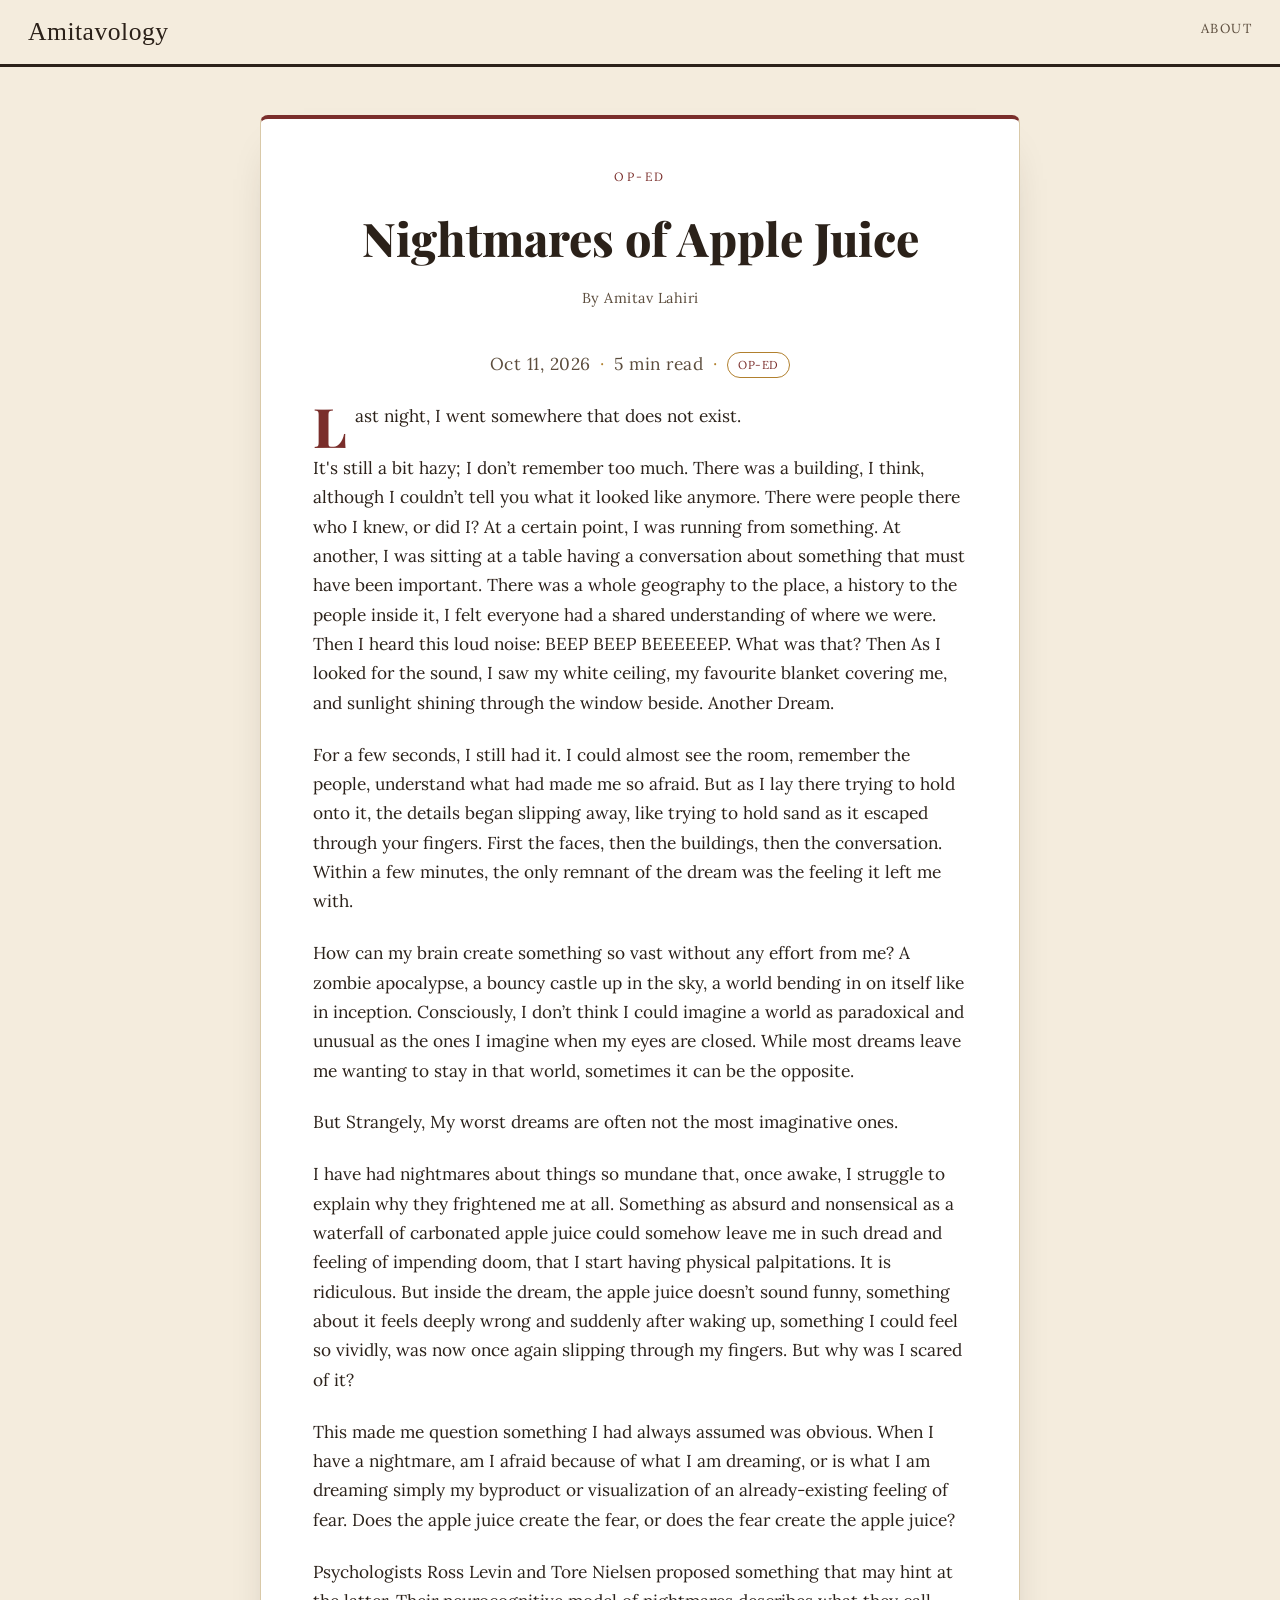
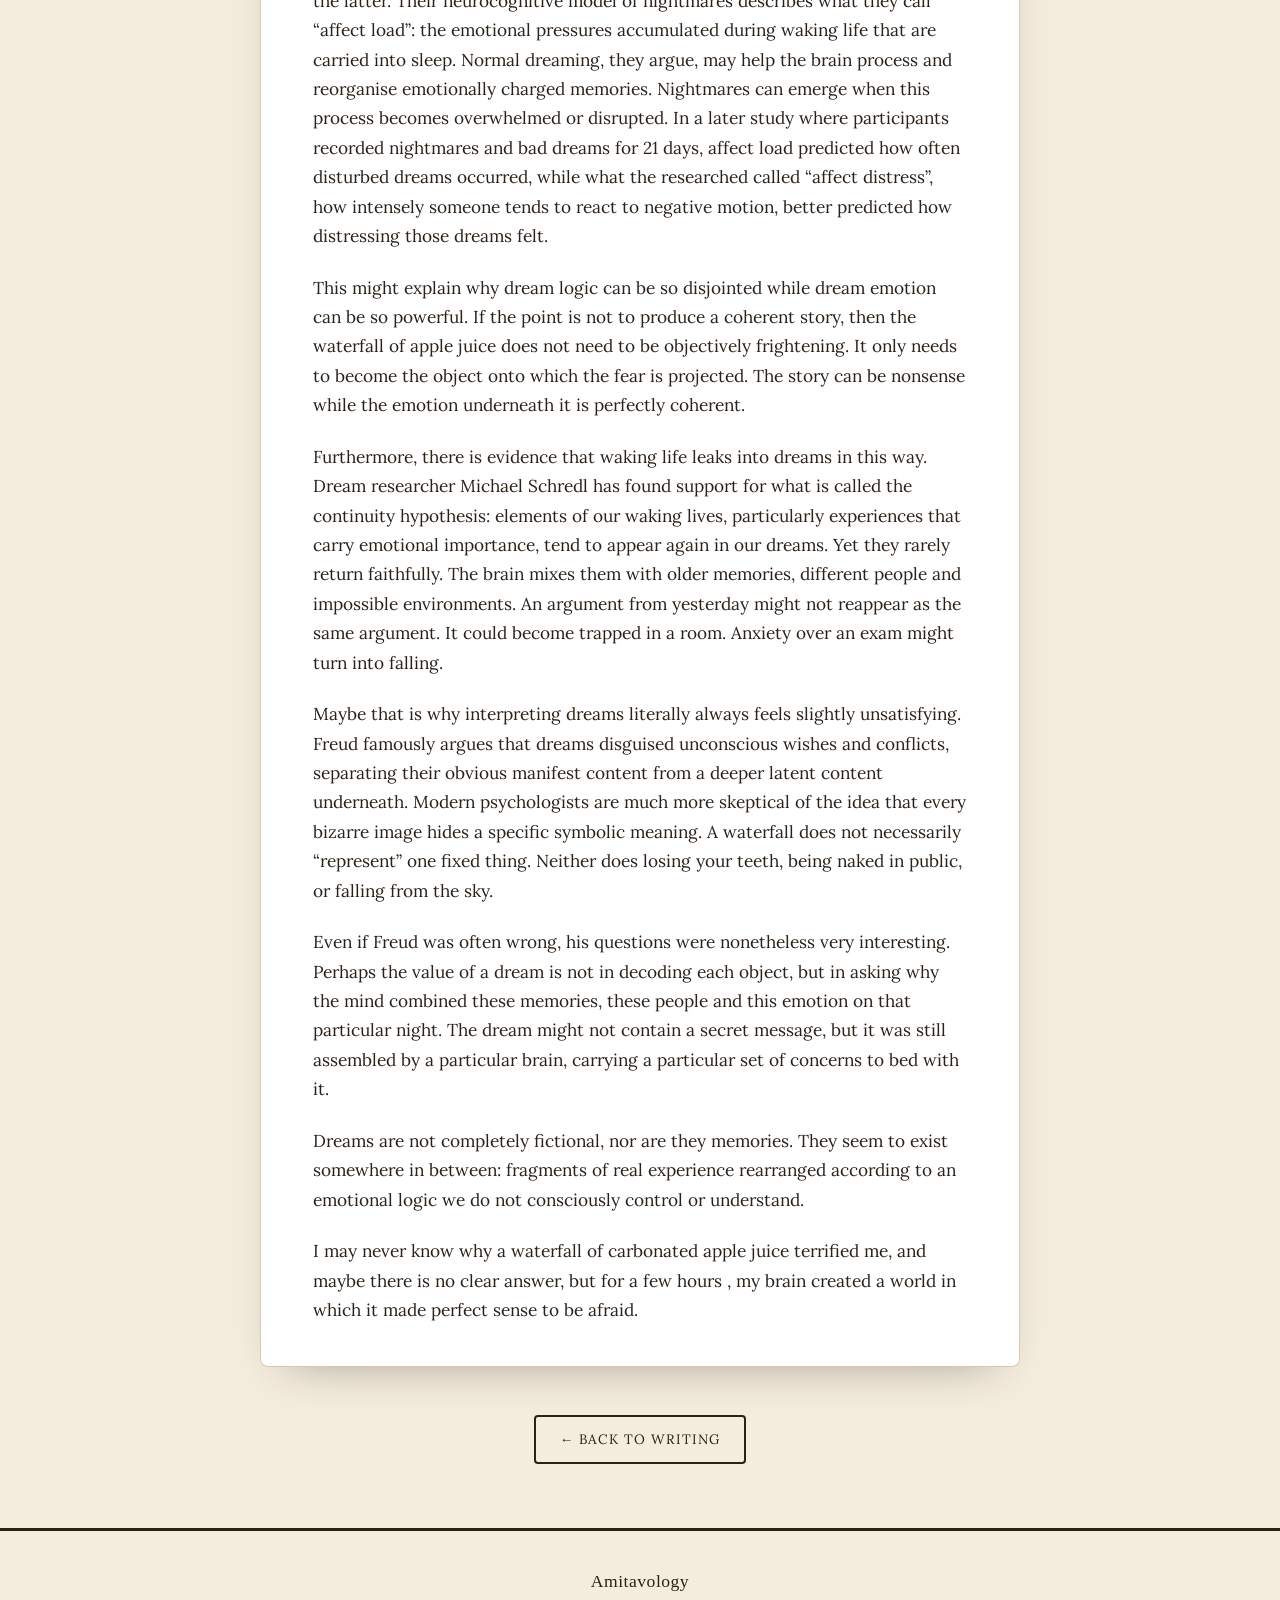
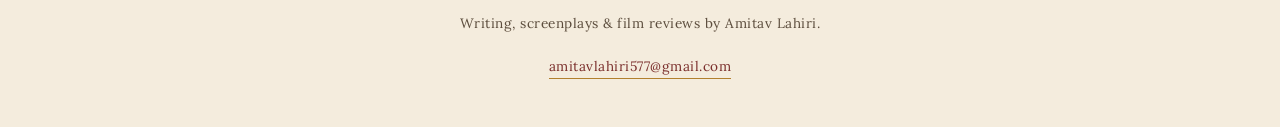
<file: writing/nightmares-of-apple-juice.html>
<!doctype html>
<html lang="en">
<head>
<meta charset="UTF-8">
<meta name="viewport" content="width=device-width, initial-scale=1.0">
<title>Nightmares of Apple Juice | Amitavology</title>
<link rel="preconnect" href="https://fonts.googleapis.com">
<link rel="preconnect" href="https://fonts.gstatic.com" crossorigin>
<link href="https://fonts.googleapis.com/css2?family=Permanent+Marker&family=Playfair+Display:ital,wght@0,700;0,800;0,900;1,600&family=Lora:ital,wght@0,400;0,500;0,600;1,500&family=Bebas+Neue&family=Courier+Prime:wght@400;700&display=swap" rel="stylesheet">
<link rel="stylesheet" href="../assets/css/style.css">
</head>
<body>

<header class="site-header">
  <a href="../index.html" class="wordmark">Amitavology</a>
  <nav class="site-nav">
    <a href="../about.html">About</a>
  </nav>
</header>

<article class="article boxed">
  <span class="eyebrow">Op-Ed</span>
  <h1>Nightmares of Apple Juice</h1>
  <p class="byline">By Amitav Lahiri</p>
  <p class="post-meta"><span>Oct 11, 2026</span><span class="dot">&middot;</span><span>5 min read</span><span class="dot">&middot;</span><span class="tag-pill">Op-Ed</span></p>

  <p>Last night, I went somewhere that does not exist.</p>

  <p>It's still a bit hazy; I don’t remember too much. There was a building, I think, although I couldn’t tell you what it looked like anymore. There were people there who I knew, or did I? At a certain point, I was running from something. At another, I was sitting at a table having a conversation about something that must have been important. There was a whole geography to the place, a history to the people inside it, I felt everyone had a shared understanding of where we were. Then I heard this loud noise: BEEP BEEP BEEEEEEP. What was that? Then As I looked for the sound, I saw my white ceiling, my favourite blanket covering me, and sunlight shining through the window beside. Another Dream.</p>

  <p>For a few seconds, I still had it. I could almost see the room, remember the people, understand what had made me so afraid. But as I lay there trying to hold onto it, the details began slipping away, like trying to hold sand as it escaped through your fingers. First the faces, then the buildings, then the conversation. Within a few minutes, the only remnant of the dream was the feeling it left me with.</p>

  <p>How can my brain create something so vast without any effort from me? A zombie apocalypse, a bouncy castle up in the sky, a world bending in on itself like in inception. Consciously, I don’t think I could imagine a world as paradoxical and unusual as the ones I imagine when my eyes are closed. While most dreams leave me wanting to stay in that world, sometimes it can be the opposite.</p>

  <p>But Strangely, My worst dreams are often not the most imaginative ones.</p>

  <p>I have had nightmares about things so mundane that, once awake, I struggle to explain why they frightened me at all. Something as absurd and nonsensical as a waterfall of carbonated apple juice could somehow leave me in such dread and feeling of impending doom, that I start having physical palpitations. It is ridiculous. But inside the dream, the apple juice doesn’t sound funny, something about it feels deeply wrong and suddenly after waking up, something I could feel so vividly, was now once again slipping through my fingers. But why was I scared of it?</p>

  <p>This made me question something I had always assumed was obvious. When I have a nightmare, am I afraid because of what I am dreaming, or is what I am dreaming simply my byproduct or visualization of an already-existing feeling of fear. Does the apple juice create the fear, or does the fear create the apple juice?</p>

  <p>Psychologists Ross Levin and Tore Nielsen proposed something that may hint at the latter. Their neurocognitive model of nightmares describes what they call “affect load”: the emotional pressures accumulated during waking life that are carried into sleep. Normal dreaming, they argue, may help the brain process and reorganise emotionally charged memories. Nightmares can emerge when this process becomes overwhelmed or disrupted. In a later study where participants recorded nightmares and bad dreams for 21 days, affect load predicted how often disturbed dreams occurred, while what the researched called “affect distress”, how intensely someone tends to react to negative motion, better predicted how distressing those dreams felt.</p>

  <p>This might explain why dream logic can be so disjointed while dream emotion can be so powerful. If the point is not to produce a coherent story, then the waterfall of apple juice does not need to be objectively frightening. It only needs to become the object onto which the fear is projected. The story can be nonsense while the emotion underneath it is perfectly coherent.</p>

  <p>Furthermore, there is evidence that waking life leaks into dreams in this way. Dream researcher Michael Schredl has found support for what is called the continuity hypothesis: elements of our waking lives, particularly experiences that carry emotional importance, tend to appear again in our dreams. Yet they rarely return faithfully. The brain mixes them with older memories, different people and impossible environments. An argument from yesterday might not reappear as the same argument. It could become trapped in a room. Anxiety over an exam might turn into falling.</p>

  <p>Maybe that is why interpreting dreams literally always feels slightly unsatisfying. Freud famously argues that dreams disguised unconscious wishes and conflicts, separating their obvious manifest content from a deeper latent content underneath. Modern psychologists are much more skeptical of the idea that every bizarre image hides a specific symbolic meaning. A waterfall does not necessarily “represent” one fixed thing. Neither does losing your teeth, being naked in public, or falling from the sky.</p>

  <p>Even if Freud was often wrong, his questions were nonetheless very interesting. Perhaps the value of a dream is not in decoding each object, but in asking why the mind combined these memories, these people and this emotion on that particular night. The dream might not contain a secret message, but it was still assembled by a particular brain, carrying a particular set of concerns to bed with it.</p>

  <p>Dreams are not completely fictional, nor are they memories. They seem to exist somewhere in between: fragments of real experience rearranged according to an emotional logic we do not consciously control or understand.</p>

  <p>I may never know why a waterfall of carbonated apple juice terrified me, and maybe there is no clear answer, but for a few hours , my brain created a world in which it made perfect sense to be afraid.</p>
</article>
<p class="back-row"><a href="../index.html#writing" class="btn">&larr; Back to Writing</a></p>

<footer class="site-footer">
  <span class="wordmark">Amitavology</span>
  <p>Writing, screenplays &amp; film reviews by Amitav Lahiri.</p>
  <a class="footer-email" href="mailto:amitavlahiri577@gmail.com">amitavlahiri577@gmail.com</a>
</footer>

</body>
</html>
</file>
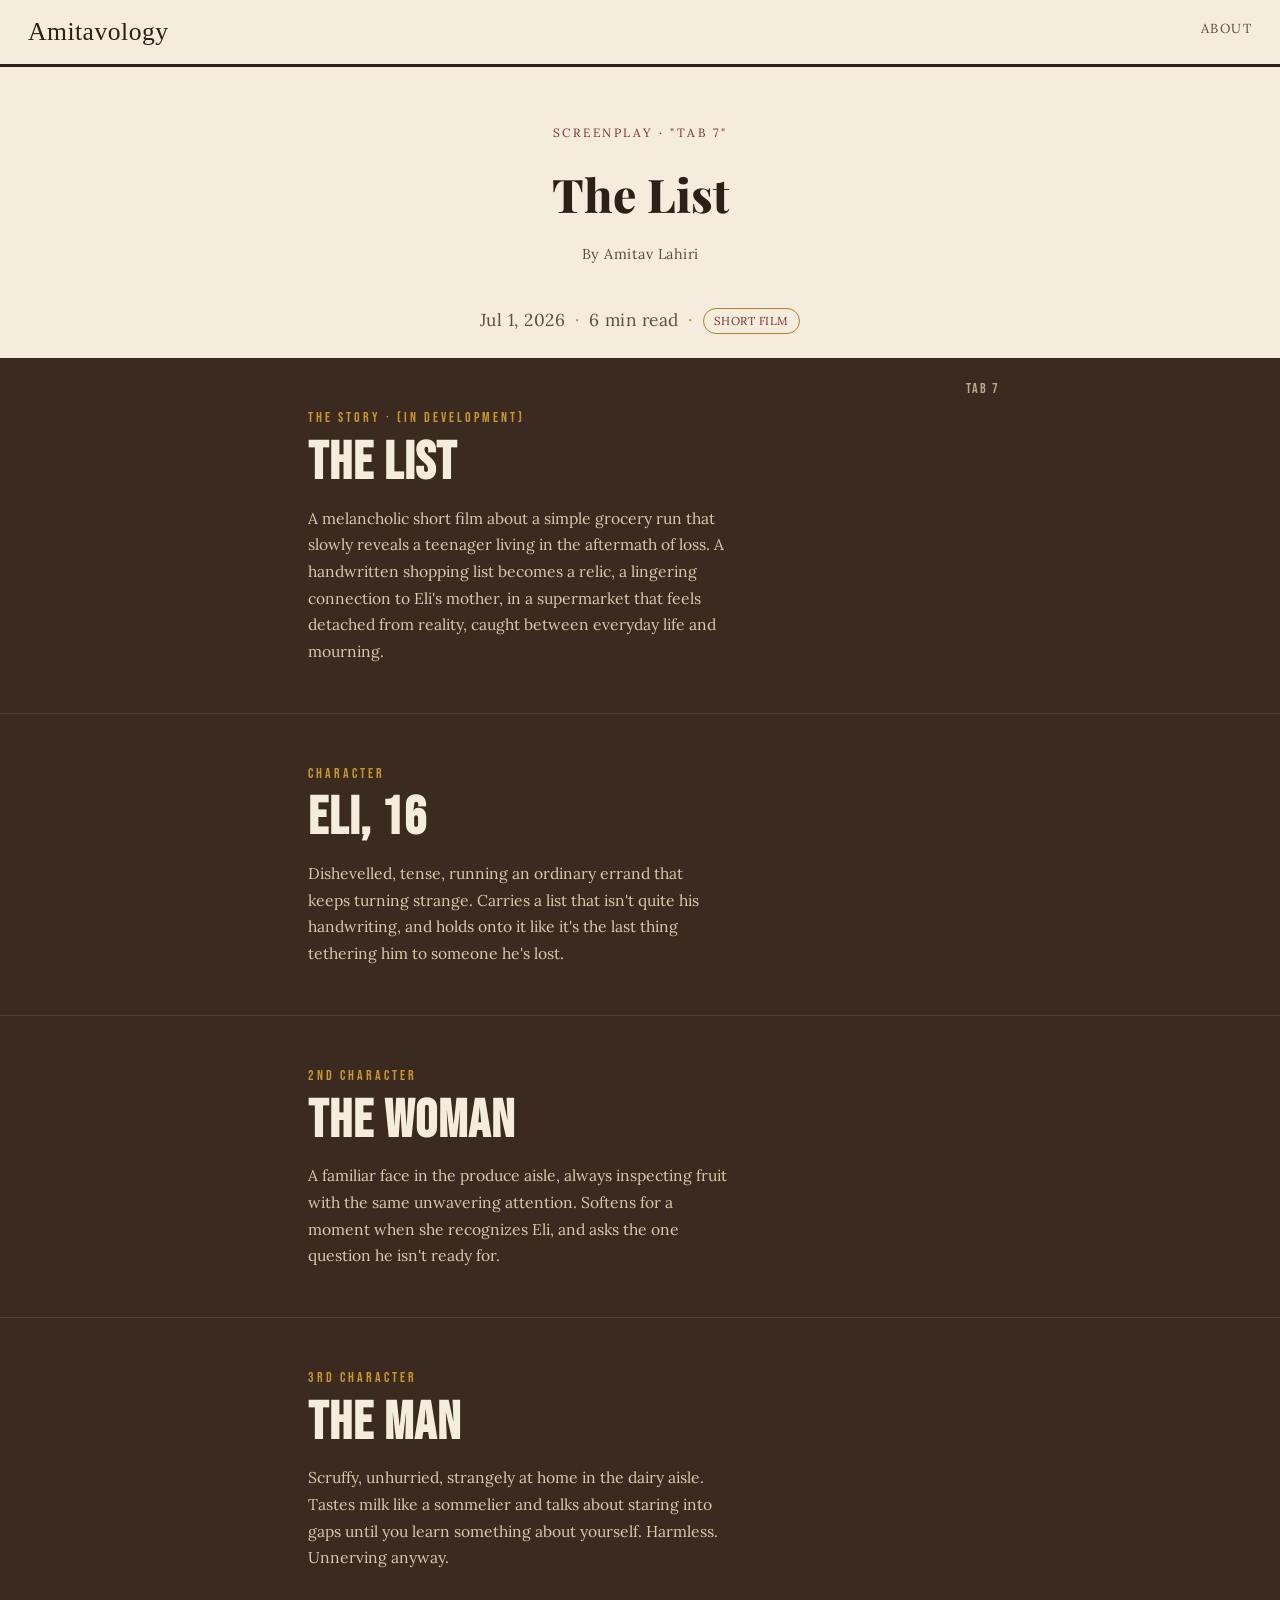
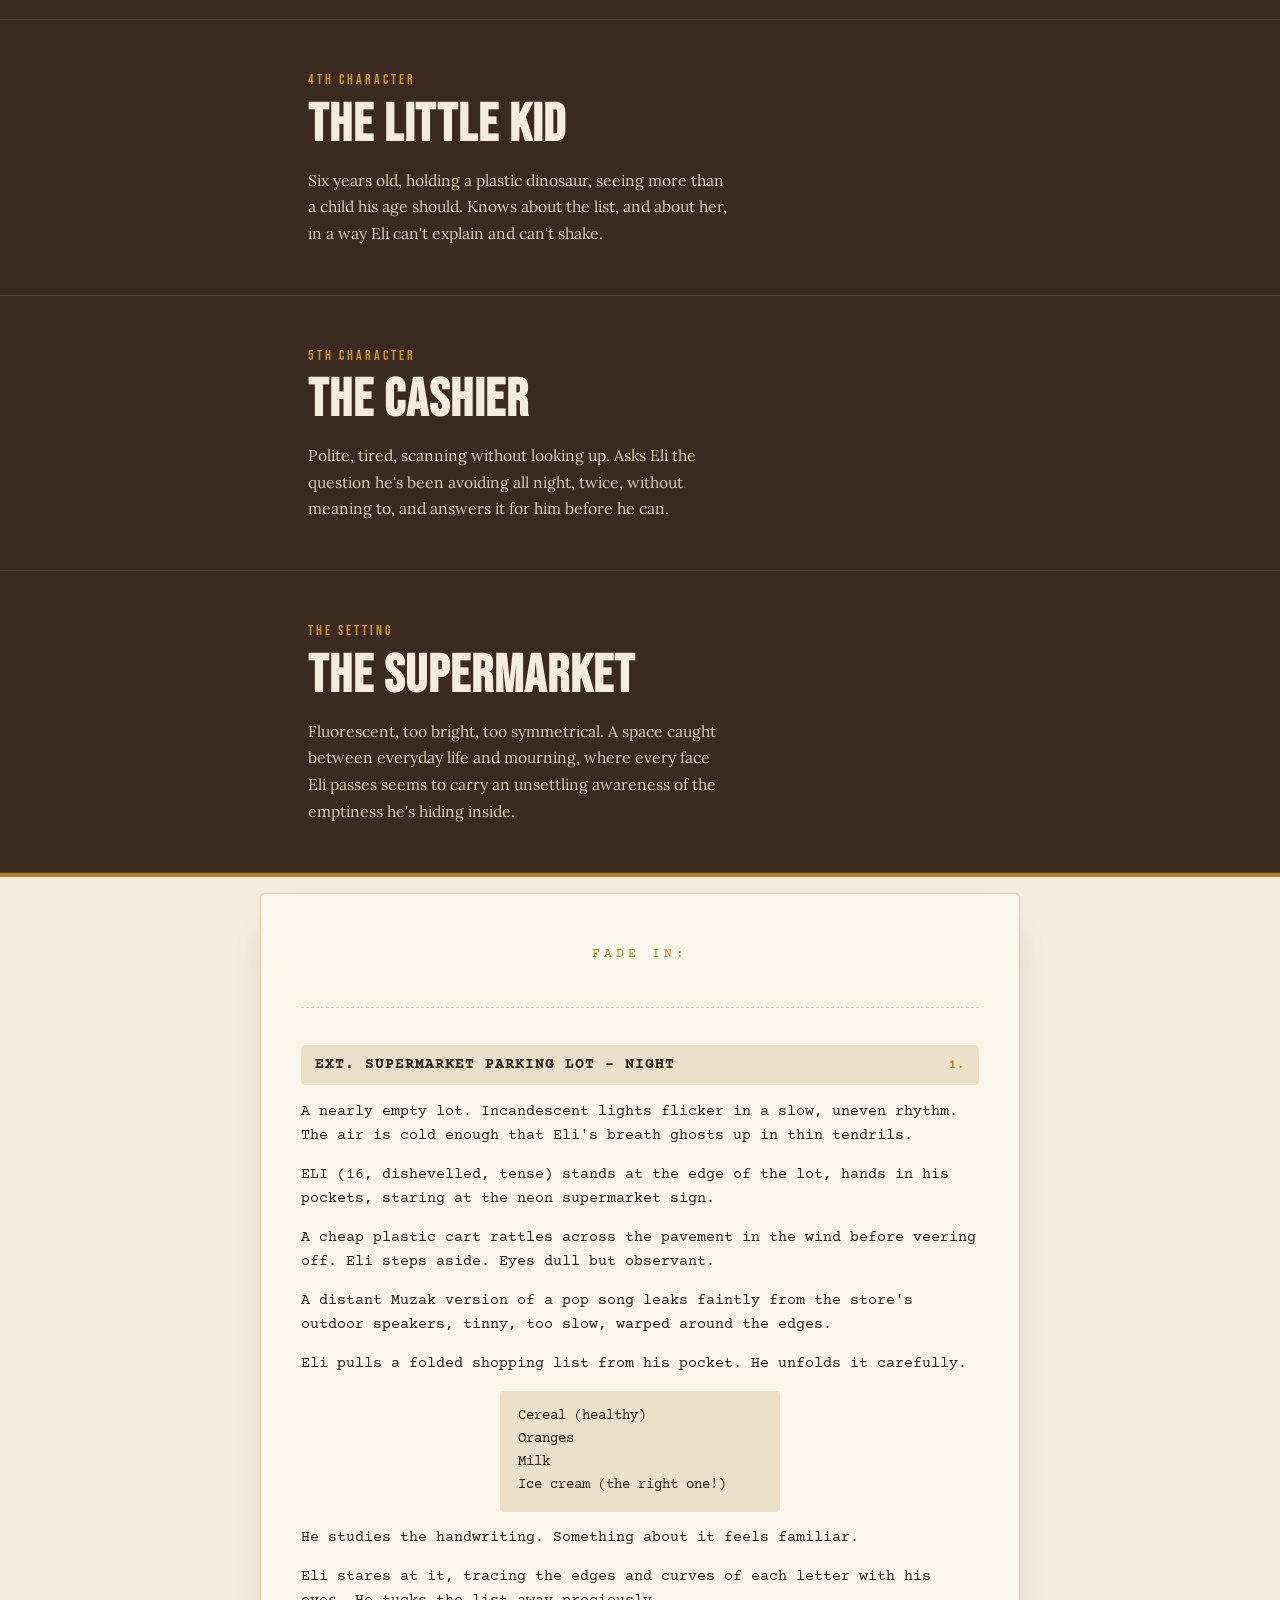
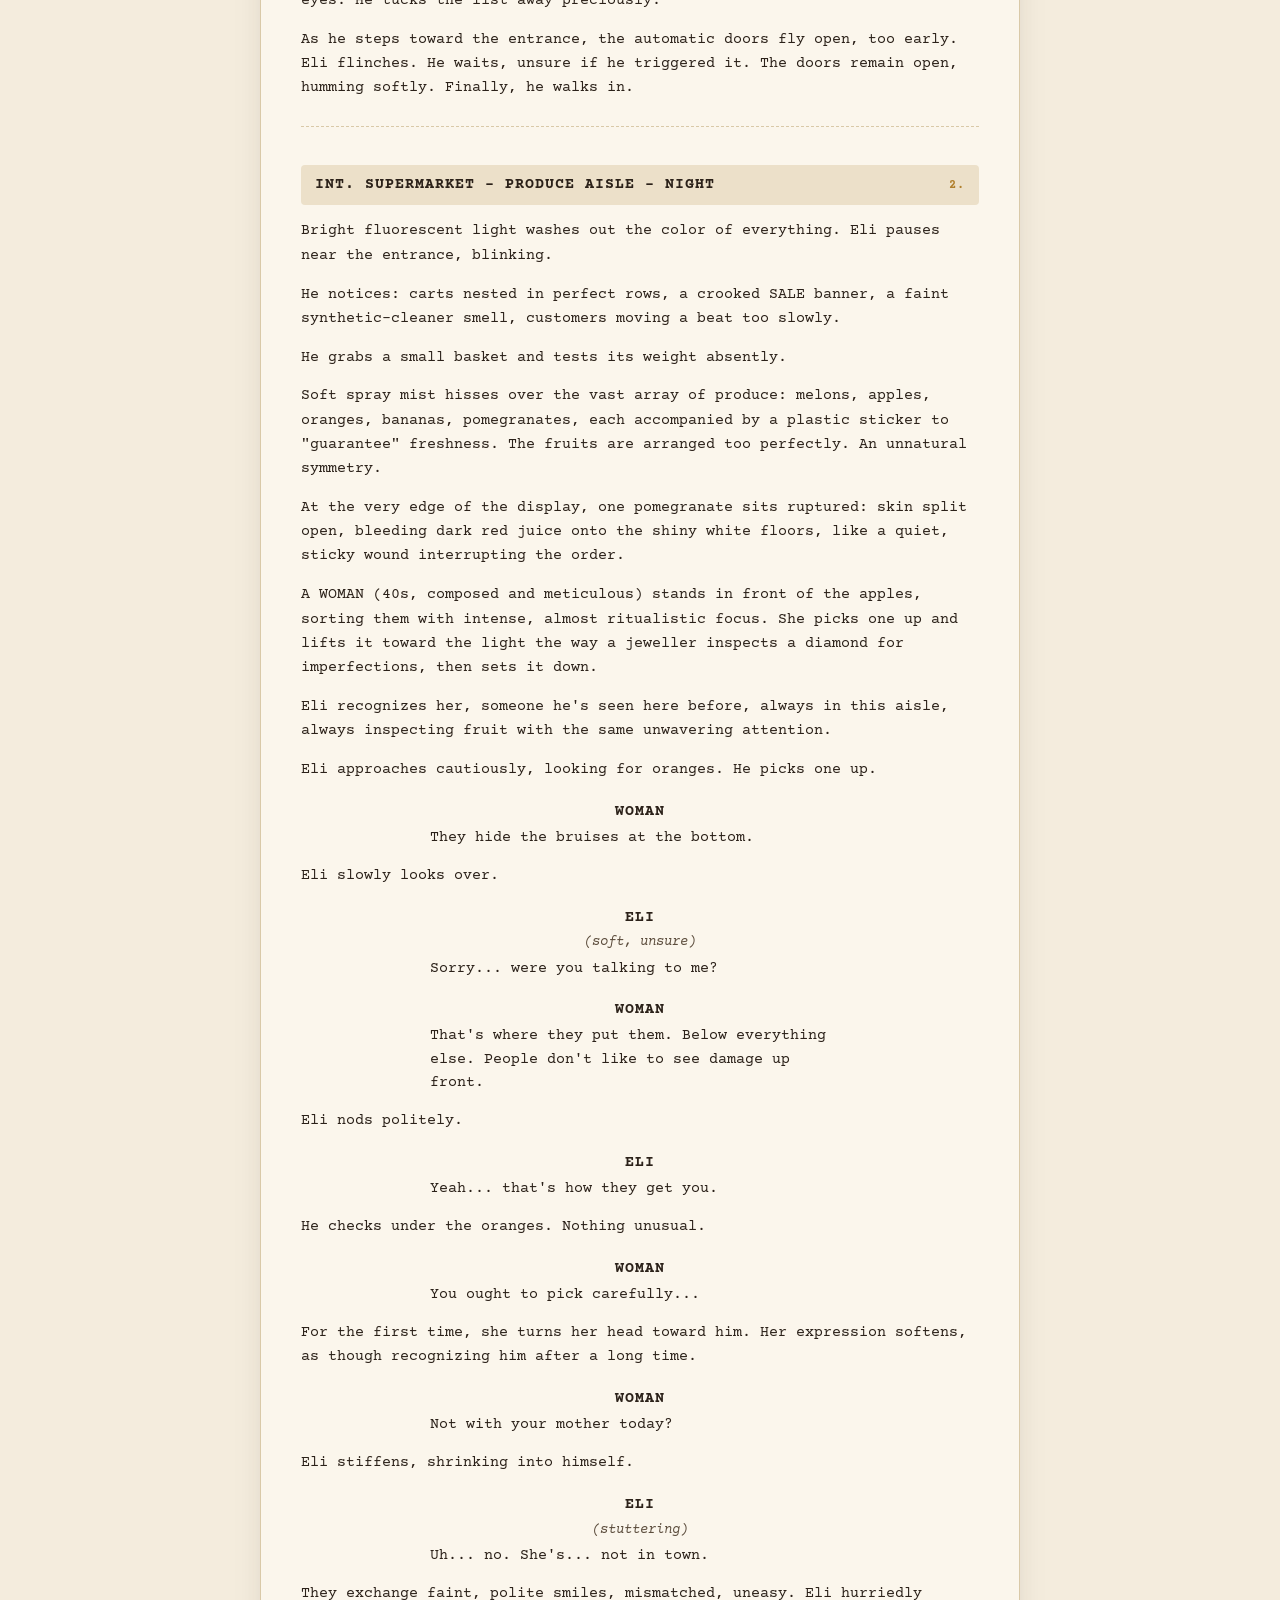
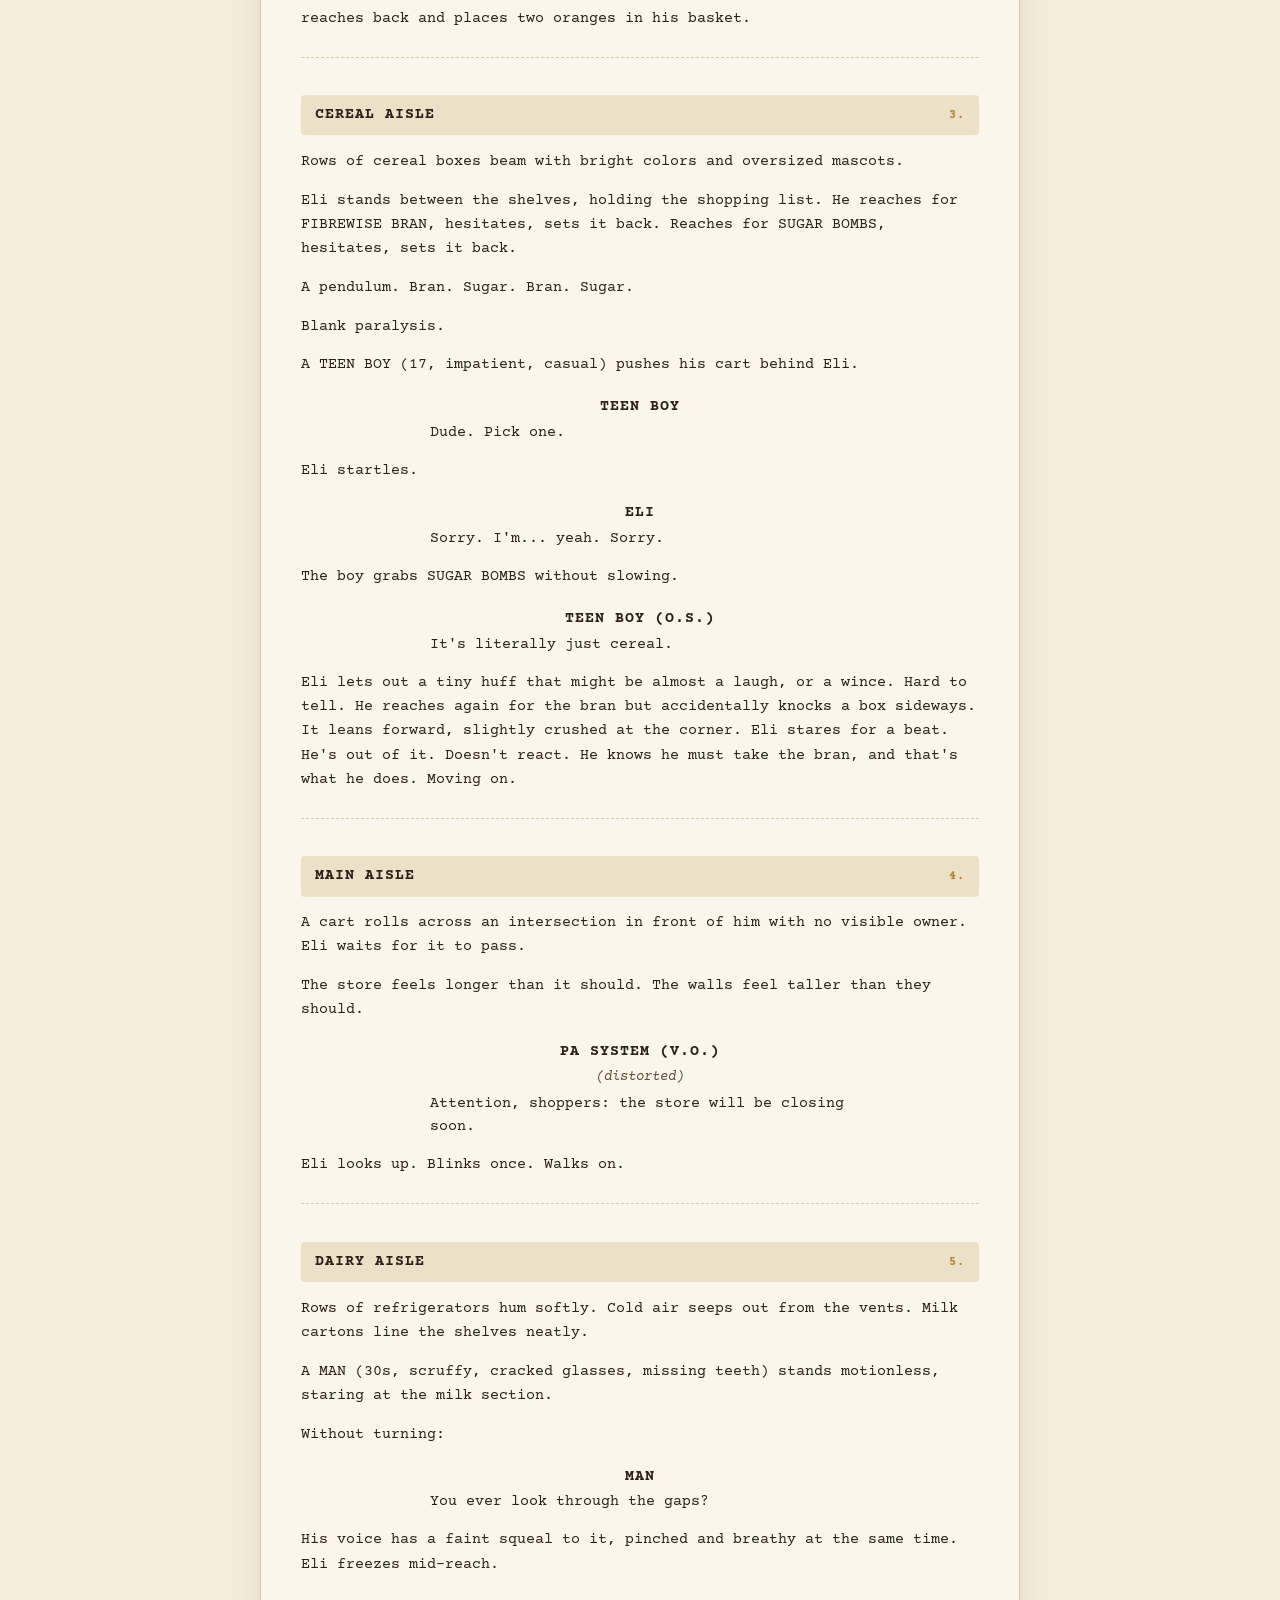
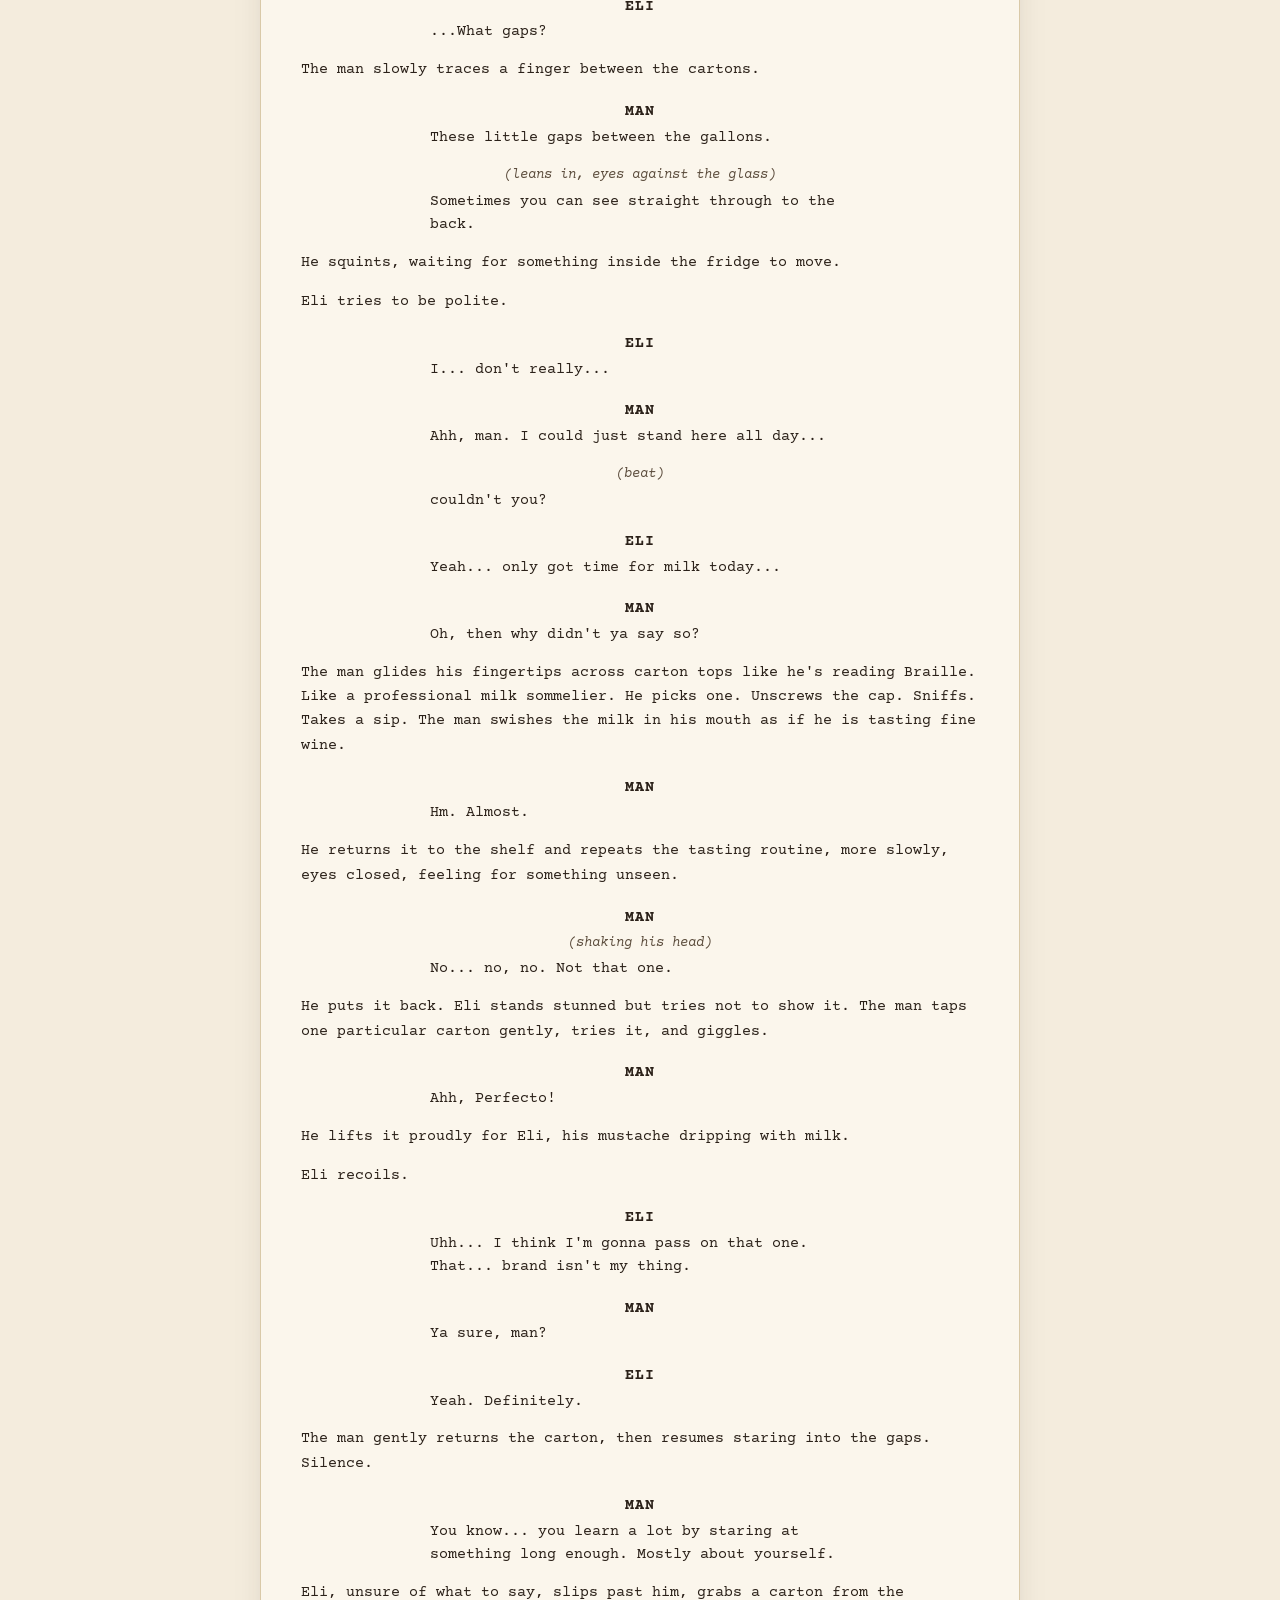
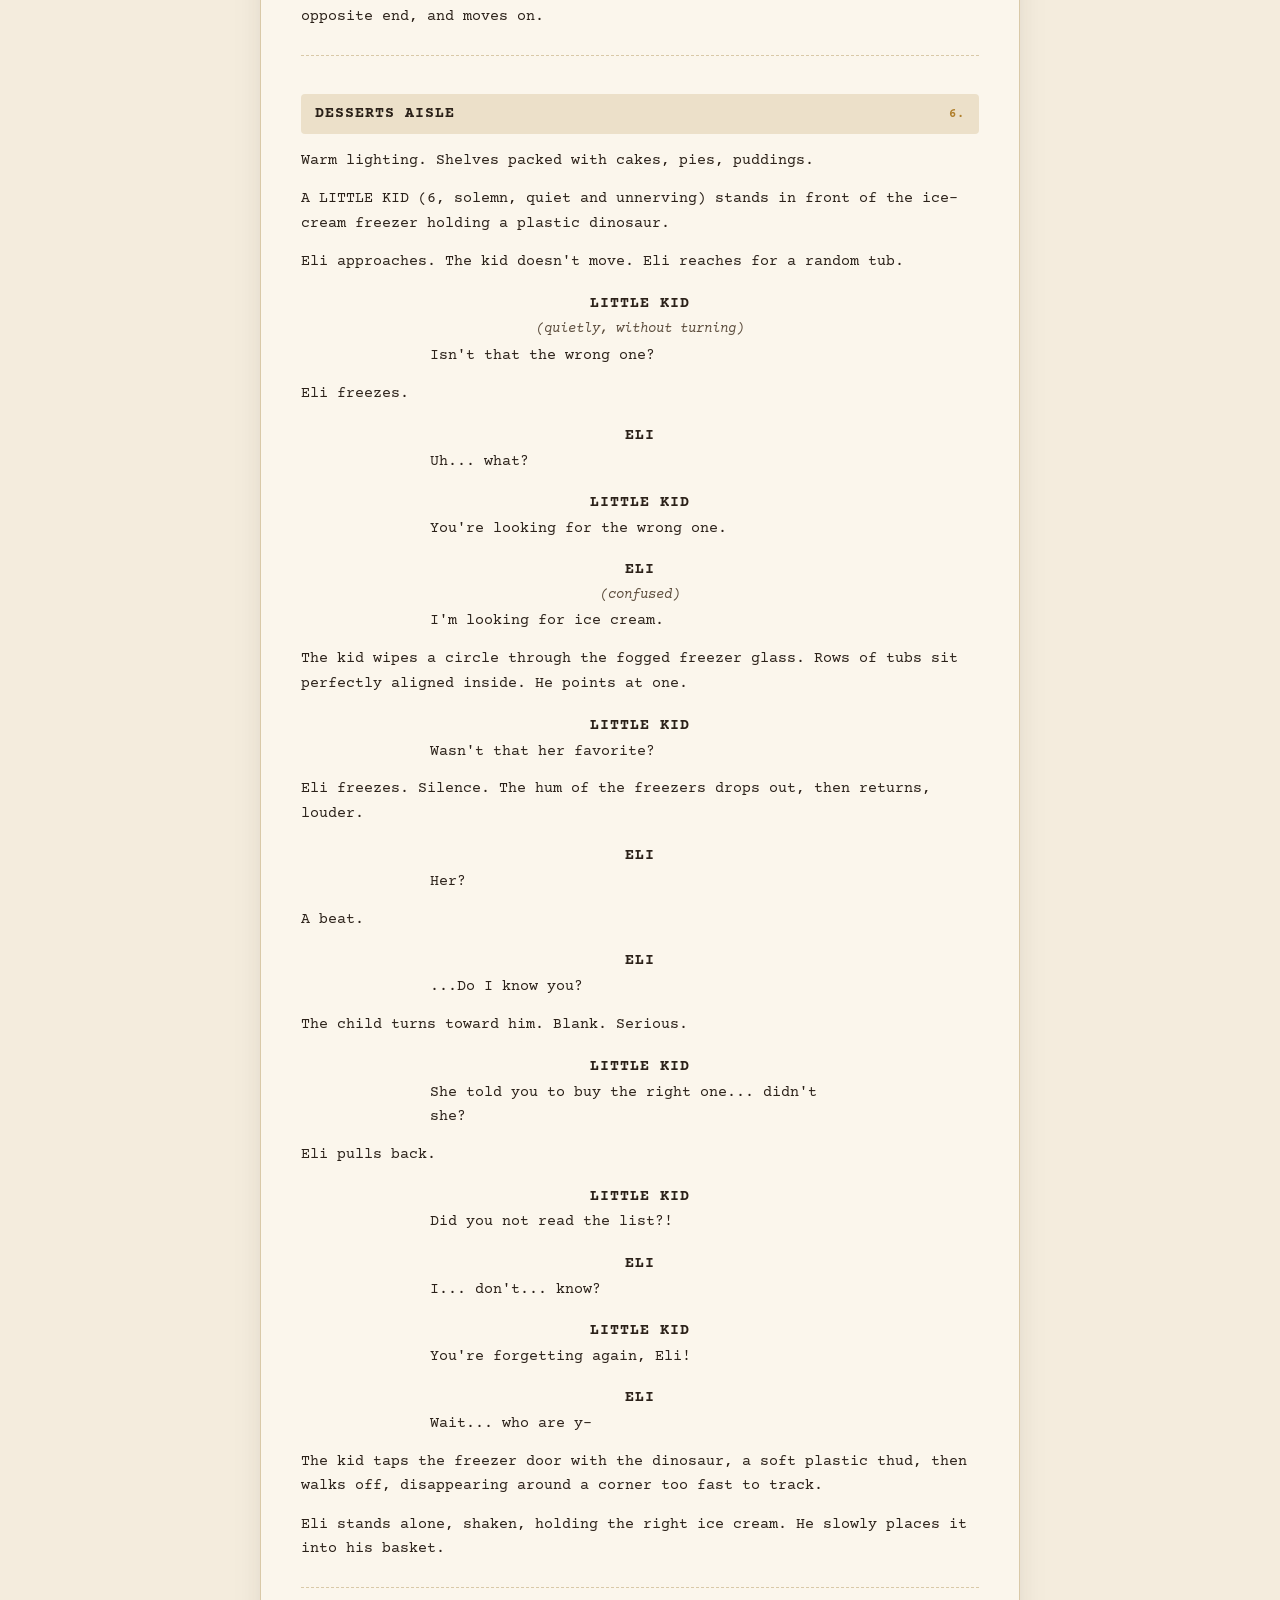
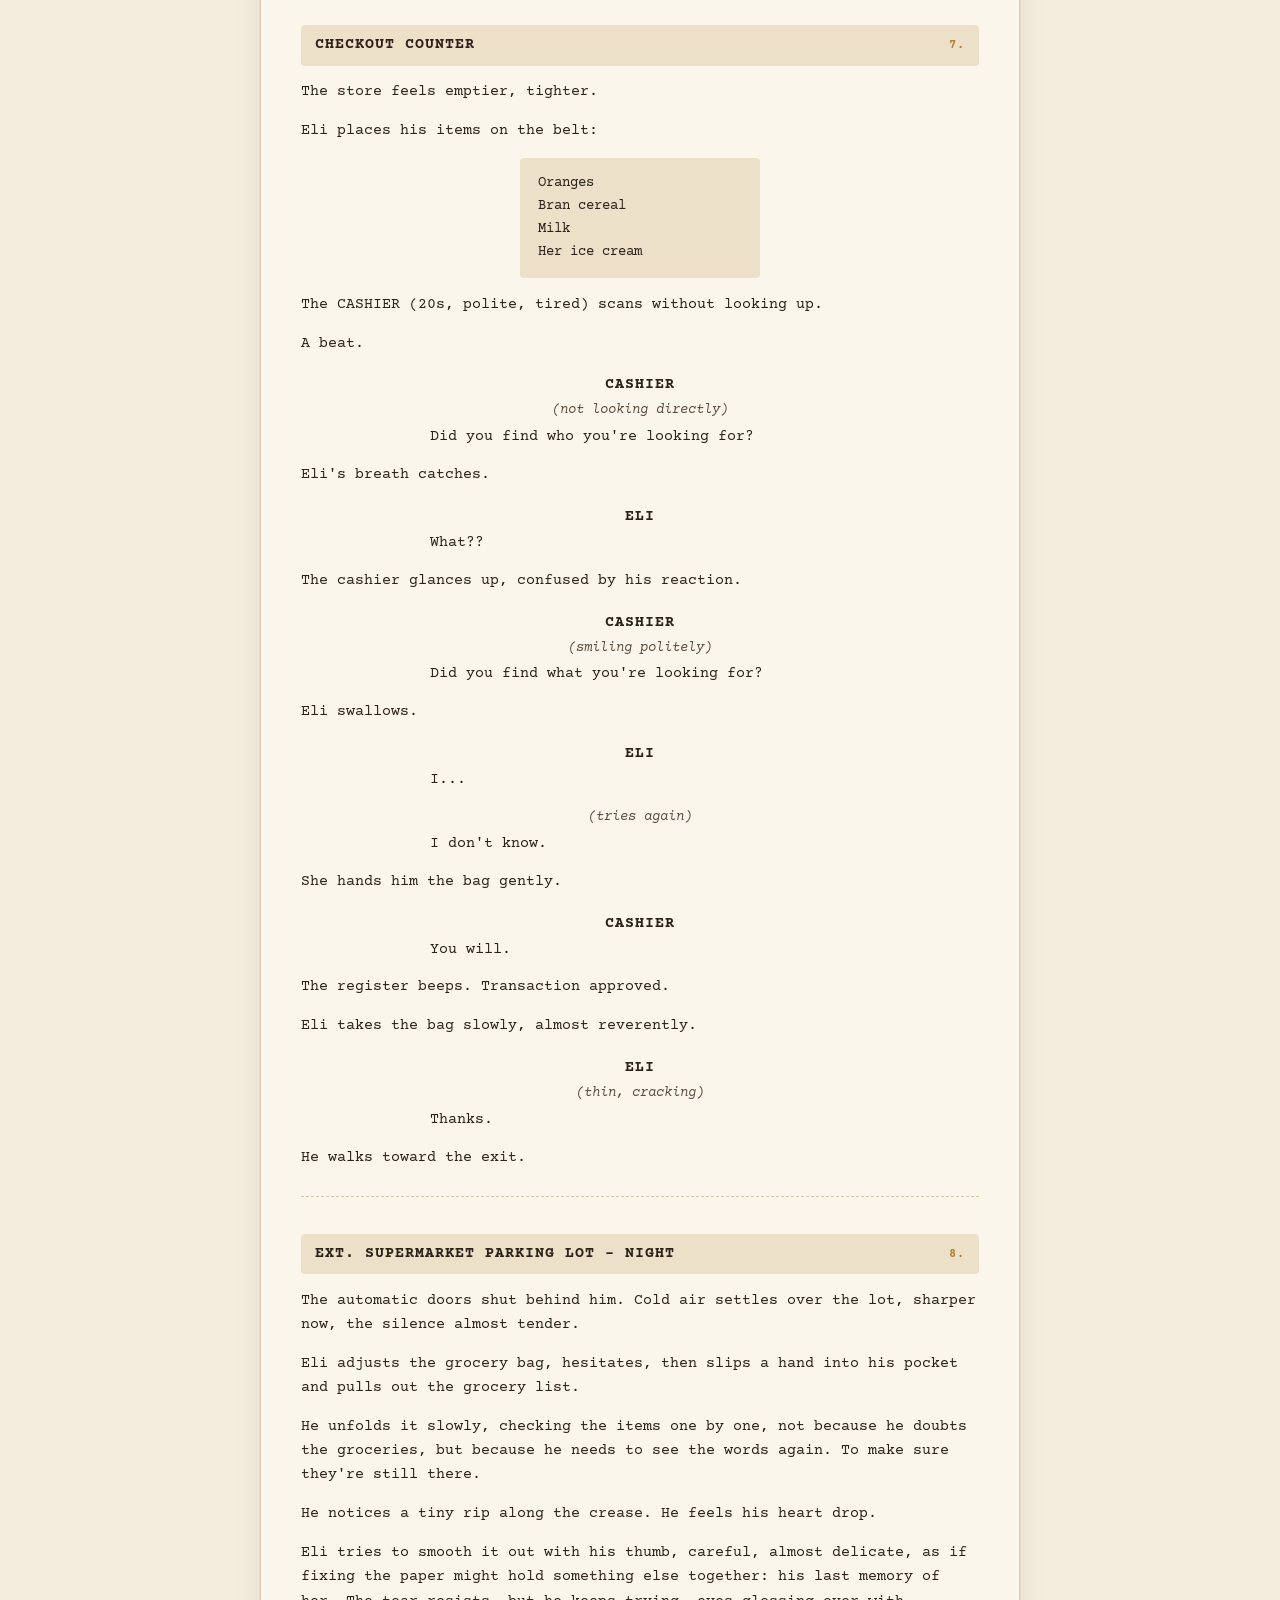
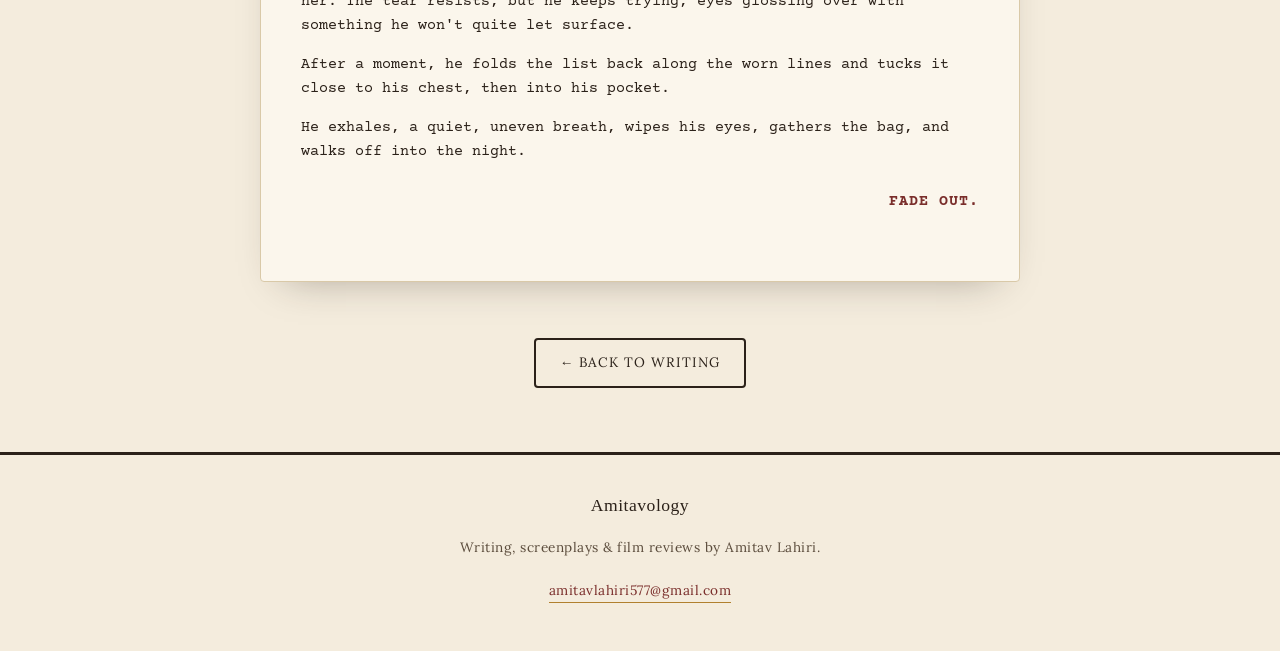
<file: writing/the-list.html>
<!doctype html>
<html lang="en">
<head>
<meta charset="UTF-8">
<meta name="viewport" content="width=device-width, initial-scale=1.0">
<title>The List | Amitavology</title>
<link rel="preconnect" href="https://fonts.googleapis.com">
<link rel="preconnect" href="https://fonts.gstatic.com" crossorigin>
<link href="https://fonts.googleapis.com/css2?family=Permanent+Marker&family=Playfair+Display:ital,wght@0,700;0,800;0,900;1,600&family=Lora:ital,wght@0,400;0,500;0,600;1,500&family=Bebas+Neue&family=Courier+Prime:wght@400;700&display=swap" rel="stylesheet">
<link rel="stylesheet" href="../assets/css/style.css">
</head>
<body>

<header class="site-header">
  <a href="../index.html" class="wordmark">Amitavology</a>
  <nav class="site-nav">
    <a href="../about.html">About</a>
  </nav>
</header>

<article class="article" style="padding-bottom: 0;">
  <span class="eyebrow">Screenplay &middot; "Tab 7"</span>
  <h1>The List</h1>
  <p class="byline">By Amitav Lahiri</p>
  <p class="post-meta"><span>Jul 1, 2026</span><span class="dot">&middot;</span><span>6 min read</span><span class="dot">&middot;</span><span class="tag-pill">Short Film</span></p>
</article>

<div class="lookbook">

  <div class="lookbook-band">
    <div class="lookbook-content">
      <span class="lookbook-brand">TAB 7</span>
      <span class="kicker">THE STORY &middot; (IN DEVELOPMENT)</span>
      <h3>THE LIST</h3>
      <p>A melancholic short film about a simple grocery run that slowly reveals a teenager living in the aftermath of loss. A handwritten shopping list becomes a relic, a lingering connection to Eli's mother, in a supermarket that feels detached from reality, caught between everyday life and mourning.</p>
    </div>
  </div>

  <div class="lookbook-band">
    <div class="lookbook-content">
      <span class="kicker">CHARACTER</span>
      <h3>ELI, 16</h3>
      <p>Dishevelled, tense, running an ordinary errand that keeps turning strange. Carries a list that isn't quite his handwriting, and holds onto it like it's the last thing tethering him to someone he's lost.</p>
    </div>
  </div>

  <div class="lookbook-band">
    <div class="lookbook-content">
      <span class="kicker">2ND CHARACTER</span>
      <h3>THE WOMAN</h3>
      <p>A familiar face in the produce aisle, always inspecting fruit with the same unwavering attention. Softens for a moment when she recognizes Eli, and asks the one question he isn't ready for.</p>
    </div>
  </div>

  <div class="lookbook-band">
    <div class="lookbook-content">
      <span class="kicker">3RD CHARACTER</span>
      <h3>THE MAN</h3>
      <p>Scruffy, unhurried, strangely at home in the dairy aisle. Tastes milk like a sommelier and talks about staring into gaps until you learn something about yourself. Harmless. Unnerving anyway.</p>
    </div>
  </div>

  <div class="lookbook-band">
    <div class="lookbook-content">
      <span class="kicker">4TH CHARACTER</span>
      <h3>THE LITTLE KID</h3>
      <p>Six years old, holding a plastic dinosaur, seeing more than a child his age should. Knows about the list, and about her, in a way Eli can't explain and can't shake.</p>
    </div>
  </div>

  <div class="lookbook-band">
    <div class="lookbook-content">
      <span class="kicker">5TH CHARACTER</span>
      <h3>THE CASHIER</h3>
      <p>Polite, tired, scanning without looking up. Asks Eli the question he's been avoiding all night, twice, without meaning to, and answers it for him before he can.</p>
    </div>
  </div>

  <div class="lookbook-band">
    <div class="lookbook-content">
      <span class="kicker">THE SETTING</span>
      <h3>THE SUPERMARKET</h3>
      <p>Fluorescent, too bright, too symmetrical. A space caught between everyday life and mourning, where every face Eli passes seems to carry an unsettling awareness of the emptiness he's hiding inside.</p>
    </div>
  </div>

</div>

<div class="section" style="padding-top: 0;">
  <div class="script-frame" style="max-width: var(--max); margin-left: auto; margin-right: auto;">
    <div class="script-page">

      <div class="script-title-block">
        <span class="slugline-deco">FADE IN:</span>
      </div>

      <div class="scene">
        <p class="scene-heading"><span>EXT. SUPERMARKET PARKING LOT - NIGHT</span><span class="scene-no">1.</span></p>
        <p class="action">A nearly empty lot. Incandescent lights flicker in a slow, uneven rhythm. The air is cold enough that Eli's breath ghosts up in thin tendrils.</p>
        <p class="action">ELI (16, dishevelled, tense) stands at the edge of the lot, hands in his pockets, staring at the neon supermarket sign.</p>
        <p class="action">A cheap plastic cart rattles across the pavement in the wind before veering off. Eli steps aside. Eyes dull but observant.</p>
        <p class="action">A distant Muzak version of a pop song leaks faintly from the store's outdoor speakers, tinny, too slow, warped around the edges.</p>
        <p class="action">Eli pulls a folded shopping list from his pocket. He unfolds it carefully.</p>
        <ul style="max-width: 280px; margin: 0 auto 0.9rem; list-style: none; padding: 0.9rem 1.1rem; background: var(--cream-2); border-radius: var(--radius); font-size: 0.9rem;">
          <li>Cereal (healthy)</li>
          <li>Oranges</li>
          <li>Milk</li>
          <li>Ice cream (the right one!)</li>
        </ul>
        <p class="action">He studies the handwriting. Something about it feels familiar.</p>
        <p class="action">Eli stares at it, tracing the edges and curves of each letter with his eyes. He tucks the list away preciously.</p>
        <p class="action">As he steps toward the entrance, the automatic doors fly open, too early. Eli flinches. He waits, unsure if he triggered it. The doors remain open, humming softly. Finally, he walks in.</p>
      </div>

      <div class="scene">
        <p class="scene-heading"><span>INT. SUPERMARKET - PRODUCE AISLE - NIGHT</span><span class="scene-no">2.</span></p>
        <p class="action">Bright fluorescent light washes out the color of everything. Eli pauses near the entrance, blinking.</p>
        <p class="action">He notices: carts nested in perfect rows, a crooked SALE banner, a faint synthetic-cleaner smell, customers moving a beat too slowly.</p>
        <p class="action">He grabs a small basket and tests its weight absently.</p>
        <p class="action">Soft spray mist hisses over the vast array of produce: melons, apples, oranges, bananas, pomegranates, each accompanied by a plastic sticker to "guarantee" freshness. The fruits are arranged too perfectly. An unnatural symmetry.</p>
        <p class="action">At the very edge of the display, one pomegranate sits ruptured: skin split open, bleeding dark red juice onto the shiny white floors, like a quiet, sticky wound interrupting the order.</p>
        <p class="action">A WOMAN (40s, composed and meticulous) stands in front of the apples, sorting them with intense, almost ritualistic focus. She picks one up and lifts it toward the light the way a jeweller inspects a diamond for imperfections, then sets it down.</p>
        <p class="action">Eli recognizes her, someone he's seen here before, always in this aisle, always inspecting fruit with the same unwavering attention.</p>
        <p class="action">Eli approaches cautiously, looking for oranges. He picks one up.</p>
        <p class="character">WOMAN</p>
        <p class="dialogue">They hide the bruises at the bottom.</p>
        <p class="action">Eli slowly looks over.</p>
        <p class="character">ELI</p>
        <p class="parenthetical">(soft, unsure)</p>
        <p class="dialogue">Sorry... were you talking to me?</p>
        <p class="character">WOMAN</p>
        <p class="dialogue">That's where they put them. Below everything else. People don't like to see damage up front.</p>
        <p class="action">Eli nods politely.</p>
        <p class="character">ELI</p>
        <p class="dialogue">Yeah... that's how they get you.</p>
        <p class="action">He checks under the oranges. Nothing unusual.</p>
        <p class="character">WOMAN</p>
        <p class="dialogue">You ought to pick carefully...</p>
        <p class="action">For the first time, she turns her head toward him. Her expression softens, as though recognizing him after a long time.</p>
        <p class="character">WOMAN</p>
        <p class="dialogue">Not with your mother today?</p>
        <p class="action">Eli stiffens, shrinking into himself.</p>
        <p class="character">ELI</p>
        <p class="parenthetical">(stuttering)</p>
        <p class="dialogue">Uh... no. She's... not in town.</p>
        <p class="action">They exchange faint, polite smiles, mismatched, uneasy. Eli hurriedly reaches back and places two oranges in his basket.</p>
      </div>

      <div class="scene">
        <p class="scene-heading"><span>CEREAL AISLE</span><span class="scene-no">3.</span></p>
        <p class="action">Rows of cereal boxes beam with bright colors and oversized mascots.</p>
        <p class="action">Eli stands between the shelves, holding the shopping list. He reaches for FIBREWISE BRAN, hesitates, sets it back. Reaches for SUGAR BOMBS, hesitates, sets it back.</p>
        <p class="action">A pendulum. Bran. Sugar. Bran. Sugar.</p>
        <p class="action">Blank paralysis.</p>
        <p class="action">A TEEN BOY (17, impatient, casual) pushes his cart behind Eli.</p>
        <p class="character">TEEN BOY</p>
        <p class="dialogue">Dude. Pick one.</p>
        <p class="action">Eli startles.</p>
        <p class="character">ELI</p>
        <p class="dialogue">Sorry. I'm... yeah. Sorry.</p>
        <p class="action">The boy grabs SUGAR BOMBS without slowing.</p>
        <p class="character">TEEN BOY (O.S.)</p>
        <p class="dialogue">It's literally just cereal.</p>
        <p class="action">Eli lets out a tiny huff that might be almost a laugh, or a wince. Hard to tell. He reaches again for the bran but accidentally knocks a box sideways. It leans forward, slightly crushed at the corner. Eli stares for a beat. He's out of it. Doesn't react. He knows he must take the bran, and that's what he does. Moving on.</p>
      </div>

      <div class="scene">
        <p class="scene-heading"><span>MAIN AISLE</span><span class="scene-no">4.</span></p>
        <p class="action">A cart rolls across an intersection in front of him with no visible owner. Eli waits for it to pass.</p>
        <p class="action">The store feels longer than it should. The walls feel taller than they should.</p>
        <p class="character">PA SYSTEM (V.O.)</p>
        <p class="parenthetical">(distorted)</p>
        <p class="dialogue">Attention, shoppers: the store will be closing soon.</p>
        <p class="action">Eli looks up. Blinks once. Walks on.</p>
      </div>

      <div class="scene">
        <p class="scene-heading"><span>DAIRY AISLE</span><span class="scene-no">5.</span></p>
        <p class="action">Rows of refrigerators hum softly. Cold air seeps out from the vents. Milk cartons line the shelves neatly.</p>
        <p class="action">A MAN (30s, scruffy, cracked glasses, missing teeth) stands motionless, staring at the milk section.</p>
        <p class="action">Without turning:</p>
        <p class="character">MAN</p>
        <p class="dialogue">You ever look through the gaps?</p>
        <p class="action">His voice has a faint squeal to it, pinched and breathy at the same time. Eli freezes mid-reach.</p>
        <p class="character">ELI</p>
        <p class="dialogue">...What gaps?</p>
        <p class="action">The man slowly traces a finger between the cartons.</p>
        <p class="character">MAN</p>
        <p class="dialogue">These little gaps between the gallons.</p>
        <p class="parenthetical">(leans in, eyes against the glass)</p>
        <p class="dialogue">Sometimes you can see straight through to the back.</p>
        <p class="action">He squints, waiting for something inside the fridge to move.</p>
        <p class="action">Eli tries to be polite.</p>
        <p class="character">ELI</p>
        <p class="dialogue">I... don't really...</p>
        <p class="character">MAN</p>
        <p class="dialogue">Ahh, man. I could just stand here all day...</p>
        <p class="parenthetical">(beat)</p>
        <p class="dialogue">couldn't you?</p>
        <p class="character">ELI</p>
        <p class="dialogue">Yeah... only got time for milk today...</p>
        <p class="character">MAN</p>
        <p class="dialogue">Oh, then why didn't ya say so?</p>
        <p class="action">The man glides his fingertips across carton tops like he's reading Braille. Like a professional milk sommelier. He picks one. Unscrews the cap. Sniffs. Takes a sip. The man swishes the milk in his mouth as if he is tasting fine wine.</p>
        <p class="character">MAN</p>
        <p class="dialogue">Hm. Almost.</p>
        <p class="action">He returns it to the shelf and repeats the tasting routine, more slowly, eyes closed, feeling for something unseen.</p>
        <p class="character">MAN</p>
        <p class="parenthetical">(shaking his head)</p>
        <p class="dialogue">No... no, no. Not that one.</p>
        <p class="action">He puts it back. Eli stands stunned but tries not to show it. The man taps one particular carton gently, tries it, and giggles.</p>
        <p class="character">MAN</p>
        <p class="dialogue">Ahh, Perfecto!</p>
        <p class="action">He lifts it proudly for Eli, his mustache dripping with milk.</p>
        <p class="action">Eli recoils.</p>
        <p class="character">ELI</p>
        <p class="dialogue">Uhh... I think I'm gonna pass on that one. That... brand isn't my thing.</p>
        <p class="character">MAN</p>
        <p class="dialogue">Ya sure, man?</p>
        <p class="character">ELI</p>
        <p class="dialogue">Yeah. Definitely.</p>
        <p class="action">The man gently returns the carton, then resumes staring into the gaps. Silence.</p>
        <p class="character">MAN</p>
        <p class="dialogue">You know... you learn a lot by staring at something long enough. Mostly about yourself.</p>
        <p class="action">Eli, unsure of what to say, slips past him, grabs a carton from the opposite end, and moves on.</p>
      </div>

      <div class="scene">
        <p class="scene-heading"><span>DESSERTS AISLE</span><span class="scene-no">6.</span></p>
        <p class="action">Warm lighting. Shelves packed with cakes, pies, puddings.</p>
        <p class="action">A LITTLE KID (6, solemn, quiet and unnerving) stands in front of the ice-cream freezer holding a plastic dinosaur.</p>
        <p class="action">Eli approaches. The kid doesn't move. Eli reaches for a random tub.</p>
        <p class="character">LITTLE KID</p>
        <p class="parenthetical">(quietly, without turning)</p>
        <p class="dialogue">Isn't that the wrong one?</p>
        <p class="action">Eli freezes.</p>
        <p class="character">ELI</p>
        <p class="dialogue">Uh... what?</p>
        <p class="character">LITTLE KID</p>
        <p class="dialogue">You're looking for the wrong one.</p>
        <p class="character">ELI</p>
        <p class="parenthetical">(confused)</p>
        <p class="dialogue">I'm looking for ice cream.</p>
        <p class="action">The kid wipes a circle through the fogged freezer glass. Rows of tubs sit perfectly aligned inside. He points at one.</p>
        <p class="character">LITTLE KID</p>
        <p class="dialogue">Wasn't that her favorite?</p>
        <p class="action">Eli freezes. Silence. The hum of the freezers drops out, then returns, louder.</p>
        <p class="character">ELI</p>
        <p class="dialogue">Her?</p>
        <p class="action">A beat.</p>
        <p class="character">ELI</p>
        <p class="dialogue">...Do I know you?</p>
        <p class="action">The child turns toward him. Blank. Serious.</p>
        <p class="character">LITTLE KID</p>
        <p class="dialogue">She told you to buy the right one... didn't she?</p>
        <p class="action">Eli pulls back.</p>
        <p class="character">LITTLE KID</p>
        <p class="dialogue">Did you not read the list?!</p>
        <p class="character">ELI</p>
        <p class="dialogue">I... don't... know?</p>
        <p class="character">LITTLE KID</p>
        <p class="dialogue">You're forgetting again, Eli!</p>
        <p class="character">ELI</p>
        <p class="dialogue">Wait... who are y-</p>
        <p class="action">The kid taps the freezer door with the dinosaur, a soft plastic thud, then walks off, disappearing around a corner too fast to track.</p>
        <p class="action">Eli stands alone, shaken, holding the right ice cream. He slowly places it into his basket.</p>
      </div>

      <div class="scene">
        <p class="scene-heading"><span>CHECKOUT COUNTER</span><span class="scene-no">7.</span></p>
        <p class="action">The store feels emptier, tighter.</p>
        <p class="action">Eli places his items on the belt:</p>
        <ul style="max-width: 240px; margin: 0 auto 0.9rem; list-style: none; padding: 0.9rem 1.1rem; background: var(--cream-2); border-radius: var(--radius); font-size: 0.9rem;">
          <li>Oranges</li>
          <li>Bran cereal</li>
          <li>Milk</li>
          <li>Her ice cream</li>
        </ul>
        <p class="action">The CASHIER (20s, polite, tired) scans without looking up.</p>
        <p class="action">A beat.</p>
        <p class="character">CASHIER</p>
        <p class="parenthetical">(not looking directly)</p>
        <p class="dialogue">Did you find who you're looking for?</p>
        <p class="action">Eli's breath catches.</p>
        <p class="character">ELI</p>
        <p class="dialogue">What??</p>
        <p class="action">The cashier glances up, confused by his reaction.</p>
        <p class="character">CASHIER</p>
        <p class="parenthetical">(smiling politely)</p>
        <p class="dialogue">Did you find what you're looking for?</p>
        <p class="action">Eli swallows.</p>
        <p class="character">ELI</p>
        <p class="dialogue">I...</p>
        <p class="parenthetical">(tries again)</p>
        <p class="dialogue">I don't know.</p>
        <p class="action">She hands him the bag gently.</p>
        <p class="character">CASHIER</p>
        <p class="dialogue">You will.</p>
        <p class="action">The register beeps. Transaction approved.</p>
        <p class="action">Eli takes the bag slowly, almost reverently.</p>
        <p class="character">ELI</p>
        <p class="parenthetical">(thin, cracking)</p>
        <p class="dialogue">Thanks.</p>
        <p class="action">He walks toward the exit.</p>
      </div>

      <div class="scene">
        <p class="scene-heading"><span>EXT. SUPERMARKET PARKING LOT - NIGHT</span><span class="scene-no">8.</span></p>
        <p class="action">The automatic doors shut behind him. Cold air settles over the lot, sharper now, the silence almost tender.</p>
        <p class="action">Eli adjusts the grocery bag, hesitates, then slips a hand into his pocket and pulls out the grocery list.</p>
        <p class="action">He unfolds it slowly, checking the items one by one, not because he doubts the groceries, but because he needs to see the words again. To make sure they're still there.</p>
        <p class="action">He notices a tiny rip along the crease. He feels his heart drop.</p>
        <p class="action">Eli tries to smooth it out with his thumb, careful, almost delicate, as if fixing the paper might hold something else together: his last memory of her. The tear resists, but he keeps trying, eyes glossing over with something he won't quite let surface.</p>
        <p class="action">After a moment, he folds the list back along the worn lines and tucks it close to his chest, then into his pocket.</p>
        <p class="action">He exhales, a quiet, uneven breath, wipes his eyes, gathers the bag, and walks off into the night.</p>
      </div>

      <p class="transition">FADE OUT.</p>

    </div>
  </div>
</div>
<p class="back-row"><a href="../index.html#writing" class="btn">&larr; Back to Writing</a></p>

<footer class="site-footer">
  <span class="wordmark">Amitavology</span>
  <p>Writing, screenplays &amp; film reviews by Amitav Lahiri.</p>
  <a class="footer-email" href="mailto:amitavlahiri577@gmail.com">amitavlahiri577@gmail.com</a>
</footer>

</body>
</html>
</file>
<file: assets/css/style.css>
/* =========================================================
   Amitav Lahiri — personal writing site
   Two moods sharing one palette family:
   - "vintage" (default): warm cream/paper, for essays, screenplay, about
   - "cinema": deep warm espresso, for film & show reviews
   Both share the same gold accent + cream/tan tones so nothing clashes.
   ========================================================= */

:root {
  /* vintage / paper */
  --cream: #f4ecdd;
  --cream-2: #ece0c9;
  --paper: #fbf6ec;
  --ink: #2b2119;
  --ink-soft: #5c4d3d;
  --line: #d9c9a8;
  --rust: #7a2e2b;
  --rust-soft: #9c4b3f;
  --gold: #b1802e;
  --gold-bright: #c9962f;

  /* cinema (still warm, never pure black) */
  --noir-bg: #3a2a1f;
  --noir-bg-2: #4a3627;
  --noir-panel: #2f2118;
  --noir-text: #f4ecdd;
  --noir-text-soft: #d8c9ac;

  --max: 760px;
  --max-wide: 1080px;
  --radius: 4px;
}

@font-face { font-display: swap; }

* { box-sizing: border-box; }
html { scroll-behavior: smooth; }

body {
  margin: 0;
  background: var(--cream);
  color: var(--ink);
  font-family: 'Lora', Georgia, 'Times New Roman', serif;
  line-height: 1.7;
  -webkit-font-smoothing: antialiased;
}

img { max-width: 100%; display: block; }

a { color: inherit; }

.wordmark {
  font-family: 'Permanent Marker', cursive;
  font-size: 1.6rem;
  letter-spacing: 0.5px;
  color: var(--ink);
  text-decoration: none;
  line-height: 1;
}

/* ---------- header / nav ---------- */
.site-header {
  position: sticky;
  top: 0;
  z-index: 50;
  display: flex;
  align-items: center;
  justify-content: space-between;
  gap: 1rem;
  padding: 1.1rem 1.75rem;
  background: var(--cream);
  border-bottom: 3px solid var(--ink);
}

.site-nav {
  display: flex;
  align-items: center;
  gap: 1.75rem;
  font-family: 'Lora', serif;
  font-size: 0.82rem;
  text-transform: uppercase;
  letter-spacing: 1.5px;
}

.site-nav a {
  text-decoration: none;
  color: var(--ink-soft);
  padding-bottom: 4px;
  border-bottom: 2px solid transparent;
  transition: color .15s ease, border-color .15s ease;
}

.site-nav a:hover,
.site-nav a[aria-current="page"] {
  color: var(--rust);
  border-color: var(--gold);
}

@media (max-width: 680px) {
  .site-header { padding: 1rem 1.25rem; }
  .site-nav { gap: 1.1rem; }
}

/* ---------- single-page sections ---------- */
section[id] { scroll-margin-top: 4.5rem; }

/* chapter banner: marks the start of Writing / Reviews */
.chapter {
  scroll-margin-top: 4.5rem;
  text-align: center;
  padding: 5rem 1.75rem 4.5rem;
  background: var(--cream-2);
  border-top: 3px solid var(--ink);
  border-bottom: 3px solid var(--ink);
  position: relative;
}
.chapter::before, .chapter::after {
  content: "";
  position: absolute;
  left: 0; right: 0;
  height: 1px;
  background: var(--ink);
}
.chapter::before { top: 6px; }
.chapter::after { bottom: 6px; }
.chapter-no {
  display: block;
  font-family: 'Bebas Neue', sans-serif;
  letter-spacing: 4px;
  font-size: 1rem;
  color: var(--rust);
  margin-bottom: 0.6rem;
}
.chapter h2 {
  font-family: 'Playfair Display', serif;
  font-weight: 900;
  font-size: clamp(3rem, 10vw, 5.5rem);
  line-height: 1;
  margin: 0 auto 1rem;
  display: inline-block;
  border-bottom: 3px solid var(--gold);
  padding-bottom: 0.4rem;
}
.chapter p {
  margin: 0;
  font-style: italic;
  color: var(--ink-soft);
  font-size: 1.05rem;
}
.chapter.dark { background: var(--noir-panel); color: var(--noir-text); border-color: var(--gold); }
.chapter.dark::before, .chapter.dark::after { background: var(--gold); }
.chapter.dark .chapter-no { color: var(--gold-bright); }
.chapter.dark h2 { color: var(--noir-text); }
.chapter.dark p { color: var(--noir-text-soft); }

/* break between pieces inside a chapter */
.piece-break {
  display: flex;
  flex-direction: column;
  align-items: center;
  gap: 0.6rem;
  max-width: var(--max);
  margin: 0 auto;
  padding: 2.5rem 1.75rem;
}
.piece-break span {
  display: flex;
  align-items: center;
  gap: 1rem;
  width: 100%;
  color: var(--gold);
  font-size: 1.1rem;
}
.piece-break span::before, .piece-break span::after {
  content: "";
  flex: 1;
  height: 1px;
  background: var(--line);
}
.piece-break p {
  margin: 0;
  font-family: 'Bebas Neue', sans-serif;
  letter-spacing: 2px;
  font-size: 0.95rem;
  color: var(--ink-soft);
}
.piece-break.dark { max-width: none; background: var(--noir-bg); }
.piece-break.dark span { max-width: var(--max); color: var(--gold-bright); }
.piece-break.dark span::before, .piece-break.dark span::after { background: rgba(244,236,221,0.25); }
.piece-break.dark p { color: var(--noir-text-soft); }

/* ---------- footer ---------- */
.site-footer {
  border-top: 3px solid var(--ink);
  background: var(--cream);
  padding: 2.5rem 1.75rem 3rem;
  text-align: center;
  color: var(--ink-soft);
  font-size: 0.85rem;
  letter-spacing: 0.5px;
}
.site-footer .wordmark { font-size: 1.1rem; display: inline-block; margin-bottom: 0.5rem; }

/* ---------- headings ---------- */
h1, h2, h3, .display {
  font-family: 'Playfair Display', 'Georgia', serif;
  color: var(--ink);
  margin: 0 0 0.5rem;
  font-weight: 800;
}

.eyebrow {
  display: inline-block;
  font-family: 'Lora', serif;
  font-size: 0.75rem;
  letter-spacing: 2.5px;
  text-transform: uppercase;
  color: var(--rust);
  margin-bottom: 0.75rem;
}

.rule {
  border: none;
  border-top: 1px solid var(--line);
  margin: 2.5rem 0;
}
.rule.thick { border-top: 3px solid var(--ink); }

/* ---------- hero (home) ---------- */
.hero {
  padding: 5rem 1.75rem 4rem;
  text-align: center;
  max-width: var(--max);
  margin: 0 auto;
}
.hero .wordmark { font-size: clamp(2.6rem, 8vw, 4.2rem); }
.hero p.tagline {
  font-family: 'Playfair Display', serif;
  font-style: italic;
  font-size: 1.2rem;
  color: var(--rust-soft);
  margin: 0.75rem 0 1.5rem;
}
.hero p.intro {
  color: var(--ink-soft);
  font-size: 1.05rem;
  max-width: 560px;
  margin: 0 auto;
}
.hero .cta-row {
  margin-top: 2rem;
  display: flex;
  gap: 1rem;
  justify-content: center;
  flex-wrap: wrap;
}

.btn {
  display: inline-block;
  padding: 0.7rem 1.5rem;
  border: 2px solid var(--ink);
  border-radius: var(--radius);
  text-decoration: none;
  font-family: 'Lora', serif;
  font-size: 0.85rem;
  letter-spacing: 1px;
  text-transform: uppercase;
  color: var(--ink);
  transition: background .15s ease, color .15s ease;
}
.btn:hover { background: var(--ink); color: var(--cream); }
.btn.solid { background: var(--rust); border-color: var(--rust); color: var(--cream); }
.btn.solid:hover { background: var(--ink); border-color: var(--ink); }
.btn.gold { border-color: var(--gold-bright); color: var(--gold-bright); }
.btn.gold:hover { background: var(--gold-bright); color: var(--noir-panel); }

/* ---------- section wrappers ---------- */
.section {
  max-width: var(--max-wide);
  margin: 0 auto;
  padding: 3.5rem 1.75rem;
}
.section-head {
  text-align: center;
  max-width: var(--max);
  margin: 0 auto 2.5rem;
}
.section-head p { color: var(--ink-soft); }

/* ---------- vintage card grid (writing) ---------- */
.card-grid {
  display: grid;
  grid-template-columns: repeat(auto-fit, minmax(240px, 1fr));
  gap: 2rem;
}

.card {
  background: var(--paper);
  border: 1px solid var(--line);
  border-radius: var(--radius);
  padding: 1.75rem;
  display: flex;
  flex-direction: column;
  gap: 0.65rem;
  transition: transform .15s ease, box-shadow .15s ease;
}
.card:hover { transform: translateY(-3px); box-shadow: 0 10px 24px -12px rgba(43,33,25,0.35); }
.card .eyebrow { margin-bottom: 0; }
.card h3 { font-size: 1.4rem; }
.card h3 a { text-decoration: none; }
.card h3 a:hover { color: var(--rust); }
.card p.excerpt { color: var(--ink-soft); font-size: 0.95rem; flex: 1; }
.card .meta { font-size: 0.78rem; color: var(--gold); text-transform: uppercase; letter-spacing: 1px; }
.card .read-more {
  font-size: 0.82rem;
  text-transform: uppercase;
  letter-spacing: 1px;
  text-decoration: none;
  color: var(--rust);
  border-bottom: 2px solid var(--gold);
  align-self: flex-start;
  padding-bottom: 2px;
}

/* ---------- article (essays / screenplay) ---------- */
.article {
  max-width: var(--max);
  margin: 0 auto;
  padding: 3.5rem 1.75rem 5rem;
}
.article .eyebrow { display: block; text-align: center; }
.article h1 { text-align: center; font-size: clamp(2rem, 5vw, 2.9rem); }
.article .byline {
  text-align: center;
  color: var(--ink-soft);
  font-size: 0.9rem;
  margin-bottom: 2.5rem;
  letter-spacing: 0.5px;
}
.article .dek {
  font-family: 'Playfair Display', serif;
  font-style: italic;
  font-size: 1.15rem;
  color: var(--rust-soft);
  text-align: center;
  max-width: 560px;
  margin: 0 auto 2.5rem;
}
.article p { margin: 0 0 1.4rem; font-size: 1.08rem; }
.article .post-meta + p::first-letter {
  font-family: 'Playfair Display', serif;
  font-weight: 800;
  font-size: 3.4rem;
  float: left;
  line-height: 0.8;
  padding: 0.1rem 0.5rem 0 0;
  color: var(--rust);
}
.article blockquote {
  margin: 2rem 0;
  padding: 0.25rem 0 0.25rem 1.5rem;
  border-left: 3px solid var(--gold);
  font-family: 'Playfair Display', serif;
  font-style: italic;
  font-size: 1.2rem;
  color: var(--ink-soft);
}

/* boxed essay: white card on the cream page */
.article.boxed {
  background: #fff;
  border: 1px solid var(--line);
  border-top: 4px solid var(--rust);
  border-radius: 8px;
  box-shadow: 0 20px 45px -28px rgba(43,33,25,0.45);
  margin: 3rem auto;
  padding: 3rem 3.25rem 2.5rem;
}
.article.boxed p:last-child,
.article.boxed blockquote:last-child { margin-bottom: 0; }
@media (max-width: 680px) {
  .article.boxed { margin: 2rem 1rem; padding: 2rem 1.35rem 1.5rem; }
}

/* ---------- screenplay page ---------- */
.script-frame {
  background: var(--paper);
  border: 1px solid var(--line);
  box-shadow: 0 18px 40px -24px rgba(43,33,25,0.4);
  border-radius: var(--radius);
  padding: 2.5rem 2rem;
  margin-top: 1rem;
}
/* ---------- about ---------- */
.about-grid {
  max-width: var(--max-wide);
  margin: 0 auto;
  padding: 3.5rem 1.75rem 5rem;
  display: grid;
  grid-template-columns: 280px 1fr;
  gap: 3rem;
  align-items: start;
}
@media (max-width: 720px) {
  .about-grid { grid-template-columns: 1fr; }
}
.photo-box {
  aspect-ratio: 4 / 5;
  border: 2px dashed var(--line);
  border-radius: var(--radius);
  background: var(--cream-2);
  display: flex;
  align-items: center;
  justify-content: center;
  text-align: center;
  color: var(--ink-soft);
  font-size: 0.85rem;
  letter-spacing: 0.5px;
  padding: 1.5rem;
}
.about-copy p { font-size: 1.08rem; }
.theme-tags { display: flex; flex-wrap: wrap; gap: 0.6rem; margin-top: 1.5rem; }
.theme-tags span {
  border: 1px solid var(--gold);
  color: var(--rust);
  padding: 0.3rem 0.8rem;
  border-radius: 100px;
  font-size: 0.78rem;
  letter-spacing: 0.5px;
  text-transform: uppercase;
}

/* =========================================================
   CINEMA MOOD — film & show reviews
   ========================================================= */
.cinema {
  background: var(--noir-bg);
  color: var(--noir-text);
}
.cinema .section-head p { color: var(--noir-text-soft); }
.cinema .eyebrow { color: var(--gold-bright); }

.cinema .card-grid .card {
  background: var(--noir-bg-2);
  border-color: rgba(244,236,221,0.12);
}
.cinema .card p.excerpt { color: var(--noir-text-soft); }
.cinema .card h3, .cinema .card h3 a { color: var(--noir-text); }
.cinema .card h3 a:hover { color: var(--gold-bright); }
.cinema .card .read-more { color: var(--gold-bright); border-color: var(--gold-bright); }

/* review post hero */
.review-hero {
  position: relative;
  min-height: 60vh;
  display: flex;
  align-items: flex-end;
  background-size: cover;
  background-position: center;
  border-bottom: 4px solid var(--gold);
}
.review-hero::after {
  content: "";
  position: absolute;
  inset: 0;
  background: linear-gradient(180deg, rgba(58,42,31,0.15) 0%, rgba(47,33,24,0.92) 92%);
}
.review-hero-content {
  position: relative;
  z-index: 1;
  padding: 3rem 1.75rem 2.5rem;
  max-width: var(--max-wide);
  margin: 0 auto;
  width: 100%;
}
.review-hero .film-tag {
  font-family: 'Bebas Neue', sans-serif;
  letter-spacing: 3px;
  color: var(--gold-bright);
  font-size: 0.95rem;
}
.review-hero h1 {
  font-family: 'Bebas Neue', sans-serif;
  color: var(--noir-text);
  font-size: clamp(2.6rem, 8vw, 5rem);
  letter-spacing: 2px;
  line-height: 0.95;
  margin: 0.3rem 0 0.75rem;
}
.review-meta-row {
  display: flex;
  flex-wrap: wrap;
  gap: 0.5rem 1.5rem;
  color: var(--noir-text-soft);
  font-size: 0.9rem;
  align-items: center;
}
.review-meta-row .divider { color: var(--gold); }

.review-body {
  max-width: var(--max);
  margin: 0 auto;
  padding: 3.5rem 1.75rem 2rem;
}
.review-body p { margin: 0 0 1.4rem; font-size: 1.08rem; color: var(--noir-text); }
.review-body blockquote {
  margin: 2.5rem 0;
  padding: 1.5rem 2rem;
  background: var(--noir-panel);
  border-left: 3px solid var(--gold-bright);
  font-family: 'Playfair Display', serif;
  font-style: italic;
  font-size: 1.3rem;
  color: var(--gold-bright);
  border-radius: var(--radius);
}

.gallery {
  max-width: var(--max-wide);
  margin: 0 auto;
  padding: 1rem 1.75rem 4rem;
  display: grid;
  grid-template-columns: repeat(auto-fit, minmax(220px, 1fr));
  gap: 1rem;
}
.gallery img {
  width: 100%;
  height: 220px;
  object-fit: cover;
  border-radius: var(--radius);
  border: 1px solid rgba(244,236,221,0.15);
}

.cinema .site-footer,
.cinema .site-header { background: var(--cream); color: var(--ink); }

/* ---------- post meta (blog feel: date, read time, tags) ---------- */
.post-meta {
  display: flex;
  justify-content: center;
  align-items: center;
  flex-wrap: wrap;
  gap: 0.6rem;
  font-size: 0.82rem;
  letter-spacing: 0.5px;
  color: var(--ink-soft);
  margin-bottom: 2.5rem;
}
.post-meta .dot { color: var(--gold); }
.tag-pill {
  border: 1px solid var(--gold);
  color: var(--rust);
  padding: 0.15rem 0.65rem;
  border-radius: 100px;
  font-size: 0.72rem;
  letter-spacing: 0.5px;
  text-transform: uppercase;
}
.cinema .post-meta { color: var(--noir-text-soft); }
.cinema .tag-pill { border-color: var(--gold-bright); color: var(--gold-bright); }
.card .card-meta {
  display: flex;
  gap: 0.6rem;
  align-items: center;
  font-size: 0.75rem;
  color: var(--ink-soft);
  text-transform: uppercase;
  letter-spacing: 0.5px;
}
.cinema .card .card-meta { color: var(--noir-text-soft); }

/* ---------- dramatic homepage hero ---------- */
.hero-dramatic {
  position: relative;
  min-height: 82vh;
  display: flex;
  align-items: center;
  justify-content: center;
  text-align: center;
  background-size: cover;
  background-position: center 30%;
  overflow: hidden;
  border-bottom: 4px solid var(--gold);
}
.hero-dramatic::before {
  content: "";
  position: absolute;
  inset: 0;
  background: linear-gradient(180deg, rgba(42,29,20,0.55) 0%, rgba(42,29,20,0.88) 100%);
}
.hero-dramatic-content {
  position: relative;
  z-index: 1;
  max-width: 640px;
  padding: 2rem 1.75rem;
}
.hero-dramatic .eyebrow { color: var(--gold-bright); }
.hero-dramatic .wordmark {
  font-family: 'Playfair Display', Georgia, serif;
  font-style: italic;
  font-weight: 900;
  letter-spacing: 0;
  color: var(--cream);
  font-size: clamp(3rem, 10vw, 5.75rem);
  margin-bottom: 1rem;
  text-shadow: 0 4px 24px rgba(0,0,0,0.4);
}
.hero-dramatic p.tagline {
  color: var(--gold-bright);
  font-size: 1.25rem;
  margin: 0.75rem 0 1.5rem;
}
.hero-dramatic p.intro {
  color: var(--cream);
  opacity: 0.92;
  max-width: 520px;
  margin: 0 auto;
}
.hero-dramatic .cta-row { margin-top: 2.25rem; }
.hero-dramatic .btn { border-color: var(--cream); color: var(--cream); }
.hero-dramatic .btn:hover { background: var(--cream); color: var(--ink); }
.hero-dramatic .btn.solid { background: var(--rust); border-color: var(--rust); color: var(--cream); }

/* ---------- pull-quote band (homepage) ---------- */
.quote-band {
  background: var(--ink);
  color: var(--cream);
  padding: 4.5rem 1.75rem;
  text-align: center;
}
.quote-band blockquote {
  max-width: 720px;
  margin: 0 auto;
  font-family: 'Playfair Display', serif;
  font-style: italic;
  font-weight: 700;
  font-size: clamp(1.4rem, 4vw, 2.1rem);
  line-height: 1.4;
  position: relative;
}
.quote-band cite {
  display: block;
  margin-top: 1.5rem;
  font-family: 'Lora', serif;
  font-style: normal;
  font-size: 0.85rem;
  letter-spacing: 1.5px;
  text-transform: uppercase;
  color: var(--gold-bright);
}

/* ---------- about teaser (homepage) ---------- */
.about-teaser {
  max-width: var(--max);
  margin: 0 auto;
  padding: 4.5rem 1.75rem;
  text-align: center;
}
.about-teaser p { font-size: 1.12rem; color: var(--ink-soft); }

/* ---------- footer email ---------- */
.site-footer .footer-email {
  display: inline-block;
  margin-top: 0.4rem;
  color: var(--rust);
  text-decoration: none;
  border-bottom: 1px solid var(--gold);
}
.cinema .site-footer .footer-email { color: var(--rust); }

/* =========================================================
   SCREENPLAY FORMATTING
   ========================================================= */
.script-frame { padding: 3rem 2.5rem; }
.script-title-block { text-align: center; margin-bottom: 2.5rem; }
.script-title-block .slugline-deco {
  font-family: 'Courier Prime', monospace;
  letter-spacing: 4px;
  color: var(--gold);
  font-size: 0.8rem;
}

.script-page { font-family: 'Courier Prime', 'Courier New', monospace; font-size: 0.95rem; line-height: 1.6; color: var(--ink); }
.script-page .scene {
  margin-bottom: 1.6rem;
  padding-top: 1.4rem;
  border-top: 1px dashed var(--line);
}
.script-page .scene:first-child { border-top: none; padding-top: 0; }
.script-page .scene-heading {
  display: flex;
  justify-content: space-between;
  align-items: baseline;
  gap: 1rem;
  font-weight: 700;
  letter-spacing: 1px;
  background: var(--cream-2);
  padding: 0.5rem 0.9rem;
  border-radius: var(--radius);
  margin-bottom: 0.9rem;
}
.script-page .scene-heading .scene-no {
  font-size: 0.75rem;
  color: var(--gold);
  white-space: nowrap;
}
.script-page .action { margin: 0 0 0.9rem; line-height: 1.6; }
.script-page .character {
  text-align: center;
  font-weight: 700;
  letter-spacing: 1px;
  margin: 1.1rem 0 0.1rem;
}
.script-page .parenthetical {
  text-align: center;
  font-style: italic;
  color: var(--ink-soft);
  font-size: 0.88rem;
  margin: 0 auto 0.2rem;
}
.script-page .dialogue {
  max-width: 62%;
  margin: 0 auto 0.9rem;
  text-align: left;
  line-height: 1.55;
}
.script-page .transition {
  text-align: right;
  font-weight: 700;
  letter-spacing: 1px;
  color: var(--rust);
  margin: 1.2rem 0;
}
@media (max-width: 560px) {
  .script-page .dialogue { max-width: 100%; }
  .script-page .scene-heading { flex-direction: column; align-items: flex-start; gap: 0.2rem; }
}

/* =========================================================
   LOOKBOOK BANDS (story / character / setting) — A24-style
   full-width alternating photo + title bands, used to open
   the screenplay page before the script itself.
   ========================================================= */
.lookbook { background: var(--noir-bg); border-bottom: 4px solid var(--gold); }
.lookbook-band {
  display: flex;
  flex-wrap: wrap;
  min-height: 46vh;
}
.lookbook-band:nth-child(even) { flex-direction: row-reverse; }
.lookbook-band { min-height: 0; border-bottom: 1px solid rgba(244,236,221,0.12); }
.lookbook-media {
  flex: 1 1 360px;
  position: relative;
  min-height: 320px;
  background-size: cover;
  background-position: center;
}
.lookbook-media.placeholder {
  border: 2px dashed rgba(244,236,221,0.25);
  display: flex;
  align-items: center;
  justify-content: center;
  text-align: center;
  color: var(--noir-text-soft);
  font-size: 0.85rem;
  padding: 2rem;
  margin: 0.75rem;
}
.lookbook-content {
  flex: 1 1 360px;
  max-width: var(--max);
  margin: 0 auto;
  display: flex;
  flex-direction: column;
  justify-content: center;
  padding: 3rem 3rem;
  position: relative;
}
.lookbook-content .kicker {
  font-family: 'Bebas Neue', sans-serif;
  letter-spacing: 3px;
  color: var(--gold-bright);
  font-size: 0.9rem;
  margin-bottom: 0.4rem;
}
.lookbook-content h3 {
  font-family: 'Bebas Neue', sans-serif;
  color: var(--noir-text);
  font-size: clamp(2rem, 5vw, 3.4rem);
  letter-spacing: 1px;
  line-height: 0.95;
  margin: 0 0 1rem;
}
.lookbook-content p {
  color: var(--noir-text-soft);
  font-size: 0.98rem;
  max-width: 42ch;
  margin: 0;
}
.lookbook-brand {
  position: absolute;
  top: 1.25rem;
  right: 1.25rem;
  font-family: 'Bebas Neue', sans-serif;
  letter-spacing: 2px;
  color: var(--noir-text-soft);
  font-size: 0.85rem;
  opacity: 0.8;
}
@media (max-width: 680px) {
  .lookbook-band, .lookbook-band:nth-child(even) { flex-direction: column; }
  .lookbook-content { padding: 2.5rem 1.75rem; }
}

/* =========================================================
   REVIEW TEMPLATE ELEMENTS (poster+info card, rating ribbon, pills)
   ========================================================= */
.review-infocard {
  max-width: var(--max);
  margin: -3.5rem auto 0;
  position: relative;
  z-index: 2;
  background: var(--noir-panel);
  border: 1px solid rgba(244,236,221,0.14);
  border-radius: var(--radius);
  padding: 1.75rem;
  display: grid;
  grid-template-columns: 120px 1fr auto;
  gap: 1.5rem;
  align-items: center;
  box-shadow: 0 20px 40px -20px rgba(0,0,0,0.5);
}
@media (max-width: 640px) {
  .review-infocard { grid-template-columns: 1fr; text-align: center; }
}
.review-poster {
  width: 120px;
  aspect-ratio: 2 / 3;
  border-radius: var(--radius);
  object-fit: cover;
  border: 1px solid rgba(244,236,221,0.15);
}
.review-poster-placeholder {
  width: 120px;
  aspect-ratio: 2 / 3;
  border-radius: var(--radius);
  border: 2px dashed rgba(244,236,221,0.25);
  display: flex;
  align-items: center;
  justify-content: center;
  color: var(--noir-text-soft);
  font-size: 0.72rem;
  text-align: center;
  padding: 0.5rem;
  margin: 0 auto;
}
.genre-pills { display: flex; flex-wrap: wrap; gap: 0.5rem; }
.genre-pills span {
  border: 1px solid var(--gold-bright);
  color: var(--gold-bright);
  padding: 0.25rem 0.75rem;
  border-radius: 100px;
  font-size: 0.72rem;
  letter-spacing: 0.5px;
  text-transform: uppercase;
}
.verdict-ribbon {
  display: flex;
  flex-direction: column;
  align-items: center;
  justify-content: center;
  width: 92px;
  height: 92px;
  border: 3px solid var(--gold-bright);
  border-radius: 50%;
  text-align: center;
  color: var(--gold-bright);
  font-family: 'Bebas Neue', sans-serif;
  letter-spacing: 1px;
  line-height: 1.05;
  font-size: 0.85rem;
  padding: 0.4rem;
  margin: 0 auto;
}
.gallery-label {
  max-width: var(--max-wide);
  margin: 3.5rem auto 0;
  padding: 0 1.75rem;
  text-align: center;
  font-family: 'Bebas Neue', sans-serif;
  letter-spacing: 4px;
  color: var(--noir-text-soft);
  font-size: 0.95rem;
}

/* ---------- utility ---------- */
.center { text-align: center; }
.mt-0 { margin-top: 0; }

/* ---------- home: card sections ---------- */
.section-head h2 { font-size: clamp(2rem, 5vw, 2.9rem); }
.cinema .section-head h2 {
  font-family: 'Bebas Neue', sans-serif;
  font-weight: 400;
  letter-spacing: 2px;
  font-size: clamp(2.6rem, 7vw, 4rem);
  color: var(--noir-text);
}
#reviews { border-top: 4px solid var(--gold); }
#reviews .section { padding-bottom: 4.5rem; }
.card h3 a { color: inherit; }

/* ---------- single-piece pages ---------- */
.back-row { text-align: center; margin: 0 auto; padding: 0 1.75rem 4rem; }
.cinema .back-row { padding-top: 1rem; }
.article h2 { font-size: 1.55rem; margin: 2.5rem 0 1rem; }
.article h3 { font-size: 1.2rem; margin: 2rem 0 0.75rem; color: var(--rust); }
.essay-figure { margin: 2rem 0; }
.essay-figure img { width: 100%; height: auto; border: 1px solid var(--line); border-radius: var(--radius); }
.essay-figure figcaption { font-size: 0.85rem; color: var(--ink-soft); margin-top: 0.6rem; font-style: italic; }
.works-cited { margin-top: 3rem; padding-top: 1.5rem; border-top: 1px solid var(--line); }
.works-cited h2 { font-size: 1.1rem; margin-top: 0; letter-spacing: 1px; text-transform: uppercase; }
.works-cited ul { list-style: none; padding: 0; margin: 0; }
.works-cited li {
  font-size: 0.85rem;
  color: var(--ink-soft);
  margin-bottom: 0.7rem;
  padding-left: 1.5rem;
  text-indent: -1.5rem;
  overflow-wrap: anywhere;
}
.article .post-meta + p.dek::first-letter { all: unset; }

/* ---------- footer view counter ---------- */
.view-count {
  display: flex;
  align-items: baseline;
  justify-content: center;
  gap: 0.15rem;
  margin: 0 auto 1.75rem;
  color: var(--rust);
}
.view-count-num {
  font-family: 'Bebas Neue', sans-serif;
  font-size: clamp(3.2rem, 10vw, 4.5rem);
  line-height: 1;
  letter-spacing: 2px;
  font-variant-numeric: tabular-nums;
  display: inline-block;
}
.view-count-plus {
  font-family: 'Bebas Neue', sans-serif;
  font-size: clamp(2rem, 6vw, 2.8rem);
  color: var(--gold);
  opacity: 0;
  transform: scale(0.4);
  transition: opacity .25s ease, transform .35s cubic-bezier(.34,1.8,.64,1);
}
.view-count-label {
  margin-left: 0.6rem;
  font-size: 0.8rem;
  letter-spacing: 2.5px;
  text-transform: uppercase;
  color: var(--ink-soft);
}
.view-count.done .view-count-num { animation: count-pop .45s cubic-bezier(.34,1.8,.64,1); }
.view-count.done .view-count-plus { opacity: 1; transform: scale(1); }
@keyframes count-pop {
  0% { transform: scale(1); }
  45% { transform: scale(1.18); color: var(--gold-bright); }
  100% { transform: scale(1); }
}
</file>
